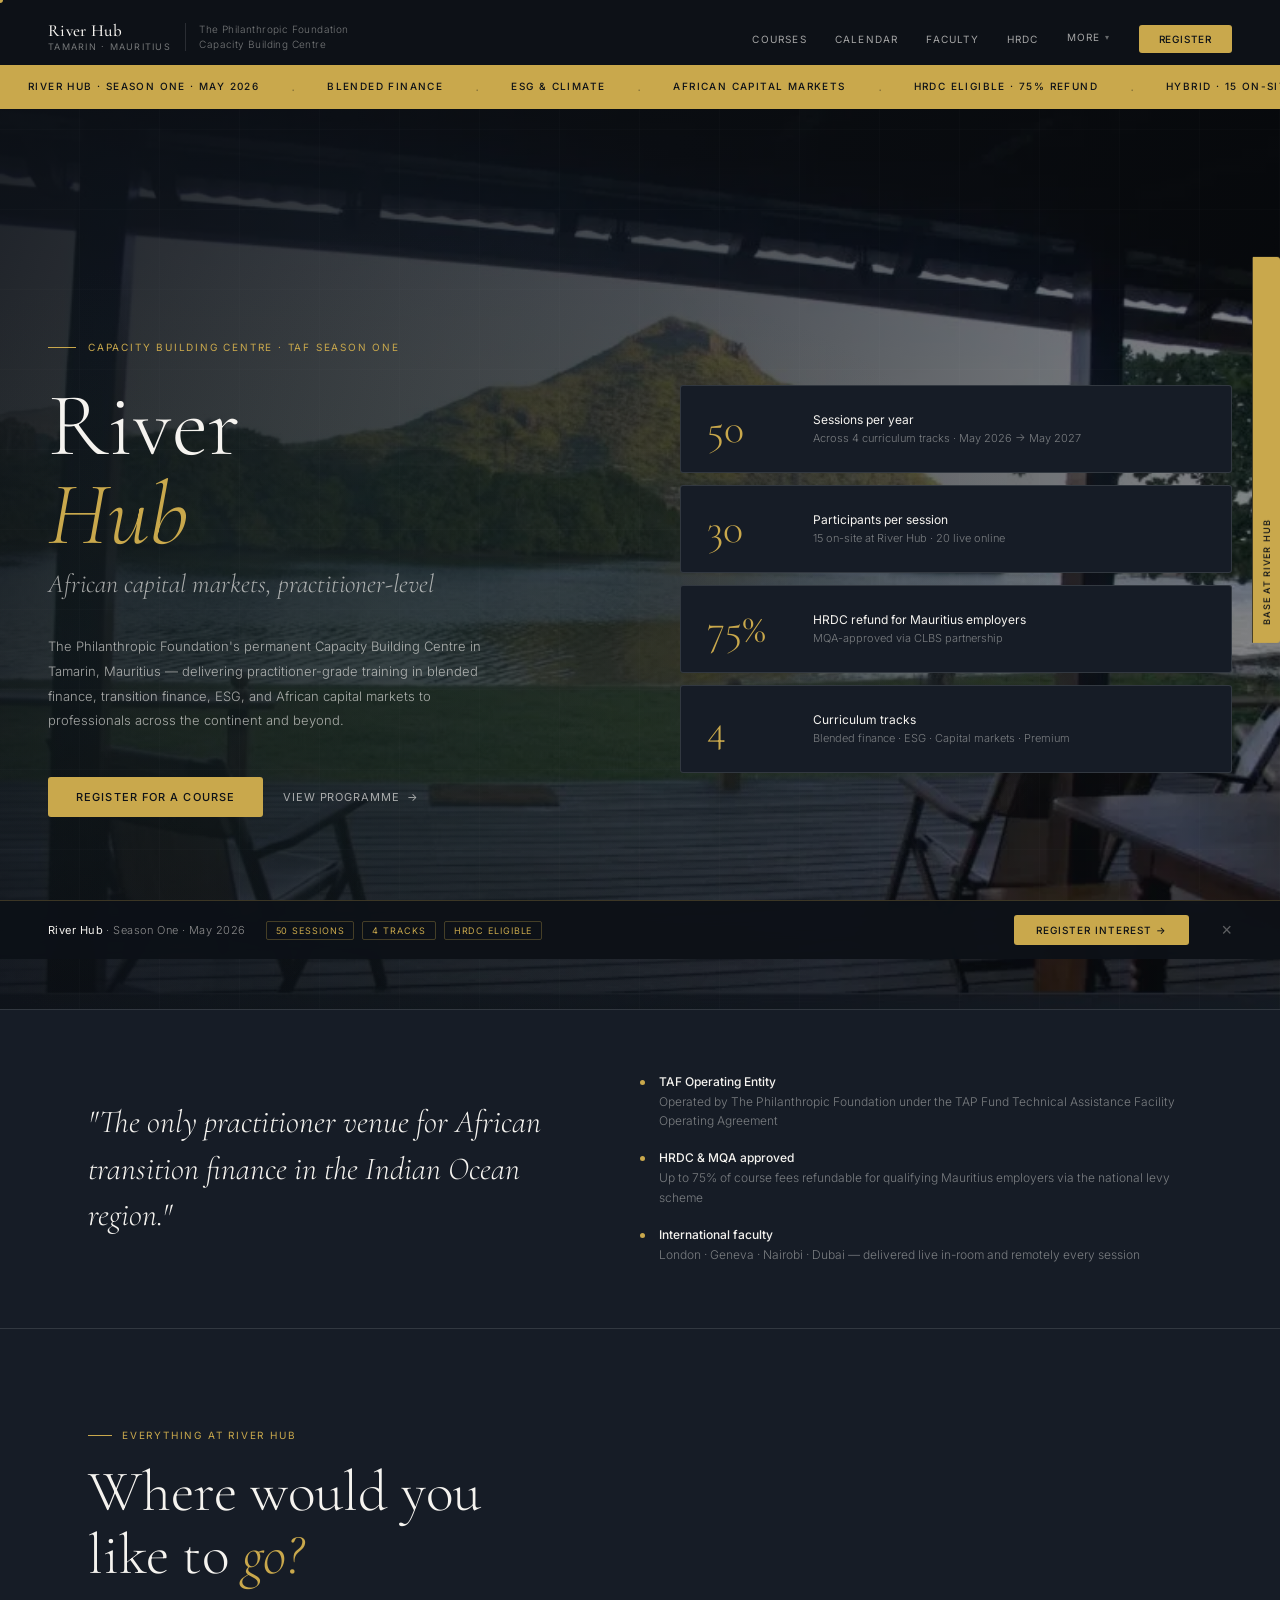
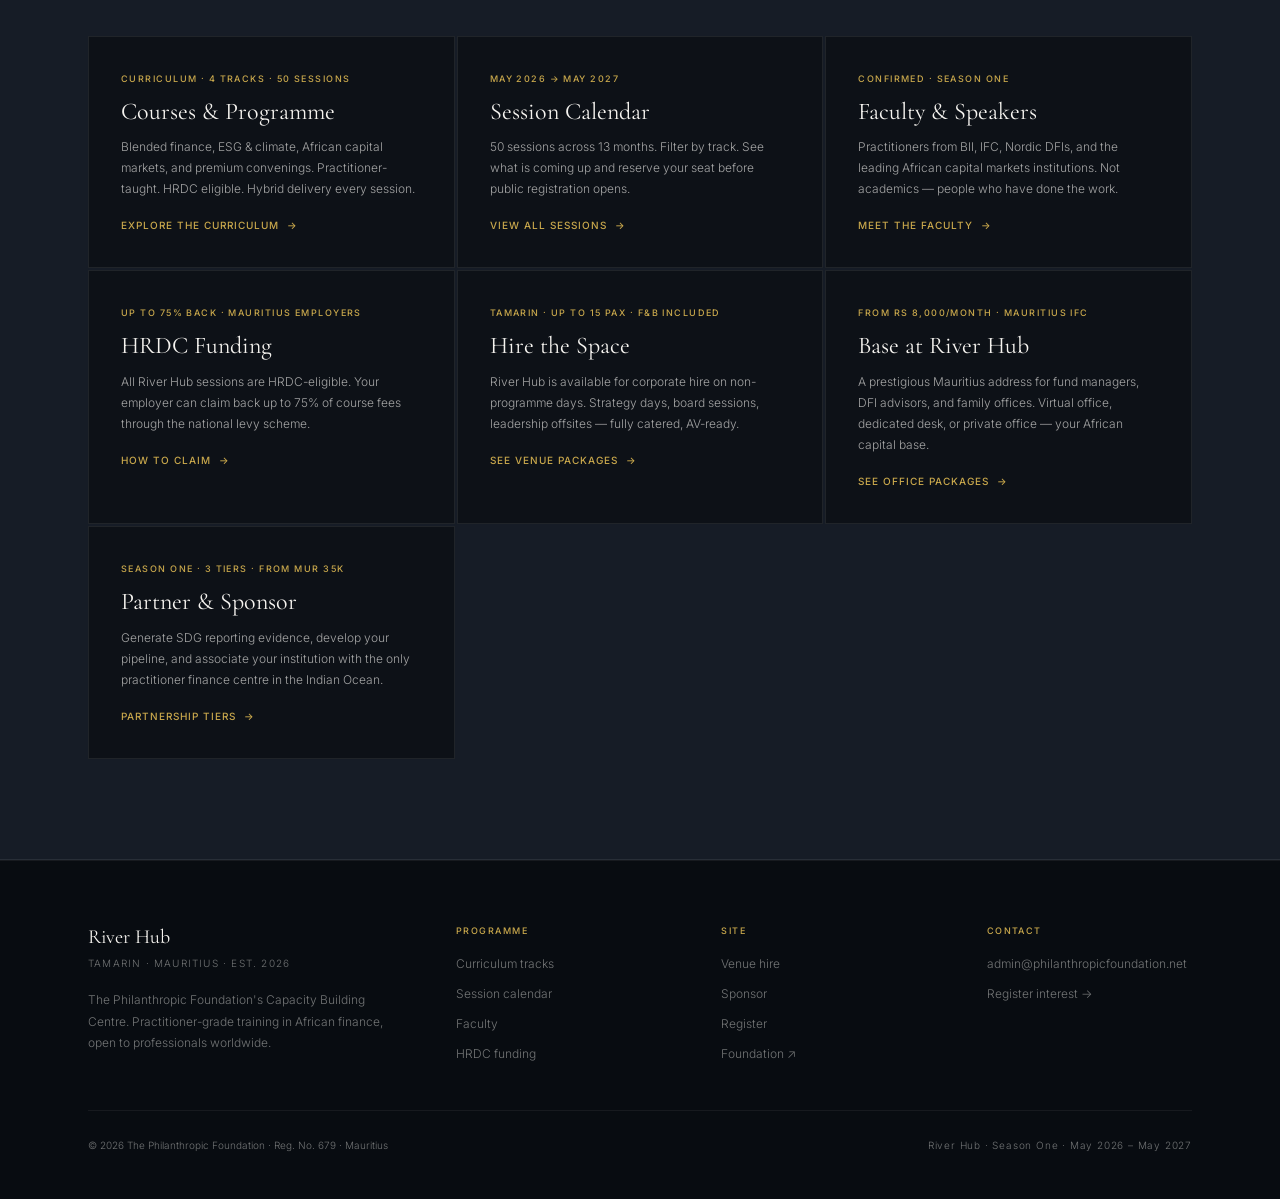
<file: index.html>
<!DOCTYPE html>
<html lang="en" dir="ltr">
<head>
<meta charset="UTF-8">
<meta name="viewport" content="width=device-width, initial-scale=1.0">
<title>River Hub · Capacity Building Centre · Tamarin, Mauritius</title>
<meta name="description" content="River Hub is the Philanthropic Foundation's permanent Capacity Building Centre in Tamarin, Mauritius — delivering practitioner-grade training in blended finance, ESG, and African capital markets.">
<link rel="canonical" href="https://riverhub.africa/">
<link rel="icon" type="image/svg+xml" href="data:image/svg+xml,<svg xmlns='http://www.w3.org/2000/svg' viewBox='0 0 32 32'><rect width='32' height='32' fill='%230d1117'/><text x='50%25' y='55%25' font-family='serif' font-size='18' fill='%23c9a84c' text-anchor='middle' dominant-baseline='middle'>R</text></svg>">
<meta name="theme-color" content="#0d1117">
<link rel="preconnect" href="https://fonts.googleapis.com">
<link rel="preconnect" href="https://fonts.gstatic.com" crossorigin>
<link href="https://fonts.googleapis.com/css2?family=Cormorant+Garamond:ital,wght@0,300;0,400;0,500;0,600;1,300;1,400;1,500&family=Inter:wght@300;400;500&display=swap" rel="stylesheet">
<link rel="stylesheet" href="/assets/main.css">
<style>
.hero{min-height:100vh;display:flex;flex-direction:column;justify-content:center;padding:140px 48px 100px;position:relative;overflow:hidden}
.hero-photo{position:absolute;inset:0;background:url('/venue.jpg') center center/cover no-repeat;z-index:0}
.hero-overlay{position:absolute;inset:0;z-index:1;background:linear-gradient(105deg,rgba(13,17,23,.92) 0%,rgba(13,17,23,.75) 45%,rgba(13,17,23,.45) 100%)}
.hero-bg{position:absolute;inset:0;background:radial-gradient(ellipse at 30% 60%,rgba(42,74,58,.2) 0%,transparent 55%);z-index:2}
.hero-grid-bg{position:absolute;inset:0;background-image:repeating-linear-gradient(0deg,transparent,transparent 79px,rgba(255,255,255,.012) 79px,rgba(255,255,255,.012) 80px),repeating-linear-gradient(90deg,transparent,transparent 79px,rgba(255,255,255,.012) 79px,rgba(255,255,255,.012) 80px);z-index:2}
.hero-inner{position:relative;z-index:3;max-width:1200px;margin:0 auto;width:100%;display:grid;grid-template-columns:1fr 1fr;gap:80px;align-items:center}
.hero-eyebrow{display:flex;align-items:center;gap:12px;font-size:10px;font-weight:400;color:var(--gold);letter-spacing:.18em;text-transform:uppercase;margin-bottom:28px}
.hero-eyebrow::before{content:'';display:block;width:28px;height:.5px;background:var(--gold)}
h1.hero-title{font-family:'Cormorant Garamond',serif;font-size:clamp(56px,7vw,96px);font-weight:300;line-height:1.0;color:var(--white);margin-bottom:6px}
h1.hero-title em{font-style:italic;color:var(--gold)}
.hero-subtitle{font-family:'Cormorant Garamond',serif;font-size:clamp(18px,2.2vw,26px);font-style:italic;font-weight:300;color:var(--muted-lg);margin-bottom:32px;line-height:1.4}
.hero-desc{font-size:13px;font-weight:300;color:var(--muted-lg);line-height:1.9;max-width:460px;margin-bottom:44px}
.hero-actions{display:flex;gap:20px;align-items:center}
.stat-card{background:var(--bg-card);border:.5px solid var(--border-lg);border-radius:var(--radius);padding:22px 26px;display:grid;grid-template-columns:auto 1fr;gap:20px;align-items:center;transition:border-color .2s;text-decoration:none}
.stat-card:hover{border-color:var(--gold)}
.stat-num{font-family:'Cormorant Garamond',serif;font-size:42px;font-weight:300;color:var(--gold);line-height:1;min-width:86px}
.stat-label{font-size:12px;font-weight:400;color:var(--white);margin-bottom:4px}
.stat-sub{font-size:11px;font-weight:300;color:var(--muted)}
.intro-band{background:var(--bg-card);border-top:.5px solid var(--border-lg);border-bottom:.5px solid var(--border-lg);padding:64px 0}
.intro-grid{display:grid;grid-template-columns:1fr .5px 1fr;align-items:center}
.intro-quote{font-family:'Cormorant Garamond',serif;font-size:clamp(22px,2.5vw,32px);font-weight:300;font-style:italic;color:var(--white);line-height:1.45;padding-right:64px}
.intro-div{background:var(--border-lg);height:80px;margin:0 64px}
.intro-meta{display:flex;flex-direction:column;gap:20px}
.intro-item{display:flex;gap:14px}
.intro-dot{width:5px;height:5px;border-radius:50%;background:var(--gold);flex-shrink:0;margin-top:6px}
.intro-item-title{font-size:12px;font-weight:500;color:var(--white);margin-bottom:3px}
.intro-item-text{font-size:12px;font-weight:300;color:var(--muted);line-height:1.6}
.nav-cards{padding:100px 0;background:var(--bg-card);border-bottom:.5px solid var(--border)}
.nav-cards-grid{display:grid;grid-template-columns:repeat(3,1fr);gap:2px;margin-top:48px}
.nav-card{background:var(--bg);border:.5px solid var(--border);padding:36px 32px;text-decoration:none;display:block;position:relative;overflow:hidden;transition:border-color .25s,transform .25s}
.nav-card:hover{border-color:var(--border-lg);transform:translateY(-2px)}
.nav-card::after{content:'';position:absolute;top:0;left:0;width:2px;height:0;background:var(--gold);transition:height .4s ease}
.nav-card:hover::after{height:100%}
.nav-card-tag{font-size:9px;font-weight:500;color:var(--gold);letter-spacing:.16em;text-transform:uppercase;margin-bottom:14px}
.nav-card-title{font-family:'Cormorant Garamond',serif;font-size:24px;font-weight:400;color:var(--white);margin-bottom:10px;line-height:1.2}
.nav-card-desc{font-size:12px;font-weight:300;color:var(--muted-lg);line-height:1.75;margin-bottom:20px}
.nav-card-cta{font-size:10px;font-weight:500;color:var(--gold);letter-spacing:.1em;text-transform:uppercase;display:flex;align-items:center;gap:8px;transition:gap .2s}
.nav-card:hover .nav-card-cta{gap:14px}
.nav-card-cta::after{content:'→'}
@keyframes fadeUp{from{opacity:0;transform:translateY(24px)}to{opacity:1;transform:none}}
.hero-inner .hero-left>*{animation:fadeUp .8s ease both}
.hero-inner .hero-left>*:nth-child(1){animation-delay:.1s}
.hero-inner .hero-left>*:nth-child(2){animation-delay:.22s}
.hero-inner .hero-left>*:nth-child(3){animation-delay:.34s}
.hero-inner .hero-left>*:nth-child(4){animation-delay:.46s}
.hero-inner .hero-left>*:nth-child(5){animation-delay:.58s}
.hero-inner .hero-right{animation:fadeUp .9s .4s ease both}
@media(max-width:900px){
  .hero{padding:120px 20px 80px}
  .hero-inner{grid-template-columns:1fr;gap:48px}
  .intro-grid{grid-template-columns:1fr;gap:32px}
  .intro-div{display:none}
  .intro-quote{padding-right:0}
  .nav-cards-grid{grid-template-columns:1fr}
}
</style>
</head>
<body>
<div id="cursor-dot"></div>
<div id="cursor-ring"></div>

<!-- STICKY BAR -->
<div id="sticky-bar">
  <div class="sticky-label"><strong>River Hub</strong> · Season One · May 2026</div>
  <div class="sticky-pills">
    <span class="sticky-pill">50 sessions</span>
    <span class="sticky-pill">4 tracks</span>
    <span class="sticky-pill">HRDC eligible</span>
  </div>
  <a href="/register/" class="sticky-cta">Register interest →</a>
  <button class="sticky-close" aria-label="Dismiss">×</button>
</div>

<!-- NAV -->
<nav id="nav">
  <a href="/" class="nav-logo">
    <div class="nav-logo-l">
      <span class="nav-logo-main">River Hub</span>
      <span class="nav-logo-sub">Tamarin · Mauritius</span>
    </div>
    <div class="nav-logo-div"></div>
    <span class="nav-logo-r">The Philanthropic Foundation<br>Capacity Building Centre</span>
  </a>
  <ul class="nav-links">
    <li><a href="/courses/">Courses</a></li>
    <li><a href="/calendar/">Calendar</a></li>
    <li><a href="/faculty/">Faculty</a></li>
    <li><a href="/hrdc/">HRDC</a></li>
    <li class="nav-more" id="nav-more">
      <button class="nav-more-btn" onclick="toggleNavMore()">More <span>▾</span></button>
      <div class="nav-dropdown">
        <a href="/venue/">Hire the space</a>
        <a href="/sponsor/">Sponsor</a>
        <a href="https://philanthropicfoundation.net" target="_blank">Foundation ↗</a>
      </div>
    </li>
    <li><a href="/register/" class="nav-cta">Register</a></li>
  </ul>
</nav>

<!-- TICKER -->
<div style="padding-top:65px"></div>
<div class="ticker">
  <div class="ticker-inner">
    <span class="ticker-text">River Hub · Season One · May 2026</span><span class="ticker-dot">·</span>
    <span class="ticker-text">Blended Finance</span><span class="ticker-dot">·</span>
    <span class="ticker-text">ESG & Climate</span><span class="ticker-dot">·</span>
    <span class="ticker-text">African Capital Markets</span><span class="ticker-dot">·</span>
    <span class="ticker-text">HRDC Eligible · 75% Refund</span><span class="ticker-dot">·</span>
    <span class="ticker-text">Hybrid · 15 On-Site · 20 Online</span><span class="ticker-dot">·</span>
    <span class="ticker-text">The Philanthropic Foundation · Reg. No. 679</span><span class="ticker-dot">·</span>
    <span class="ticker-text">River Hub · Season One · May 2026</span><span class="ticker-dot">·</span>
    <span class="ticker-text">Blended Finance</span><span class="ticker-dot">·</span>
    <span class="ticker-text">ESG & Climate</span><span class="ticker-dot">·</span>
    <span class="ticker-text">African Capital Markets</span><span class="ticker-dot">·</span>
    <span class="ticker-text">HRDC Eligible · 75% Refund</span><span class="ticker-dot">·</span>
    <span class="ticker-text">Hybrid · 15 On-Site · 20 Online</span><span class="ticker-dot">·</span>
    <span class="ticker-text">The Philanthropic Foundation · Reg. No. 679</span><span class="ticker-dot">·</span>
  </div>
</div>

<!-- HERO -->
<section class="hero">
  <div class="hero-photo"></div>
  <div class="hero-overlay"></div>
  <div class="hero-bg"></div>
  <div class="hero-grid-bg"></div>
  <div class="hero-inner">
    <div class="hero-left">
      <div class="hero-eyebrow">Capacity Building Centre · TAF Season One</div>
      <h1 class="hero-title">River<br><em>Hub</em></h1>
      <p class="hero-subtitle">African capital markets, practitioner-level</p>
      <p class="hero-desc">The Philanthropic Foundation's permanent Capacity Building Centre in Tamarin, Mauritius — delivering practitioner-grade training in blended finance, transition finance, ESG, and African capital markets to professionals across the continent and beyond.</p>
      <div class="hero-actions">
        <a href="/register/" class="btn-primary">Register for a course</a>
        <a href="/courses/" class="btn-ghost">View programme</a>
      </div>
    </div>
    <div class="hero-right" style="display:flex;flex-direction:column;gap:12px">
      <a href="/courses/" class="stat-card"><div class="stat-num">50</div><div><div class="stat-label">Sessions per year</div><div class="stat-sub">Across 4 curriculum tracks · May 2026 → May 2027</div></div></a>
      <a href="/courses/" class="stat-card"><div class="stat-num">30</div><div><div class="stat-label">Participants per session</div><div class="stat-sub">15 on-site at River Hub · 20 live online</div></div></a>
      <a href="/hrdc/" class="stat-card"><div class="stat-num">75%</div><div><div class="stat-label">HRDC refund for Mauritius employers</div><div class="stat-sub">MQA-approved via CLBS partnership</div></div></a>
      <a href="/courses/" class="stat-card"><div class="stat-num">4</div><div><div class="stat-label">Curriculum tracks</div><div class="stat-sub">Blended finance · ESG · Capital markets · Premium</div></div></a>
    </div>
  </div>
</section>

<!-- INTRO BAND -->
<div class="intro-band">
  <div class="container">
    <div class="intro-grid">
      <p class="intro-quote">"The only practitioner venue for African transition finance in the Indian Ocean region."</p>
      <div class="intro-div"></div>
      <div class="intro-meta">
        <div class="intro-item"><div class="intro-dot"></div><div><div class="intro-item-title">TAF Operating Entity</div><div class="intro-item-text">Operated by The Philanthropic Foundation under the TAP Fund Technical Assistance Facility Operating Agreement</div></div></div>
        <div class="intro-item"><div class="intro-dot"></div><div><div class="intro-item-title">HRDC & MQA approved</div><div class="intro-item-text">Up to 75% of course fees refundable for qualifying Mauritius employers via the national levy scheme</div></div></div>
        <div class="intro-item"><div class="intro-dot"></div><div><div class="intro-item-title">International faculty</div><div class="intro-item-text">London · Geneva · Nairobi · Dubai — delivered live in-room and remotely every session</div></div></div>
      </div>
    </div>
  </div>
</div>

<!-- NAV CARDS -->
<section class="nav-cards">
  <div class="container">
    <div class="reveal">
      <div class="section-tag">Everything at River Hub</div>
      <h2 class="section-title">Where would you<br>like to <em>go?</em></h2>
    </div>
    <div class="nav-cards-grid reveal" style="transition-delay:.08s">
      <a href="/courses/" class="nav-card">
        <div class="nav-card-tag">Curriculum · 4 tracks · 50 sessions</div>
        <div class="nav-card-title">Courses & Programme</div>
        <div class="nav-card-desc">Blended finance, ESG & climate, African capital markets, and premium convenings. Practitioner-taught. HRDC eligible. Hybrid delivery every session.</div>
        <div class="nav-card-cta">Explore the curriculum</div>
      </a>
      <a href="/calendar/" class="nav-card">
        <div class="nav-card-tag">May 2026 → May 2027</div>
        <div class="nav-card-title">Session Calendar</div>
        <div class="nav-card-desc">50 sessions across 13 months. Filter by track. See what is coming up and reserve your seat before public registration opens.</div>
        <div class="nav-card-cta">View all sessions</div>
      </a>
      <a href="/faculty/" class="nav-card">
        <div class="nav-card-tag">Confirmed · Season One</div>
        <div class="nav-card-title">Faculty & Speakers</div>
        <div class="nav-card-desc">Practitioners from BII, IFC, Nordic DFIs, and the leading African capital markets institutions. Not academics — people who have done the work.</div>
        <div class="nav-card-cta">Meet the faculty</div>
      </a>
      <a href="/hrdc/" class="nav-card">
        <div class="nav-card-tag">Up to 75% back · Mauritius employers</div>
        <div class="nav-card-title">HRDC Funding</div>
        <div class="nav-card-desc">All River Hub sessions are HRDC-eligible. Your employer can claim back up to 75% of course fees through the national levy scheme.</div>
        <div class="nav-card-cta">How to claim</div>
      </a>
      <a href="/venue/" class="nav-card">
        <div class="nav-card-tag">Tamarin · Up to 15 pax · F&B included</div>
        <div class="nav-card-title">Hire the Space</div>
        <div class="nav-card-desc">River Hub is available for corporate hire on non-programme days. Strategy days, board sessions, leadership offsites — fully catered, AV-ready.</div>
        <div class="nav-card-cta">See venue packages</div>
      </a>
      <a href="/base/" class="nav-card">
        <div class="nav-card-tag">From Rs 8,000/month · Mauritius IFC</div>
        <div class="nav-card-title">Base at River Hub</div>
        <div class="nav-card-desc">A prestigious Mauritius address for fund managers, DFI advisors, and family offices. Virtual office, dedicated desk, or private office — your African capital base.</div>
        <div class="nav-card-cta">See office packages</div>
      </a>
      <a href="/sponsor/" class="nav-card">
        <div class="nav-card-tag">Season One · 3 tiers · From MUR 35k</div>
        <div class="nav-card-title">Partner & Sponsor</div>
        <div class="nav-card-desc">Generate SDG reporting evidence, develop your pipeline, and associate your institution with the only practitioner finance centre in the Indian Ocean.</div>
        <div class="nav-card-cta">Partnership tiers</div>
      </a>
    </div>
  </div>
</section>

<!-- FOOTER -->
<footer>
  <div class="container">
    <div class="footer-grid">
      <div>
        <div class="footer-name">River Hub</div>
        <div class="footer-sub">Tamarin · Mauritius · Est. 2026</div>
        <p class="footer-desc">The Philanthropic Foundation's Capacity Building Centre. Practitioner-grade training in African finance, open to professionals worldwide.</p>
      </div>
      <div>
        <div class="footer-col-title">Programme</div>
        <ul class="footer-links">
          <li><a href="/courses/">Curriculum tracks</a></li>
          <li><a href="/calendar/">Session calendar</a></li>
          <li><a href="/faculty/">Faculty</a></li>
          <li><a href="/hrdc/">HRDC funding</a></li>
        </ul>
      </div>
      <div>
        <div class="footer-col-title">Site</div>
        <ul class="footer-links">
          <li><a href="/venue/">Venue hire</a></li>
          <li><a href="/sponsor/">Sponsor</a></li>
          <li><a href="/register/">Register</a></li>
          <li><a href="https://philanthropicfoundation.net" target="_blank">Foundation ↗</a></li>
        </ul>
      </div>
      <div>
        <div class="footer-col-title">Contact</div>
        <ul class="footer-links">
          <li><a href="mailto:admin@philanthropicfoundation.net">admin@philanthropicfoundation.net</a></li>
          <li><a href="/register/">Register interest →</a></li>
        </ul>
      </div>
    </div>
    <div class="footer-bottom">
      <div class="footer-copy">© 2026 The Philanthropic Foundation · Reg. No. 679 · Mauritius</div>
      <div class="footer-season">River Hub · Season One · May 2026 – May 2027</div>
    </div>
  </div>
</footer>

<script src="/assets/main.js"></script>
</body>
</html>
</file>
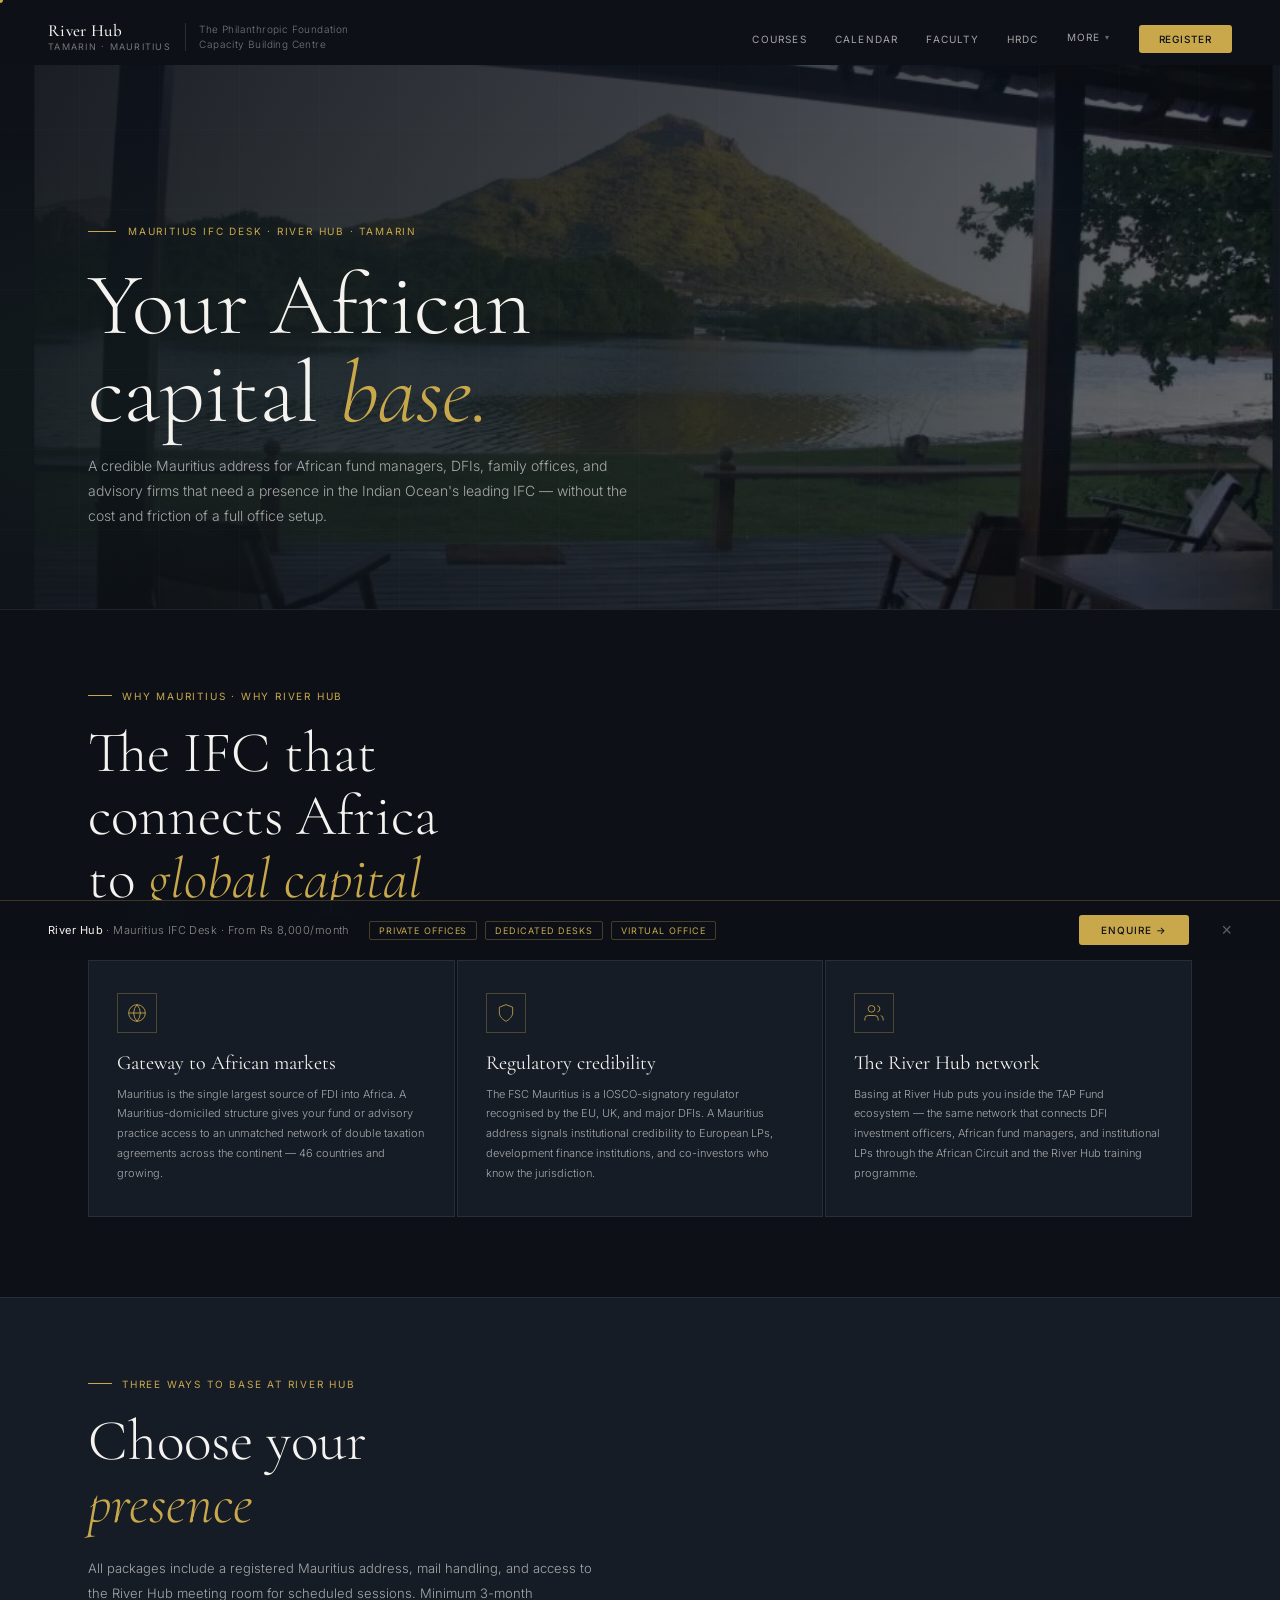
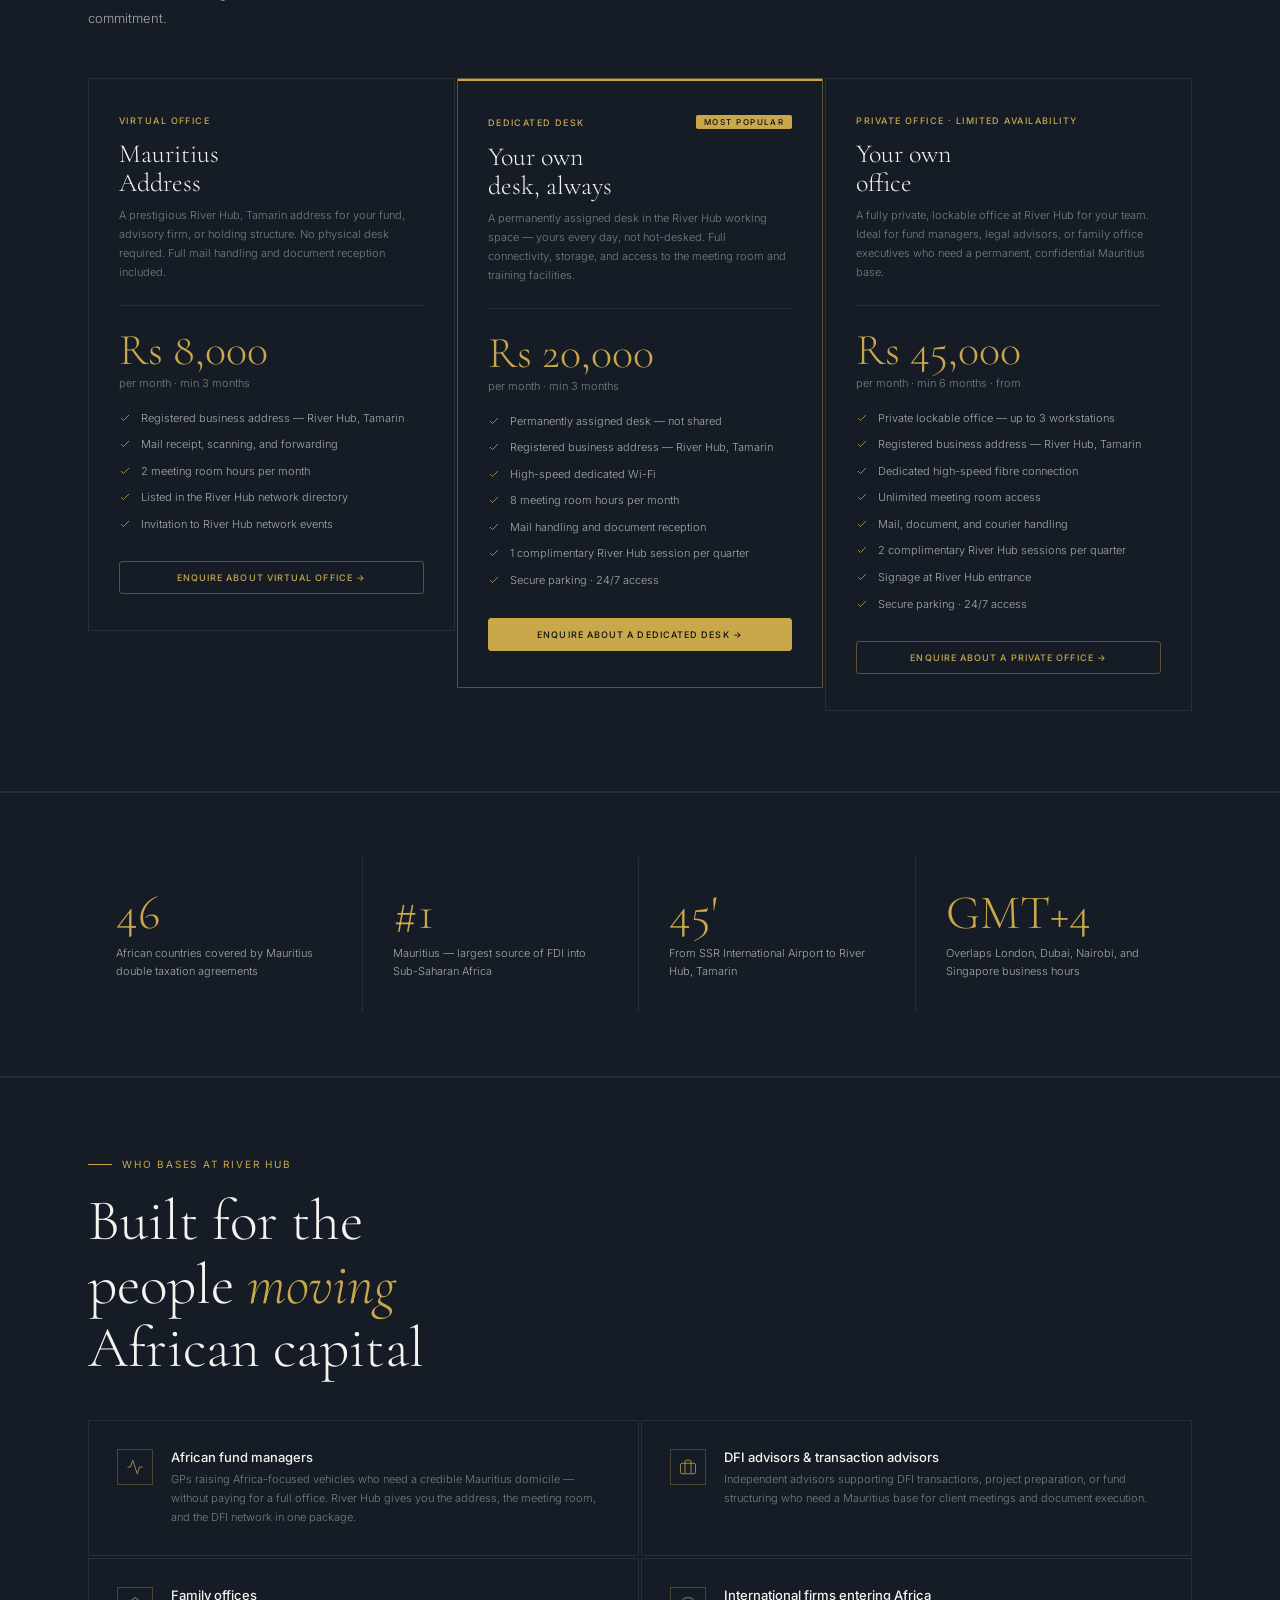
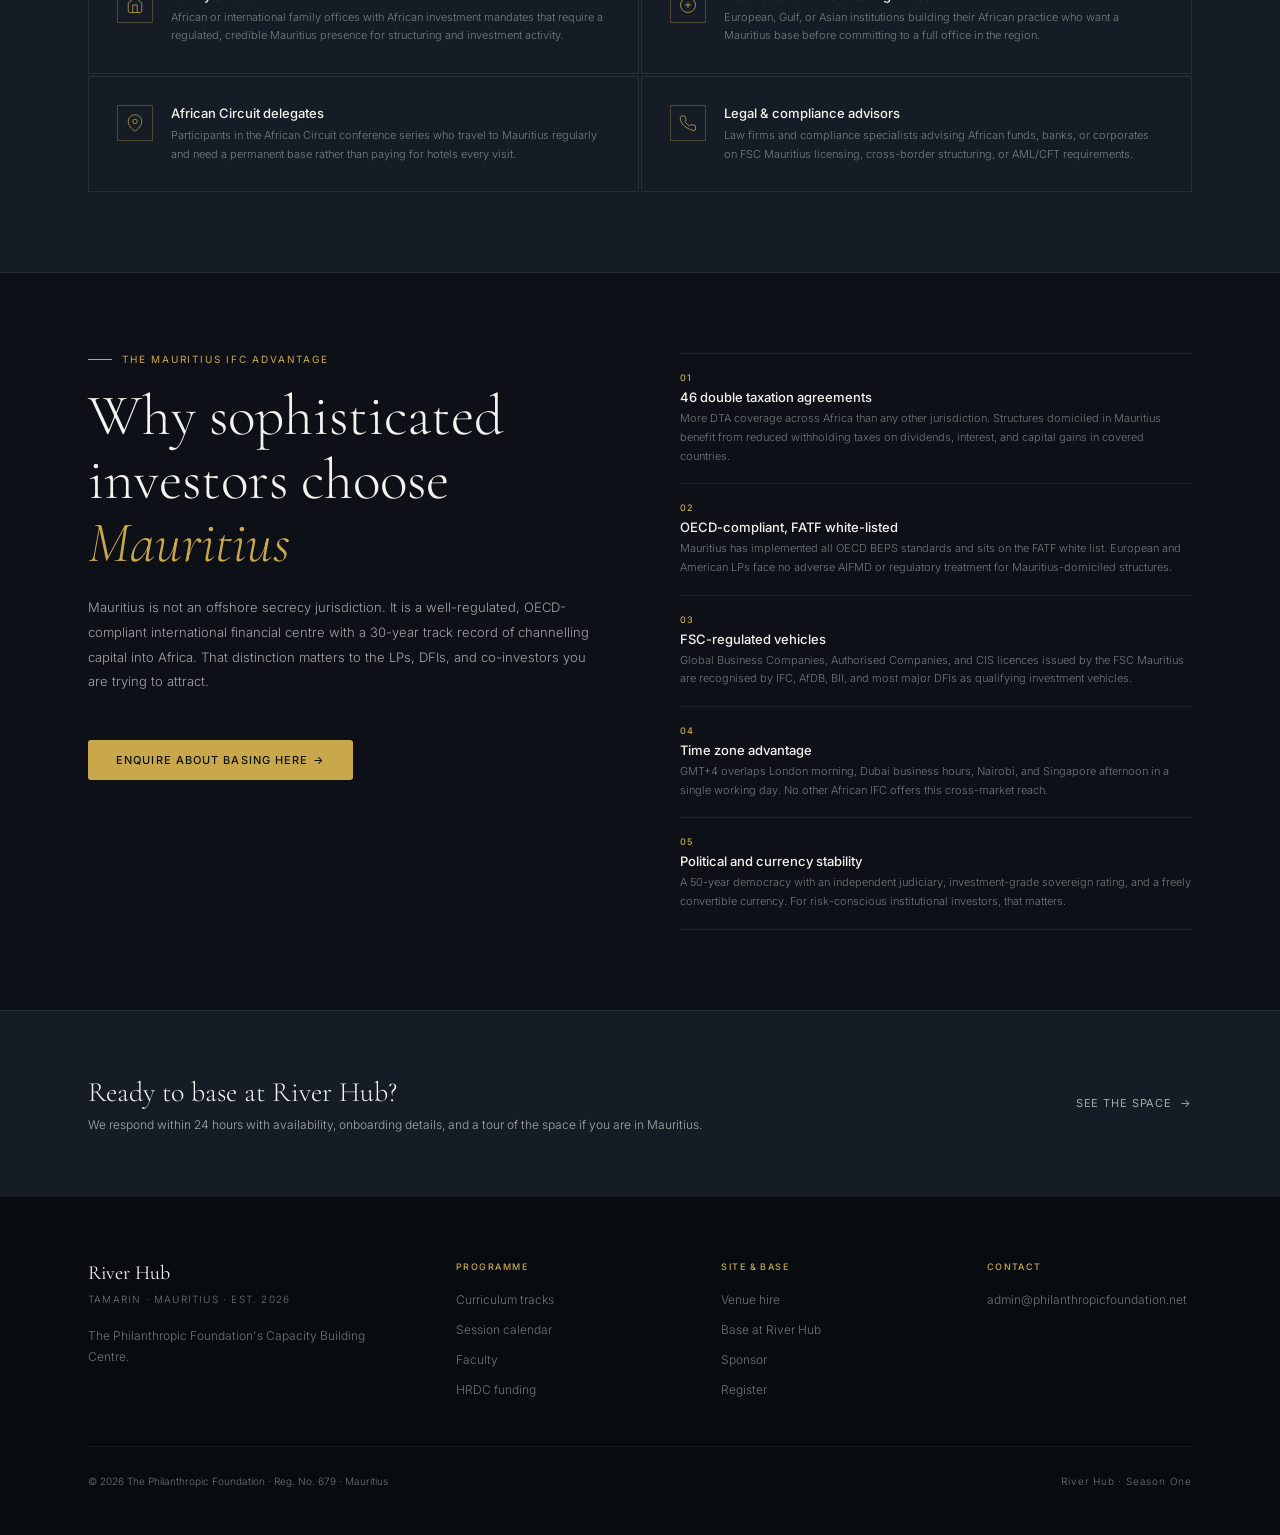
<file: base/index.html>
<!DOCTYPE html>
<html lang="en">
<head>
<meta charset="UTF-8"><meta name="viewport" content="width=device-width, initial-scale=1.0">
<title>Base at River Hub · Mauritius IFC Desk · Tamarin</title>
<meta name="description" content="A prestigious Mauritius address for African fund managers, DFIs, and advisory firms. Private offices, dedicated desks, and virtual office packages at River Hub, Tamarin.">
<link rel="canonical" href="https://riverhub.africa/base/">
<link rel="icon" type="image/svg+xml" href="data:image/svg+xml,<svg xmlns='http://www.w3.org/2000/svg' viewBox='0 0 32 32'><rect width='32' height='32' fill='%230d1117'/><text x='50%25' y='55%25' font-family='serif' font-size='18' fill='%23c9a84c' text-anchor='middle' dominant-baseline='middle'>R</text></svg>">
<meta name="theme-color" content="#0d1117">
<link rel="preconnect" href="https://fonts.googleapis.com">
<link rel="preconnect" href="https://fonts.gstatic.com" crossorigin>
<link href="https://fonts.googleapis.com/css2?family=Cormorant+Garamond:ital,wght@0,300;0,400;0,500;0,600;1,300;1,400;1,500&family=Inter:wght@300;400;500&display=swap" rel="stylesheet">
<link rel="stylesheet" href="/assets/main.css">
<style>
a,h1,h2,h3,h4{text-decoration:none}
.section-title{text-decoration:none}
h1,h2,h3,h4,h5,h6{text-decoration:none!important}
*{-webkit-text-decoration:none}
.page-header-photo{position:absolute;inset:0;background:url('/venue.jpg') center center/cover no-repeat;z-index:0}
.page-header-photo-overlay{position:absolute;inset:0;background:linear-gradient(105deg,rgba(13,17,23,.95) 0%,rgba(13,17,23,.80) 50%,rgba(13,17,23,.60) 100%);z-index:1}
.why-grid{display:grid;grid-template-columns:repeat(3,1fr);gap:2px;margin-top:48px}
.why-card{background:var(--bg-card);border:.5px solid var(--border);padding:32px 28px;position:relative;overflow:hidden;transition:border-color .25s}
.why-card:hover{border-color:var(--border-lg)}
.why-card::after{content:'';position:absolute;top:0;left:0;width:2px;height:0;background:var(--gold);transition:height .4s ease}
.why-card:hover::after{height:100%}
.why-icon{width:40px;height:40px;border:.5px solid rgba(201,168,76,.3);display:flex;align-items:center;justify-content:center;margin-bottom:18px;color:var(--gold)}
.why-title{font-family:'Cormorant Garamond',serif;font-size:20px;font-weight:400;color:var(--white);margin-bottom:10px;line-height:1.2}
.why-text{font-size:11px;font-weight:300;color:var(--muted-lg);line-height:1.8}

/* PACKAGES */
.pkg-grid{display:grid;grid-template-columns:repeat(3,1fr);gap:2px;margin-top:48px;align-items:start}
.pkg-card{background:var(--bg-card);border:.5px solid var(--border);padding:36px 30px;position:relative;transition:border-color .25s}
.pkg-card:hover{border-color:var(--border-lg)}
.pkg-card.featured{border-color:rgba(201,168,76,.4)}
.pkg-card.featured::before{content:'';position:absolute;top:0;left:0;right:0;height:2px;background:var(--gold)}
.pkg-eyebrow{font-size:9px;font-weight:500;color:var(--gold);letter-spacing:.16em;text-transform:uppercase;margin-bottom:14px;display:flex;align-items:center;justify-content:space-between}
.pkg-badge{background:var(--gold);color:var(--bg);padding:2px 8px;border-radius:2px;font-size:8px;font-weight:500}
.pkg-title{font-family:'Cormorant Garamond',serif;font-size:26px;font-weight:300;color:var(--white);line-height:1.1;margin-bottom:8px}
.pkg-desc{font-size:11px;font-weight:300;color:var(--muted);line-height:1.75;margin-bottom:22px;padding-bottom:22px;border-bottom:.5px solid var(--border)}
.pkg-price{font-family:'Cormorant Garamond',serif;font-size:44px;font-weight:300;color:var(--gold);line-height:1;margin-bottom:4px}
.pkg-price-unit{font-size:11px;font-weight:300;color:var(--muted);margin-bottom:20px}
.pkg-includes{display:flex;flex-direction:column;gap:9px;margin-bottom:28px}
.pkg-inc{display:flex;align-items:flex-start;gap:10px;font-size:11px;font-weight:300;color:var(--muted-lg);line-height:1.6}
.pkg-inc svg{flex-shrink:0;margin-top:2px;color:var(--gold)}
.pkg-enquire{display:inline-block;font-size:9px;font-weight:500;letter-spacing:.12em;text-transform:uppercase;color:var(--gold);border:.5px solid rgba(201,168,76,.4);padding:10px 20px;text-decoration:none;transition:all .2s;border-radius:var(--radius);width:100%;text-align:center}
.pkg-enquire:hover{background:rgba(201,168,76,.08);border-color:var(--gold)}
.pkg-card.featured .pkg-enquire{background:var(--gold);color:var(--bg);border-color:var(--gold)}
.pkg-card.featured .pkg-enquire:hover{background:var(--gold-lt)}

/* WHO */
.who-grid{display:grid;grid-template-columns:1fr 1fr;gap:2px;margin-top:40px}
.who-card{background:var(--bg-card);border:.5px solid var(--border);padding:28px 28px;display:flex;gap:18px;align-items:flex-start;transition:border-color .2s;text-decoration:none}
.who-card *{text-decoration:none}
.who-card:hover{border-color:var(--border-lg)}
.who-icon{width:36px;height:36px;border:.5px solid rgba(201,168,76,.3);display:flex;align-items:center;justify-content:center;flex-shrink:0;color:var(--gold)}
.who-title{font-size:13px;font-weight:500;color:var(--white);margin-bottom:5px}
.who-text{font-size:11px;font-weight:300;color:var(--muted);line-height:1.7}

/* STATS */
.stats-band{background:var(--bg-card);border-top:.5px solid var(--border);border-bottom:.5px solid var(--border);padding:64px 0}
.stats-grid{display:grid;grid-template-columns:repeat(4,1fr);gap:2px}
.stat-box{padding:32px 28px;border-right:.5px solid var(--border)}
.stat-box:last-child{border-right:none}
.stat-val{font-family:'Cormorant Garamond',serif;font-size:48px;font-weight:300;color:var(--gold);line-height:1;margin-bottom:8px}
.stat-label{font-size:11px;font-weight:300;color:var(--muted-lg);line-height:1.6}

/* IFC BAND */
.ifc-band{padding:80px 0}
.ifc-grid{display:grid;grid-template-columns:1fr 1fr;gap:80px;align-items:start}
.ifc-point{padding:18px 0;border-top:.5px solid var(--border)}
.ifc-point:last-child{border-bottom:.5px solid var(--border)}
.ifc-point-num{font-size:9px;font-weight:500;color:var(--gold);letter-spacing:.14em;text-transform:uppercase;margin-bottom:6px}
.ifc-point-title{font-size:13px;font-weight:500;color:var(--white);margin-bottom:4px}
.ifc-point-text{font-size:11px;font-weight:300;color:var(--muted);line-height:1.7}

@media(max-width:900px){.why-grid,.pkg-grid,.ifc-grid{grid-template-columns:1fr;gap:2px}.who-grid{grid-template-columns:1fr}.stats-grid{grid-template-columns:1fr 1fr}.stat-box{border-right:none;border-bottom:.5px solid var(--border)}}
</style>
</head>
<body>
<div id="cursor-dot"></div><div id="cursor-ring"></div>
<div id="sticky-bar">
  <div class="sticky-label"><strong>River Hub</strong> · Mauritius IFC Desk · From Rs 8,000/month</div>
  <div class="sticky-pills"><span class="sticky-pill">Private offices</span><span class="sticky-pill">Dedicated desks</span><span class="sticky-pill">Virtual office</span></div>
  <a href="mailto:admin@philanthropicfoundation.net?subject=River Hub — Base Enquiry" class="sticky-cta">Enquire →</a>
  <button class="sticky-close" aria-label="Dismiss">×</button>
</div>
<nav id="nav">
  <a href="/" class="nav-logo"><div class="nav-logo-l"><span class="nav-logo-main">River Hub</span><span class="nav-logo-sub">Tamarin · Mauritius</span></div><div class="nav-logo-div"></div><span class="nav-logo-r">The Philanthropic Foundation<br>Capacity Building Centre</span></a>
  <ul class="nav-links">
    <li><a href="/courses/">Courses</a></li>
    <li><a href="/calendar/">Calendar</a></li>
    <li><a href="/faculty/">Faculty</a></li>
    <li><a href="/hrdc/">HRDC</a></li>
    <li class="nav-more" id="nav-more"><button class="nav-more-btn" onclick="toggleNavMore()">More <span>▾</span></button><div class="nav-dropdown"><a href="/venue/">Hire the space</a><a href="/base/">Base here</a><a href="/sponsor/">Sponsor</a><a href="https://philanthropicfoundation.net" target="_blank">Foundation ↗</a></div></li>
    <li><a href="/register/" class="nav-cta">Register</a></li>
  </ul>
</nav>
<div style="padding-top:65px"></div>

<!-- PAGE HEADER -->
<div class="page-header">
  <div class="page-header-photo"></div>
  <div class="page-header-photo-overlay"></div>
  <div class="page-header-grid"></div>
  <div class="page-header-inner">
    <div class="page-eyebrow">Mauritius IFC Desk · River Hub · Tamarin</div>
    <h1 class="page-title">Your African<br>capital <em>base.</em></h1>
    <p class="page-subtitle">A credible Mauritius address for African fund managers, DFIs, family offices, and advisory firms that need a presence in the Indian Ocean's leading IFC — without the cost and friction of a full office setup.</p>
  </div>
</div>

<!-- WHY MAURITIUS -->
<section style="padding:80px 0">
  <div class="container">
    <div class="reveal">
      <div class="section-tag">Why Mauritius · Why River Hub</div>
      <h2 class="section-title">The IFC that<br>connects Africa<br>to <em>global capital</em></h2>
    </div>
    <div class="why-grid reveal" style="transition-delay:.08s">
      <div class="why-card">
        <div class="why-icon"><svg viewBox="0 0 24 24" fill="none" stroke="currentColor" stroke-width="1" width="20" height="20"><circle cx="12" cy="12" r="10"/><line x1="2" y1="12" x2="22" y2="12"/><path d="M12 2a15.3 15.3 0 0 1 4 10 15.3 15.3 0 0 1-4 10 15.3 15.3 0 0 1-4-10 15.3 15.3 0 0 1 4-10z"/></svg></div>
        <div class="why-title">Gateway to African markets</div>
        <div class="why-text">Mauritius is the single largest source of FDI into Africa. A Mauritius-domiciled structure gives your fund or advisory practice access to an unmatched network of double taxation agreements across the continent — 46 countries and growing.</div>
      </div>
      <div class="why-card">
        <div class="why-icon"><svg viewBox="0 0 24 24" fill="none" stroke="currentColor" stroke-width="1" width="20" height="20"><path d="M12 22s8-4 8-10V5l-8-3-8 3v7c0 6 8 10 8 10z"/></svg></div>
        <div class="why-title">Regulatory credibility</div>
        <div class="why-text">The FSC Mauritius is a IOSCO-signatory regulator recognised by the EU, UK, and major DFIs. A Mauritius address signals institutional credibility to European LPs, development finance institutions, and co-investors who know the jurisdiction.</div>
      </div>
      <div class="why-card">
        <div class="why-icon"><svg viewBox="0 0 24 24" fill="none" stroke="currentColor" stroke-width="1" width="20" height="20"><path d="M17 21v-2a4 4 0 0 0-4-4H5a4 4 0 0 0-4 4v2"/><circle cx="9" cy="7" r="4"/><path d="M23 21v-2a4 4 0 0 0-3-3.87"/><path d="M16 3.13a4 4 0 0 1 0 7.75"/></svg></div>
        <div class="why-title">The River Hub network</div>
        <div class="why-text">Basing at River Hub puts you inside the TAP Fund ecosystem — the same network that connects DFI investment officers, African fund managers, and institutional LPs through the African Circuit and the River Hub training programme.</div>
      </div>
    </div>
  </div>
</section>

<!-- PACKAGES -->
<section style="background:var(--bg-card);border-top:.5px solid var(--border);border-bottom:.5px solid var(--border);padding:80px 0">
  <div class="container">
    <div class="reveal">
      <div class="section-tag">Three ways to base at River Hub</div>
      <h2 class="section-title">Choose your<br><em>presence</em></h2>
      <p class="section-body" style="max-width:520px">All packages include a registered Mauritius address, mail handling, and access to the River Hub meeting room for scheduled sessions. Minimum 3-month commitment.</p>
    </div>
    <div class="pkg-grid reveal" style="transition-delay:.08s">

      <!-- Virtual Office -->
      <div class="pkg-card">
        <div class="pkg-eyebrow">Virtual Office</div>
        <div class="pkg-title">Mauritius<br>Address</div>
        <div class="pkg-desc">A prestigious River Hub, Tamarin address for your fund, advisory firm, or holding structure. No physical desk required. Full mail handling and document reception included.</div>
        <div class="pkg-price">Rs 8,000</div>
        <div class="pkg-price-unit">per month · min 3 months</div>
        <div class="pkg-includes">
          <div class="pkg-inc"><svg viewBox="0 0 24 24" fill="none" stroke="currentColor" stroke-width="1.5" width="12" height="12"><polyline points="20 6 9 17 4 12"/></svg>Registered business address — River Hub, Tamarin</div>
          <div class="pkg-inc"><svg viewBox="0 0 24 24" fill="none" stroke="currentColor" stroke-width="1.5" width="12" height="12"><polyline points="20 6 9 17 4 12"/></svg>Mail receipt, scanning, and forwarding</div>
          <div class="pkg-inc"><svg viewBox="0 0 24 24" fill="none" stroke="currentColor" stroke-width="1.5" width="12" height="12"><polyline points="20 6 9 17 4 12"/></svg>2 meeting room hours per month</div>
          <div class="pkg-inc"><svg viewBox="0 0 24 24" fill="none" stroke="currentColor" stroke-width="1.5" width="12" height="12"><polyline points="20 6 9 17 4 12"/></svg>Listed in the River Hub network directory</div>
          <div class="pkg-inc"><svg viewBox="0 0 24 24" fill="none" stroke="currentColor" stroke-width="1.5" width="12" height="12"><polyline points="20 6 9 17 4 12"/></svg>Invitation to River Hub network events</div>
        </div>
        <a onclick="openModal('Base at River Hub Enquiry')" href="#" class="pkg-enquire">Enquire about virtual office →</a>
      </div>

      <!-- Dedicated Desk -->
      <div class="pkg-card featured">
        <div class="pkg-eyebrow">Dedicated Desk <span class="pkg-badge">Most popular</span></div>
        <div class="pkg-title">Your own<br>desk, always</div>
        <div class="pkg-desc">A permanently assigned desk in the River Hub working space — yours every day, not hot-desked. Full connectivity, storage, and access to the meeting room and training facilities.</div>
        <div class="pkg-price">Rs 20,000</div>
        <div class="pkg-price-unit">per month · min 3 months</div>
        <div class="pkg-includes">
          <div class="pkg-inc"><svg viewBox="0 0 24 24" fill="none" stroke="currentColor" stroke-width="1.5" width="12" height="12"><polyline points="20 6 9 17 4 12"/></svg>Permanently assigned desk — not shared</div>
          <div class="pkg-inc"><svg viewBox="0 0 24 24" fill="none" stroke="currentColor" stroke-width="1.5" width="12" height="12"><polyline points="20 6 9 17 4 12"/></svg>Registered business address — River Hub, Tamarin</div>
          <div class="pkg-inc"><svg viewBox="0 0 24 24" fill="none" stroke="currentColor" stroke-width="1.5" width="12" height="12"><polyline points="20 6 9 17 4 12"/></svg>High-speed dedicated Wi-Fi</div>
          <div class="pkg-inc"><svg viewBox="0 0 24 24" fill="none" stroke="currentColor" stroke-width="1.5" width="12" height="12"><polyline points="20 6 9 17 4 12"/></svg>8 meeting room hours per month</div>
          <div class="pkg-inc"><svg viewBox="0 0 24 24" fill="none" stroke="currentColor" stroke-width="1.5" width="12" height="12"><polyline points="20 6 9 17 4 12"/></svg>Mail handling and document reception</div>
          <div class="pkg-inc"><svg viewBox="0 0 24 24" fill="none" stroke="currentColor" stroke-width="1.5" width="12" height="12"><polyline points="20 6 9 17 4 12"/></svg>1 complimentary River Hub session per quarter</div>
          <div class="pkg-inc"><svg viewBox="0 0 24 24" fill="none" stroke="currentColor" stroke-width="1.5" width="12" height="12"><polyline points="20 6 9 17 4 12"/></svg>Secure parking · 24/7 access</div>
        </div>
        <a onclick="openModal('Base at River Hub Enquiry')" href="#" class="pkg-enquire">Enquire about a dedicated desk →</a>
      </div>

      <!-- Private Office -->
      <div class="pkg-card">
        <div class="pkg-eyebrow">Private Office · Limited availability</div>
        <div class="pkg-title">Your own<br>office</div>
        <div class="pkg-desc">A fully private, lockable office at River Hub for your team. Ideal for fund managers, legal advisors, or family office executives who need a permanent, confidential Mauritius base.</div>
        <div class="pkg-price">Rs 45,000</div>
        <div class="pkg-price-unit">per month · min 6 months · from</div>
        <div class="pkg-includes">
          <div class="pkg-inc"><svg viewBox="0 0 24 24" fill="none" stroke="currentColor" stroke-width="1.5" width="12" height="12"><polyline points="20 6 9 17 4 12"/></svg>Private lockable office — up to 3 workstations</div>
          <div class="pkg-inc"><svg viewBox="0 0 24 24" fill="none" stroke="currentColor" stroke-width="1.5" width="12" height="12"><polyline points="20 6 9 17 4 12"/></svg>Registered business address — River Hub, Tamarin</div>
          <div class="pkg-inc"><svg viewBox="0 0 24 24" fill="none" stroke="currentColor" stroke-width="1.5" width="12" height="12"><polyline points="20 6 9 17 4 12"/></svg>Dedicated high-speed fibre connection</div>
          <div class="pkg-inc"><svg viewBox="0 0 24 24" fill="none" stroke="currentColor" stroke-width="1.5" width="12" height="12"><polyline points="20 6 9 17 4 12"/></svg>Unlimited meeting room access</div>
          <div class="pkg-inc"><svg viewBox="0 0 24 24" fill="none" stroke="currentColor" stroke-width="1.5" width="12" height="12"><polyline points="20 6 9 17 4 12"/></svg>Mail, document, and courier handling</div>
          <div class="pkg-inc"><svg viewBox="0 0 24 24" fill="none" stroke="currentColor" stroke-width="1.5" width="12" height="12"><polyline points="20 6 9 17 4 12"/></svg>2 complimentary River Hub sessions per quarter</div>
          <div class="pkg-inc"><svg viewBox="0 0 24 24" fill="none" stroke="currentColor" stroke-width="1.5" width="12" height="12"><polyline points="20 6 9 17 4 12"/></svg>Signage at River Hub entrance</div>
          <div class="pkg-inc"><svg viewBox="0 0 24 24" fill="none" stroke="currentColor" stroke-width="1.5" width="12" height="12"><polyline points="20 6 9 17 4 12"/></svg>Secure parking · 24/7 access</div>
        </div>
        <a onclick="openModal('Base at River Hub Enquiry')" href="#" class="pkg-enquire">Enquire about a private office →</a>
      </div>

    </div>
  </div>
</section>

<!-- STATS -->
<div class="stats-band">
  <div class="container">
    <div class="stats-grid reveal">
      <div class="stat-box"><div class="stat-val">46</div><div class="stat-label">African countries covered by Mauritius double taxation agreements</div></div>
      <div class="stat-box"><div class="stat-val">#1</div><div class="stat-label">Mauritius — largest source of FDI into Sub-Saharan Africa</div></div>
      <div class="stat-box"><div class="stat-val">45'</div><div class="stat-label">From SSR International Airport to River Hub, Tamarin</div></div>
      <div class="stat-box"><div class="stat-val">GMT+4</div><div class="stat-label">Overlaps London, Dubai, Nairobi, and Singapore business hours</div></div>
    </div>
  </div>
</div>

<!-- WHO IS THIS FOR -->
<section style="padding:80px 0;background:var(--bg-card);border-top:.5px solid var(--border);border-bottom:.5px solid var(--border)">
  <div class="container">
    <div class="reveal">
      <div class="section-tag">Who bases at River Hub</div>
      <h2 class="section-title">Built for the<br>people <em>moving</em><br>African capital</h2>
    </div>
    <div class="who-grid reveal" style="transition-delay:.08s">
      <div class="who-card">
        <div class="who-icon"><svg viewBox="0 0 24 24" fill="none" stroke="currentColor" stroke-width="1" width="18" height="18"><polyline points="22 12 18 12 15 21 9 3 6 12 2 12"/></svg></div>
        <div><div class="who-title">African fund managers</div><div class="who-text">GPs raising Africa-focused vehicles who need a credible Mauritius domicile — without paying for a full office. River Hub gives you the address, the meeting room, and the DFI network in one package.</div></div>
      </div>
      <div class="who-card">
        <div class="who-icon"><svg viewBox="0 0 24 24" fill="none" stroke="currentColor" stroke-width="1" width="18" height="18"><rect x="2" y="7" width="20" height="14" rx="2"/><path d="M16 21V5a2 2 0 0 0-2-2h-4a2 2 0 0 0-2 2v16"/></svg></div>
        <div><div class="who-title">DFI advisors & transaction advisors</div><div class="who-text">Independent advisors supporting DFI transactions, project preparation, or fund structuring who need a Mauritius base for client meetings and document execution.</div></div>
      </div>
      <div class="who-card">
        <div class="who-icon"><svg viewBox="0 0 24 24" fill="none" stroke="currentColor" stroke-width="1" width="18" height="18"><path d="M3 9l9-7 9 7v11a2 2 0 0 1-2 2H5a2 2 0 0 1-2-2z"/><polyline points="9 22 9 12 15 12 15 22"/></svg></div>
        <div><div class="who-title">Family offices</div><div class="who-text">African or international family offices with African investment mandates that require a regulated, credible Mauritius presence for structuring and investment activity.</div></div>
      </div>
      <div class="who-card">
        <div class="who-icon"><svg viewBox="0 0 24 24" fill="none" stroke="currentColor" stroke-width="1" width="18" height="18"><circle cx="12" cy="12" r="10"/><line x1="12" y1="8" x2="12" y2="16"/><line x1="8" y1="12" x2="16" y2="12"/></svg></div>
        <div><div class="who-title">International firms entering Africa</div><div class="who-text">European, Gulf, or Asian institutions building their African practice who want a Mauritius base before committing to a full office in the region.</div></div>
      </div>
      <div class="who-card">
        <div class="who-icon"><svg viewBox="0 0 24 24" fill="none" stroke="currentColor" stroke-width="1" width="18" height="18"><path d="M21 10c0 7-9 13-9 13s-9-6-9-13a9 9 0 0 1 18 0z"/><circle cx="12" cy="10" r="3"/></svg></div>
        <div><div class="who-title">African Circuit delegates</div><div class="who-text">Participants in the African Circuit conference series who travel to Mauritius regularly and need a permanent base rather than paying for hotels every visit.</div></div>
      </div>
      <div class="who-card">
        <div class="who-icon"><svg viewBox="0 0 24 24" fill="none" stroke="currentColor" stroke-width="1" width="18" height="18"><path d="M22 16.92v3a2 2 0 0 1-2.18 2 19.79 19.79 0 0 1-8.63-3.07A19.5 19.5 0 0 1 4.69 13.5 19.79 19.79 0 0 1 1.58 4.88 2 2 0 0 1 3.54 2.69h3a2 2 0 0 1 2 1.72c.127.96.361 1.903.7 2.81a2 2 0 0 1-.45 2.11L7.91 10a16 16 0 0 0 6 6l1.27-1.27a2 2 0 0 1 2.11-.45c.907.339 1.85.573 2.81.7A2 2 0 0 1 22 16.92z"/></svg></div>
        <div><div class="who-title">Legal & compliance advisors</div><div class="who-text">Law firms and compliance specialists advising African funds, banks, or corporates on FSC Mauritius licensing, cross-border structuring, or AML/CFT requirements.</div></div>
      </div>
    </div>
  </div>
</section>

<!-- IFC ADVANTAGE -->
<section class="ifc-band">
  <div class="container">
    <div class="ifc-grid">
      <div class="reveal">
        <div class="section-tag">The Mauritius IFC advantage</div>
        <h2 class="section-title">Why sophisticated<br>investors choose<br><em>Mauritius</em></h2>
        <p class="section-body">Mauritius is not an offshore secrecy jurisdiction. It is a well-regulated, OECD-compliant international financial centre with a 30-year track record of channelling capital into Africa. That distinction matters to the LPs, DFIs, and co-investors you are trying to attract.</p>
        <a onclick="openModal('Base at River Hub Enquiry')" href="#" class="btn-primary" style="margin-top:32px;display:inline-block">Enquire about basing here →</a>
      </div>
      <div class="reveal" style="transition-delay:.1s">
        <div class="ifc-point"><div class="ifc-point-num">01</div><div class="ifc-point-title">46 double taxation agreements</div><div class="ifc-point-text">More DTA coverage across Africa than any other jurisdiction. Structures domiciled in Mauritius benefit from reduced withholding taxes on dividends, interest, and capital gains in covered countries.</div></div>
        <div class="ifc-point"><div class="ifc-point-num">02</div><div class="ifc-point-title">OECD-compliant, FATF white-listed</div><div class="ifc-point-text">Mauritius has implemented all OECD BEPS standards and sits on the FATF white list. European and American LPs face no adverse AIFMD or regulatory treatment for Mauritius-domiciled structures.</div></div>
        <div class="ifc-point"><div class="ifc-point-num">03</div><div class="ifc-point-title">FSC-regulated vehicles</div><div class="ifc-point-text">Global Business Companies, Authorised Companies, and CIS licences issued by the FSC Mauritius are recognised by IFC, AfDB, BII, and most major DFIs as qualifying investment vehicles.</div></div>
        <div class="ifc-point"><div class="ifc-point-num">04</div><div class="ifc-point-title">Time zone advantage</div><div class="ifc-point-text">GMT+4 overlaps London morning, Dubai business hours, Nairobi, and Singapore afternoon in a single working day. No other African IFC offers this cross-market reach.</div></div>
        <div class="ifc-point"><div class="ifc-point-num">05</div><div class="ifc-point-title">Political and currency stability</div><div class="ifc-point-text">A 50-year democracy with an independent judiciary, investment-grade sovereign rating, and a freely convertible currency. For risk-conscious institutional investors, that matters.</div></div>
      </div>
    </div>
  </div>
</section>

<!-- CTA -->
<section style="background:var(--bg-card);border-top:.5px solid var(--border);padding:64px 0">
  <div class="container">
    <div style="display:flex;align-items:center;justify-content:space-between;gap:40px;flex-wrap:wrap">
      <div>
        <div style="font-family:'Cormorant Garamond',serif;font-size:28px;font-weight:300;color:var(--white);margin-bottom:8px">Ready to base at River Hub?</div>
        <div style="font-size:12px;font-weight:300;color:var(--muted-lg)">We respond within 24 hours with availability, onboarding details, and a tour of the space if you are in Mauritius.</div>
      </div>
      <div style="display:flex;gap:16px;flex-wrap:wrap">
        <a onclick="openModal('Base at River Hub Enquiry')" href="#"Enquire now →</a>
        <a href="/venue/" class="btn-ghost">See the space</a>
      </div>
    </div>
  </div>
</section>

<footer>
  <div class="container">
    <div class="footer-grid">
      <div><div class="footer-name">River Hub</div><div class="footer-sub">Tamarin · Mauritius · Est. 2026</div><p class="footer-desc">The Philanthropic Foundation's Capacity Building Centre.</p></div>
      <div><div class="footer-col-title">Programme</div><ul class="footer-links"><li><a href="/courses/">Curriculum tracks</a></li><li><a href="/calendar/">Session calendar</a></li><li><a href="/faculty/">Faculty</a></li><li><a href="/hrdc/">HRDC funding</a></li></ul></div>
      <div><div class="footer-col-title">Site & Base</div><ul class="footer-links"><li><a href="/venue/">Venue hire</a></li><li><a href="/base/">Base at River Hub</a></li><li><a href="/sponsor/">Sponsor</a></li><li><a href="/register/">Register</a></li></ul></div>
      <div><div class="footer-col-title">Contact</div><ul class="footer-links"><li><a href="mailto:admin@philanthropicfoundation.net">admin@philanthropicfoundation.net</a></li></ul></div>
    </div>
    <div class="footer-bottom"><div class="footer-copy">© 2026 The Philanthropic Foundation · Reg. No. 679 · Mauritius</div><div class="footer-season">River Hub · Season One</div></div>
  </div>
</footer>
<script src="/assets/main.js"></script>
<script>
function openModal(type) {
  document.getElementById('enq-type').value = type;
  document.getElementById('enq-modal').style.display = 'flex';
  document.body.style.overflow = 'hidden';
}
function closeModal() {
  document.getElementById('enq-modal').style.display = 'none';
  document.body.style.overflow = '';
}
async function submitEnquiry(e) {
  e.preventDefault();
  const btn = document.getElementById('enq-btn');
  btn.textContent = 'Sending...';
  btn.disabled = true;
  const data = new FormData(document.getElementById('enq-form'));
  try {
    const res = await fetch('https://formspree.io/f/xeedqkea', { method: 'POST', body: data, headers: { Accept: 'application/json' } });
    if (res.ok) {
      document.getElementById('enq-form').style.display = 'none';
      document.getElementById('enq-success').style.display = 'block';
    } else { btn.textContent = 'Try again'; btn.disabled = false; }
  } catch { btn.textContent = 'Try again'; btn.disabled = false; }
}
</script>

<!-- ENQUIRY MODAL -->
<div id="enq-modal" style="display:none;position:fixed;inset:0;z-index:999;background:rgba(13,17,23,.92);backdrop-filter:blur(8px);align-items:center;justify-content:center;padding:20px">
  <div style="background:#161c26;border:.5px solid rgba(201,168,76,.3);border-radius:3px;padding:40px;max-width:480px;width:100%;position:relative">
    <button onclick="closeModal()" style="position:absolute;top:16px;right:16px;background:none;border:none;color:rgba(245,243,239,.4);font-size:22px;cursor:none;line-height:1">×</button>
    <div id="enq-success" style="display:none;text-align:center;padding:20px 0">
      <div style="font-family:'Cormorant Garamond',serif;font-size:28px;color:#c9a84c;margin-bottom:10px">Thank you.</div>
      <div style="font-size:12px;color:rgba(245,243,239,.6);line-height:1.8">We will be in touch within 24 hours with availability and details.</div>
    </div>
    <form id="enq-form" onsubmit="submitEnquiry(event)">
      <div style="font-family:'Cormorant Garamond',serif;font-size:22px;color:#f5f3ef;margin-bottom:24px;font-style:italic">Enquire about basing here</div>
      <input type="hidden" name="_subject" id="enq-type" value="Base at River Hub Enquiry">
      <div style="margin-bottom:12px"><label style="font-size:9px;color:rgba(245,243,239,.45);letter-spacing:.14em;text-transform:uppercase;display:block;margin-bottom:6px">Your name</label><input type="text" name="name" required style="width:100%;background:#0d1117;border:.5px solid rgba(255,255,255,.12);padding:10px 14px;font-family:'Inter',sans-serif;font-size:12px;color:#f5f3ef;outline:none;border-radius:3px"></div>
      <div style="margin-bottom:12px"><label style="font-size:9px;color:rgba(245,243,239,.45);letter-spacing:.14em;text-transform:uppercase;display:block;margin-bottom:6px">Work email</label><input type="email" name="email" required style="width:100%;background:#0d1117;border:.5px solid rgba(255,255,255,.12);padding:10px 14px;font-family:'Inter',sans-serif;font-size:12px;color:#f5f3ef;outline:none;border-radius:3px"></div>
      <div style="margin-bottom:12px"><label style="font-size:9px;color:rgba(245,243,239,.45);letter-spacing:.14em;text-transform:uppercase;display:block;margin-bottom:6px">Organisation</label><input type="text" name="organisation" style="width:100%;background:#0d1117;border:.5px solid rgba(255,255,255,.12);padding:10px 14px;font-family:'Inter',sans-serif;font-size:12px;color:#f5f3ef;outline:none;border-radius:3px"></div>
      <div style="margin-bottom:12px"><label style="font-size:9px;color:rgba(245,243,239,.45);letter-spacing:.14em;text-transform:uppercase;display:block;margin-bottom:6px">Package of interest</label>
      <select name="package" style="width:100%;background:#0d1117;border:.5px solid rgba(255,255,255,.12);padding:10px 14px;font-family:'Inter',sans-serif;font-size:12px;color:#f5f3ef;outline:none;border-radius:3px;-webkit-appearance:none">
        <option value="">Select a package</option>
        <option>Virtual Office — Rs 8,000/month</option>
        <option>Dedicated Desk — Rs 20,000/month</option>
        <option>Private Office — Rs 45,000/month</option>
        <option>Not sure — advise me</option>
      </select></div>
      <div style="margin-bottom:20px"><label style="font-size:9px;color:rgba(245,243,239,.45);letter-spacing:.14em;text-transform:uppercase;display:block;margin-bottom:6px">Message <span style="opacity:.4">(optional)</span></label><textarea name="message" rows="3" style="width:100%;background:#0d1117;border:.5px solid rgba(255,255,255,.12);padding:10px 14px;font-family:'Inter',sans-serif;font-size:12px;color:#f5f3ef;outline:none;border-radius:3px;resize:vertical"></textarea></div>
      <button type="submit" id="enq-btn" style="width:100%;background:#c9a84c;color:#0d1117;border:none;padding:12px;font-family:'Inter',sans-serif;font-size:11px;font-weight:500;letter-spacing:.1em;text-transform:uppercase;cursor:none;border-radius:3px">Send enquiry</button>
    </form>
  </div>
</div>
</body>
</html>
</file>
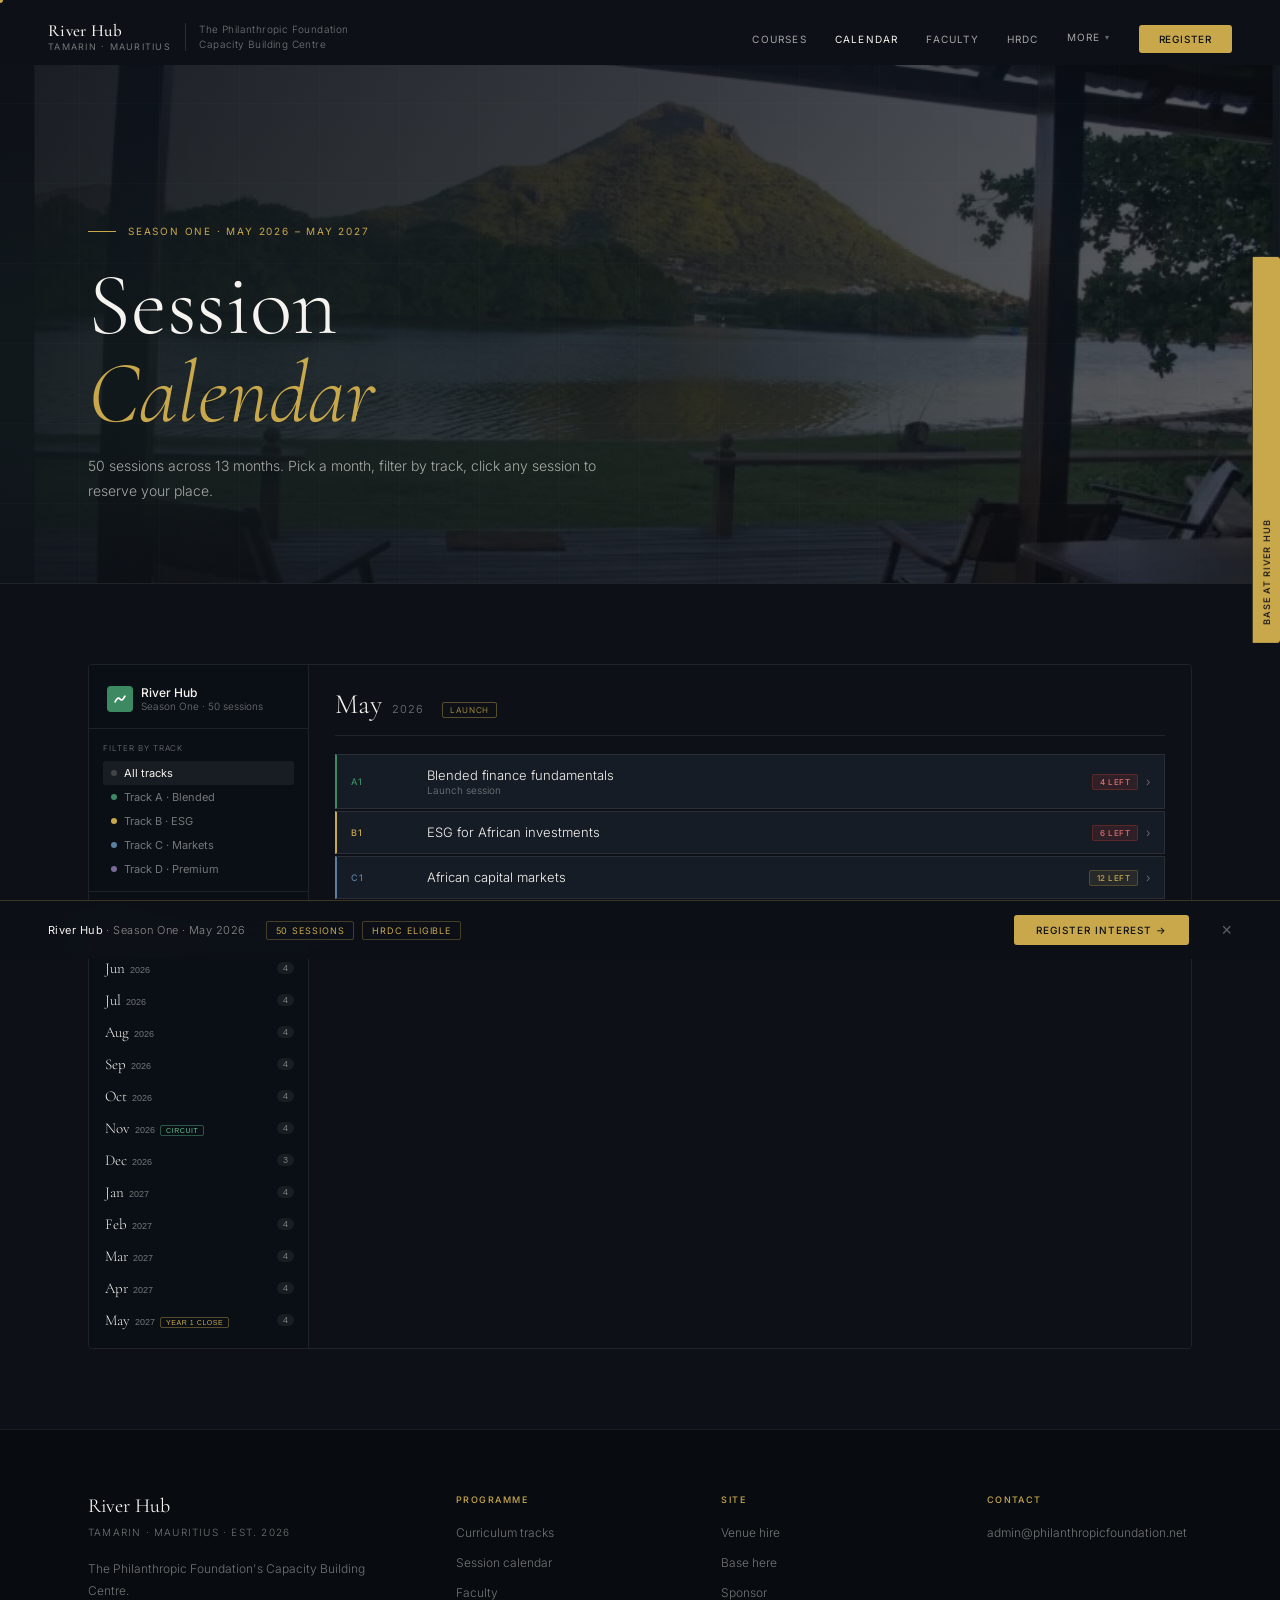
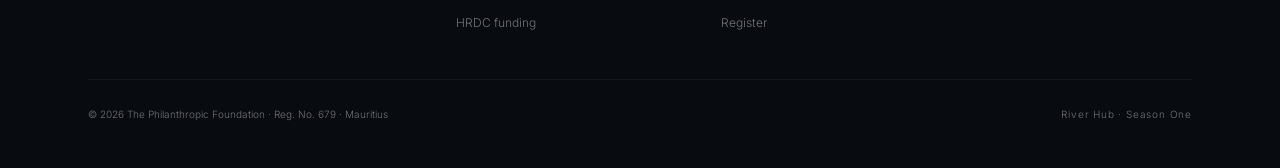
<file: calendar/index.html>
<!DOCTYPE html>
<html lang="en">
<head>
<meta charset="UTF-8"><meta name="viewport" content="width=device-width, initial-scale=1.0">
<title>Session Calendar · River Hub</title>
<meta name="description" content="50 sessions across Season One — May 2026 to May 2027. Filter by track and reserve your place.">
<link rel="canonical" href="https://riverhub.africa/calendar/">
<link rel="icon" type="image/svg+xml" href="data:image/svg+xml,<svg xmlns='http://www.w3.org/2000/svg' viewBox='0 0 32 32'><rect width='32' height='32' fill='%230d1117'/><text x='50%25' y='55%25' font-family='serif' font-size='18' fill='%23c9a84c' text-anchor='middle' dominant-baseline='middle'>R</text></svg>">
<meta name="theme-color" content="#0d1117">
<link rel="preconnect" href="https://fonts.googleapis.com">
<link rel="preconnect" href="https://fonts.gstatic.com" crossorigin>
<link href="https://fonts.googleapis.com/css2?family=Cormorant+Garamond:ital,wght@0,300;0,400;0,500;0,600;1,300;1,400;1,500&family=Inter:wght@300;400;500&display=swap" rel="stylesheet">
<link rel="stylesheet" href="/assets/main.css">
<style>
/* ── Calendar shell ── */
.cal-wrap{padding:80px 0;}
.cal-shell{display:grid;grid-template-columns:220px 1fr;border:.5px solid var(--border);border-radius:4px;overflow:hidden;min-height:560px;}

/* ── Sidebar ── */
.cal-sidebar{background:#0a0f15;border-right:.5px solid var(--border);}
.cs-head{padding:20px 18px 16px;border-bottom:.5px solid var(--border);}
.cs-logo{display:flex;align-items:center;gap:8px;margin-bottom:0;}
.cs-logo-mark{width:26px;height:26px;border-radius:4px;background:#3d8a62;display:flex;align-items:center;justify-content:center;}
.cs-logo-mark svg{width:14px;height:14px;}
.cs-brand{font-size:12px;font-weight:500;color:var(--white);}
.cs-sub{font-size:10px;color:var(--muted);}
.cs-tracks{padding:14px 14px 10px;border-bottom:.5px solid var(--border);}
.cs-label{font-size:8px;letter-spacing:.12em;text-transform:uppercase;color:var(--muted);margin-bottom:8px;}
.cs-track-btn{display:flex;align-items:center;gap:7px;width:100%;padding:5px 8px;background:none;border:none;color:var(--muted);font-family:'Inter',sans-serif;font-size:11px;cursor:pointer;border-radius:3px;transition:all .15s;text-align:left;}
.cs-track-btn:hover{color:var(--white);background:rgba(255,255,255,.04);}
.cs-track-btn.active{color:var(--white);background:rgba(255,255,255,.06);}
.cs-dot{width:6px;height:6px;border-radius:50%;flex-shrink:0;}
.dot-a{background:#3d8a62;}.dot-b{background:var(--gold);}.dot-c{background:#5a7fa0;}.dot-d{background:#7a6a9a;}
.cs-months{padding:12px 0;}
.cs-months-label{font-size:8px;letter-spacing:.12em;text-transform:uppercase;color:var(--muted);padding:0 14px;margin-bottom:6px;}
.cs-month-btn{display:flex;align-items:center;justify-content:space-between;width:100%;padding:7px 14px;background:none;border:none;cursor:pointer;transition:background .15s;border-left:2px solid transparent;}
.cs-month-btn:hover{background:rgba(255,255,255,.03);}
.cs-month-btn.active{background:rgba(201,168,76,.07);border-left-color:var(--gold);}
.cs-mb-left{display:flex;align-items:baseline;gap:5px;}
.cs-mb-name{font-family:'Cormorant Garamond',serif;font-size:15px;font-weight:300;color:var(--white);}
.cs-month-btn.active .cs-mb-name{color:var(--gold);}
.cs-mb-yr{font-size:9px;color:var(--muted);}
.cs-mb-badge{font-size:7px;letter-spacing:.08em;text-transform:uppercase;color:var(--gold);border:.5px solid rgba(201,168,76,.4);padding:1px 5px;border-radius:2px;}
.cs-mb-badge-g{color:#5ec490;border-color:rgba(94,196,144,.4);}
.cs-mb-count{font-size:9px;color:var(--muted);background:rgba(255,255,255,.06);padding:1px 6px;border-radius:10px;}
.cs-month-btn.active .cs-mb-count{color:var(--gold);background:rgba(201,168,76,.12);}

/* ── Main area ── */
.cal-main{display:grid;grid-template-columns:1fr 0px;transition:grid-template-columns .28s ease;background:var(--bg);}
.cal-main.has-panel{grid-template-columns:1fr 300px;}
.cal-sessions{min-width:0;padding:22px 26px;}
.cal-month-hd{display:flex;align-items:baseline;gap:10px;margin-bottom:18px;padding-bottom:14px;border-bottom:.5px solid var(--border);}
.cal-mh-name{font-family:'Cormorant Garamond',serif;font-size:28px;font-weight:300;color:var(--white);}
.cal-mh-yr{font-size:11px;color:var(--muted);letter-spacing:.1em;text-transform:uppercase;}
.cal-mh-badge{font-size:8px;letter-spacing:.1em;text-transform:uppercase;color:var(--gold);border:.5px solid rgba(201,168,76,.4);padding:2px 7px;border-radius:2px;}
.cal-mh-badge-g{color:#5ec490;border-color:rgba(94,196,144,.4);}

/* Session rows */
.cal-row{display:grid;grid-template-columns:60px 1fr auto;align-items:center;gap:16px;padding:12px 14px;background:var(--bg-card);border:.5px solid var(--border);border-left:2px solid transparent;margin-bottom:2px;cursor:pointer;transition:all .15s;}
.cal-row:hover{background:var(--bg-mid);border-color:var(--border-lg);}
.cal-row.active-row{background:var(--bg-mid);border-color:var(--border-lg);}
.cal-row.ta{border-left-color:#3d8a62;}.cal-row.tb{border-left-color:var(--gold);}.cal-row.tc{border-left-color:#5a7fa0;}.cal-row.td{border-left-color:#7a6a9a;}
.cal-row.active-row.ta{background:rgba(61,138,98,.08);}.cal-row.active-row.tb{background:rgba(201,168,76,.07);}.cal-row.active-row.tc{background:rgba(90,127,160,.08);}.cal-row.active-row.td{background:rgba(122,106,154,.08);}
.cal-code{font-size:9px;font-weight:500;letter-spacing:.1em;text-transform:uppercase;}
.ta .cal-code{color:#3d8a62;}.tb .cal-code{color:var(--gold);}.tc .cal-code{color:#5a7fa0;}.td .cal-code{color:#9a8aba;}
.cal-name{font-size:13px;font-weight:300;color:var(--white);line-height:1.3;}
.cal-cohort{font-size:10px;color:var(--muted);}
.cal-row-right{display:flex;align-items:center;gap:8px;}
.cal-seats{font-size:8px;font-weight:500;letter-spacing:.06em;text-transform:uppercase;padding:2px 7px;border-radius:2px;}
.seats-low{background:rgba(192,57,43,.15);color:#e07070;border:.5px solid rgba(192,57,43,.3);}
.seats-med{background:rgba(201,168,76,.1);color:var(--gold);border:.5px solid rgba(201,168,76,.25);}
.cal-chev{color:var(--muted);font-size:12px;transition:transform .15s,color .15s;}
.cal-row:hover .cal-chev,.cal-row.active-row .cal-chev{color:var(--gold);transform:translateX(2px);}
.cal-empty{padding:40px 0;text-align:center;font-size:13px;color:var(--muted);font-style:italic;}

/* ── Booking panel ── */
.booking-panel{border-left:.5px solid var(--border);background:#0a0f15;overflow:hidden;opacity:0;pointer-events:none;transition:opacity .2s ease .08s;position:relative;}
.cal-main.has-panel .booking-panel{opacity:1;pointer-events:all;}
.bp-inner{padding:24px 20px;}
.bp-close{position:absolute;top:14px;right:16px;background:none;border:none;color:var(--muted);cursor:pointer;font-size:17px;line-height:1;padding:4px;transition:color .15s;}
.bp-close:hover{color:var(--white);}
.bp-track-pill{font-size:8px;font-weight:500;letter-spacing:.12em;text-transform:uppercase;padding:2px 8px;border-radius:2px;display:inline-block;margin-bottom:12px;}
.bpt-a{background:rgba(61,138,98,.2);color:#5ec490;border:.5px solid rgba(61,138,98,.3);}
.bpt-b{background:rgba(201,168,76,.15);color:var(--gold);border:.5px solid rgba(201,168,76,.25);}
.bpt-c{background:rgba(90,127,160,.2);color:#8ab4d4;border:.5px solid rgba(90,127,160,.3);}
.bpt-d{background:rgba(122,106,154,.2);color:#b8a8d8;border:.5px solid rgba(122,106,154,.3);}
.bp-title{font-family:'Cormorant Garamond',serif;font-size:22px;font-weight:300;color:var(--white);line-height:1.2;margin-bottom:4px;}
.bp-sub{font-size:10px;color:var(--muted);margin-bottom:16px;}
.bp-divider{height:.5px;background:var(--border);margin:14px 0;}
.bp-meta-row{display:flex;align-items:flex-start;gap:8px;font-size:11px;color:var(--muted);margin-bottom:8px;line-height:1.4;}
.bp-meta-icon{font-size:9px;letter-spacing:.06em;text-transform:uppercase;color:var(--gold);min-width:44px;padding-top:1px;font-weight:500;}
.bp-meta-val{color:var(--white);}
.bp-desc{font-size:11px;color:var(--muted);line-height:1.7;border-left:1.5px solid var(--border-lg);padding-left:12px;margin:14px 0;font-style:italic;}
.bp-price-lbl{font-size:8px;letter-spacing:.1em;text-transform:uppercase;color:var(--muted);margin-bottom:4px;}
.bp-price{font-family:'Cormorant Garamond',serif;font-size:30px;font-weight:300;color:var(--white);line-height:1;margin-bottom:3px;}
.bp-price-note{font-size:10px;color:var(--muted);margin-bottom:8px;}
.bp-hrdc{display:inline-flex;align-items:center;gap:5px;font-size:9px;color:#5ec490;background:rgba(61,138,98,.1);border:.5px solid rgba(61,138,98,.2);padding:3px 9px;border-radius:2px;margin-bottom:18px;letter-spacing:.03em;}
.bp-book-btn{display:block;width:100%;padding:12px;background:var(--gold);border:none;color:#0d1117;font-family:'Inter',sans-serif;font-size:9px;font-weight:500;letter-spacing:.1em;text-transform:uppercase;cursor:pointer;text-align:center;text-decoration:none;border-radius:3px;transition:background .15s;margin-bottom:6px;}
.bp-book-btn:hover{background:#d4b24a;}
.bp-outline-btn{display:block;width:100%;padding:10px;background:transparent;border:.5px solid var(--border-lg);color:var(--muted);font-family:'Inter',sans-serif;font-size:9px;letter-spacing:.1em;text-transform:uppercase;cursor:pointer;text-align:center;text-decoration:none;border-radius:3px;transition:all .15s;}
.bp-outline-btn:hover{border-color:var(--gold);color:var(--gold);}
.bp-inv-note{font-size:10px;color:var(--muted);text-align:center;margin-top:12px;line-height:1.6;font-style:italic;}

@media(max-width:960px){
  .cal-main.has-panel{grid-template-columns:1fr;}
  .booking-panel{display:none;}
  .cal-main.has-panel .booking-panel{display:block;position:fixed;inset:0;z-index:300;overflow-y:auto;width:100%;opacity:1;}
}
@media(max-width:700px){
  .cal-shell{grid-template-columns:1fr;}
  .cal-sidebar{display:none;}
}
</style>
</head>
<body>
<div id="cursor-dot"></div><div id="cursor-ring"></div>
<div id="sticky-bar">
  <div class="sticky-label"><strong>River Hub</strong> · Season One · May 2026</div>
  <div class="sticky-pills"><span class="sticky-pill">50 sessions</span><span class="sticky-pill">HRDC eligible</span></div>
  <a href="/register/" class="sticky-cta">Register interest →</a>
  <button class="sticky-close" aria-label="Dismiss">×</button>
</div>
<nav id="nav">
  <a href="/" class="nav-logo"><div class="nav-logo-l"><span class="nav-logo-main">River Hub</span><span class="nav-logo-sub">Tamarin · Mauritius</span></div><div class="nav-logo-div"></div><span class="nav-logo-r">The Philanthropic Foundation<br>Capacity Building Centre</span></a>
  <ul class="nav-links">
    <li><a href="/courses/">Courses</a></li>
    <li><a href="/calendar/">Calendar</a></li>
    <li><a href="/faculty/">Faculty</a></li>
    <li><a href="/hrdc/">HRDC</a></li>
    <li class="nav-more" id="nav-more"><button class="nav-more-btn" onclick="toggleNavMore()">More <span>▾</span></button><div class="nav-dropdown"><a href="/venue/">Hire the space</a><a href="/base/">Base here</a><a href="/sponsor/">Sponsor</a><a href="https://philanthropicfoundation.net" target="_blank">Foundation ↗</a></div></li>
    <li><a href="/register/" class="nav-cta">Register</a></li>
  </ul>
</nav>
<div style="padding-top:65px"></div>

<div class="page-header">
  <div class="page-header-photo"></div>
  <div class="page-header-photo-overlay"></div>
  <div class="page-header-grid"></div>
  <div class="page-header-inner">
    <div class="page-eyebrow">Season One · May 2026 – May 2027</div>
    <h1 class="page-title">Session<br><em>Calendar</em></h1>
    <p class="page-subtitle">50 sessions across 13 months. Pick a month, filter by track, click any session to reserve your place.</p>
  </div>
</div>

<div class="cal-wrap">
  <div class="container">
    <div class="cal-shell reveal">

      <!-- SIDEBAR -->
      <div class="cal-sidebar">
        <div class="cs-head">
          <div class="cs-logo">
            <div class="cs-logo-mark">
              <svg viewBox="0 0 20 20" fill="none"><path d="M3 14 Q7 6 10 10 Q13 14 17 6" stroke="white" stroke-width="2.5" stroke-linecap="round" fill="none"/></svg>
            </div>
            <div>
              <div class="cs-brand">River Hub</div>
              <div class="cs-sub">Season One · 50 sessions</div>
            </div>
          </div>
        </div>
        <div class="cs-tracks">
          <div class="cs-label">Filter by track</div>
          <button class="cs-track-btn active" data-track="all" onclick="setTrack('all',this)"><span class="cs-dot" style="background:rgba(232,228,217,.2);"></span>All tracks</button>
          <button class="cs-track-btn" data-track="ta" onclick="setTrack('ta',this)"><span class="cs-dot dot-a"></span>Track A · Blended</button>
          <button class="cs-track-btn" data-track="tb" onclick="setTrack('tb',this)"><span class="cs-dot dot-b"></span>Track B · ESG</button>
          <button class="cs-track-btn" data-track="tc" onclick="setTrack('tc',this)"><span class="cs-dot dot-c"></span>Track C · Markets</button>
          <button class="cs-track-btn" data-track="td" onclick="setTrack('td',this)"><span class="cs-dot dot-d"></span>Track D · Premium</button>
        </div>
        <div class="cs-months">
          <div class="cs-months-label">Month</div>
          <div id="month-nav"></div>
        </div>
      </div>

      <!-- MAIN -->
      <div class="cal-main" id="cal-main">
        <div class="cal-sessions" id="cal-sessions"></div>
        <div class="booking-panel" id="booking-panel">
          <div class="bp-inner" id="bp-inner"></div>
        </div>
      </div>

    </div>
  </div>
</div>

<footer>
  <div class="container">
    <div class="footer-grid">
      <div><div class="footer-name">River Hub</div><div class="footer-sub">Tamarin · Mauritius · Est. 2026</div><p class="footer-desc">The Philanthropic Foundation's Capacity Building Centre.</p></div>
      <div><div class="footer-col-title">Programme</div><ul class="footer-links"><li><a href="/courses/">Curriculum tracks</a></li><li><a href="/calendar/">Session calendar</a></li><li><a href="/faculty/">Faculty</a></li><li><a href="/hrdc/">HRDC funding</a></li></ul></div>
      <div><div class="footer-col-title">Site</div><ul class="footer-links"><li><a href="/venue/">Venue hire</a></li><li><a href="/base/">Base here</a></li><li><a href="/sponsor/">Sponsor</a></li><li><a href="/register/">Register</a></li></ul></div>
      <div><div class="footer-col-title">Contact</div><ul class="footer-links"><li><a href="mailto:admin@philanthropicfoundation.net">admin@philanthropicfoundation.net</a></li></ul></div>
    </div>
    <div class="footer-bottom"><div class="footer-copy">© 2026 The Philanthropic Foundation · Reg. No. 679 · Mauritius</div><div class="footer-season">River Hub · Season One</div></div>
  </div>
</footer>

<script src="/assets/main.js"></script>
<script>
var DATA=[
  {m:"May 2026",badge:"Launch",badgeG:false,sessions:[
    {track:"ta",code:"A1",name:"Blended finance fundamentals",cohort:"Launch session",seats:4,desc:"How DFIs think, how capital stacks work, and how to position your project for institutional capital from IFC, AfDB, BII and Proparco."},
    {track:"tb",code:"B1",name:"ESG for African investments",cohort:"",seats:6,desc:"How institutional LPs screen African funds on ESG. IFC Performance Standards, EU Green Taxonomy, and building an ESG framework investors accept."},
    {track:"tc",code:"C1",name:"African capital markets",cohort:"",seats:12,desc:"How African capital markets work in practice — from the SEM and NSE to private equity, sovereign debt, and trade finance."}
  ]},
  {m:"Jun 2026",badge:"",sessions:[
    {track:"ta",code:"A2",name:"How to raise capital from DFIs",cohort:"",seats:8,desc:"How IFC, AfDB, BII, and Proparco actually make decisions. Position your fund for DFI capital — from E&S readiness to term sheet negotiation."},
    {track:"tb",code:"B2",name:"EU Green Taxonomy",cohort:"",seats:0,desc:"How the EU Green Taxonomy applies to African assets. What European LPs require and how to build a credible green classification framework."},
    {track:"tc",code:"C2",name:"Corporate governance",cohort:"",seats:0,desc:"Governance frameworks institutional investors require — board composition, audit, reporting, and the standards that separate investable African companies."},
    {track:"td",code:"D2",name:"DFI deal clinic",cohort:"Cohort 1",seats:5,desc:"Bring your own project. Present to a panel of DFI investment officers. Receive structured live feedback on bankability, E&S readiness, and capital structure."}
  ]},
  {m:"Jul 2026",badge:"",sessions:[
    {track:"ta",code:"A3",name:"Project preparation & bankability",cohort:"",seats:0,desc:"What makes a project bankable for DFI co-investment. E&S baseline, financial modelling, and the documentation package a DFI deal team will expect."},
    {track:"tb",code:"B3",name:"Transition finance",cohort:"",seats:0,desc:"How the energy transition translates into investable opportunities in Africa. Transition finance instruments, blended structures, and net zero for fund managers."},
    {track:"tc",code:"C3",name:"Impact measurement",cohort:"",seats:0,desc:"SDG reporting frameworks, impact KPIs, and the IRIS+ standard. Build an impact measurement system your DFI and LP base will accept."},
    {track:"td",code:"D1",name:"LP\u2013GP dialogue",cohort:"Round 1",seats:0,desc:"Invitation-only roundtable. LPs and GPs in the same room \u2014 frank dialogue on what LPs actually require from African fund managers in 2026."}
  ]},
  {m:"Aug 2026",badge:"",sessions:[
    {track:"ta",code:"A1",name:"Blended finance fundamentals",cohort:"Cohort 2",seats:0,desc:"How DFIs think, how capital stacks work, and how to position your project for institutional capital from IFC, AfDB, BII and Proparco."},
    {track:"tb",code:"B1",name:"ESG for African investments",cohort:"Cohort 2",seats:0,desc:"How institutional LPs screen African funds on ESG. IFC Performance Standards, EU Green Taxonomy, and building an ESG framework investors accept."},
    {track:"tc",code:"C1",name:"African capital markets",cohort:"Cohort 2",seats:0,desc:"How African capital markets work in practice \u2014 from the SEM and NSE to private equity, sovereign debt, and trade finance."},
    {track:"ta",code:"A4",name:"Mauritius as an IFC gateway",cohort:"",seats:0,desc:"The Mauritius IFC as a structuring hub for African investment. GBL structures, tax treaties, fund domiciliation, and the regulatory environment for cross-border capital."}
  ]},
  {m:"Sep 2026",badge:"",sessions:[
    {track:"ta",code:"A2",name:"How to raise capital from DFIs",cohort:"Cohort 2",seats:0,desc:"How IFC, AfDB, BII, and Proparco actually make decisions. Position your fund for DFI capital \u2014 from E&S readiness to term sheet negotiation."},
    {track:"tb",code:"B4",name:"Climate risk & TCFD",cohort:"",seats:0,desc:"Climate risk disclosure for financial institutions. TCFD implementation, physical and transition risk frameworks, and what African asset managers need to report."},
    {track:"tc",code:"C4",name:"Private equity & VC",cohort:"",seats:0,desc:"How African PE and VC markets work in practice. Fund structures, deal sourcing, value creation, and the exit landscape across Sub-Saharan Africa."},
    {track:"td",code:"D2",name:"DFI deal clinic",cohort:"Cohort 2",seats:0,desc:"Bring your own project. Present to a panel of DFI investment officers. Structured live feedback on bankability, E&S readiness, and capital structure."}
  ]},
  {m:"Oct 2026",badge:"",sessions:[
    {track:"ta",code:"A3",name:"Project preparation",cohort:"Cohort 2",seats:0,desc:"What makes a project bankable for DFI co-investment. E&S baseline, financial modelling, and the documentation package a DFI deal team will expect."},
    {track:"tb",code:"B2",name:"EU Green Taxonomy",cohort:"Cohort 2",seats:0,desc:"How the EU Green Taxonomy applies to African assets. What European LPs require and how to build a credible green classification framework."},
    {track:"tc",code:"C5",name:"Sovereign & sub-sovereign debt",cohort:"",seats:0,desc:"African sovereign and sub-sovereign bond markets. How governments and municipalities access capital markets, and what institutional investors need to see."},
    {track:"td",code:"D3",name:"African Circuit pre-session",cohort:"",seats:0,desc:"Preparatory session for ministerial and institutional delegates attending the African Circuit. Briefing, agenda setting, and bilateral preparation."}
  ]},
  {m:"Nov 2026",badge:"Circuit week",badgeG:true,sessions:[
    {track:"td",code:"D1",name:"LP\u2013GP dialogue \u00b7 Circuit edition",cohort:"African Circuit",seats:0,desc:"The flagship LP-GP session of Season One \u2014 coinciding with the African Circuit. Ministerial delegates, DFI heads, and leading African fund managers in one room."},
    {track:"ta",code:"A4",name:"Mauritius IFC gateway",cohort:"Cohort 2",seats:0,desc:"The Mauritius IFC as a structuring hub for African investment. GBL structures, tax treaties, fund domiciliation, and the regulatory environment."},
    {track:"tb",code:"B3",name:"Transition finance",cohort:"Cohort 2",seats:0,desc:"Transition finance instruments, blended structures, and what net zero commitments mean for fund managers investing in African infrastructure."},
    {track:"tc",code:"C2",name:"Corporate governance",cohort:"Cohort 2",seats:0,desc:"Governance frameworks institutional investors require \u2014 board composition, audit, reporting, and the standards that separate investable African companies."}
  ]},
  {m:"Dec 2026",badge:"",sessions:[
    {track:"ta",code:"A1",name:"Blended finance fundamentals",cohort:"Cohort 3",seats:0,desc:"How DFIs think, how capital stacks work, and how to position your project for institutional capital from IFC, AfDB, BII and Proparco."},
    {track:"tb",code:"B4",name:"Climate risk & TCFD",cohort:"Cohort 2",seats:0,desc:"Climate risk disclosure for financial institutions. TCFD implementation, physical and transition risk frameworks."},
    {track:"td",code:"D4",name:"Year-end investor briefing",cohort:"",seats:0,desc:"Annual briefing for LPs, DFIs, and institutional investors on the state of African capital markets. Forward outlook for Season Two."}
  ]},
  {m:"Jan 2027",badge:"",sessions:[
    {track:"ta",code:"A2",name:"How to raise capital from DFIs",cohort:"Cohort 3",seats:0,desc:"How IFC, AfDB, BII, and Proparco actually make decisions. Position your fund for DFI capital \u2014 from E&S readiness to term sheet negotiation."},
    {track:"tb",code:"B1",name:"ESG for African investments",cohort:"Cohort 3",seats:0,desc:"How institutional LPs screen African funds on ESG. IFC Performance Standards, EU Green Taxonomy, and building an ESG framework investors accept."},
    {track:"tc",code:"C3",name:"Impact measurement",cohort:"Cohort 2",seats:0,desc:"SDG reporting frameworks, impact KPIs, and the IRIS+ standard. Build an impact measurement system your DFI and LP base will accept."},
    {track:"td",code:"D2",name:"DFI deal clinic",cohort:"Cohort 3",seats:0,desc:"Bring your own project. Present to a panel of DFI investment officers. Structured live feedback on bankability, E&S readiness, and capital structure."}
  ]},
  {m:"Feb 2027",badge:"",sessions:[
    {track:"ta",code:"A5",name:"Structuring African investment funds",cohort:"",seats:0,desc:"Fund architecture for African capital \u2014 GBL structures, carried interest, LP agreements, and how to build a fund that institutional investors will commit to."},
    {track:"tb",code:"B2",name:"EU Green Taxonomy",cohort:"Cohort 3",seats:0,desc:"How the EU Green Taxonomy applies to African assets. What European LPs require and how to build a credible green classification framework."},
    {track:"tc",code:"C4",name:"Private equity & VC",cohort:"Cohort 2",seats:0,desc:"How African PE and VC markets work in practice. Fund structures, deal sourcing, value creation, and the exit landscape across Sub-Saharan Africa."},
    {track:"tc",code:"C6",name:"Trade finance & African supply chains",cohort:"",seats:0,desc:"Trade finance instruments, commodity finance, and supply chain structures used across African markets. What banks, DFIs, and ECAs actually require."}
  ]},
  {m:"Mar 2027",badge:"",sessions:[
    {track:"ta",code:"A3",name:"Project preparation",cohort:"Cohort 3",seats:0,desc:"What makes a project bankable for DFI co-investment. E&S baseline, financial modelling, and the documentation package a DFI deal team will expect."},
    {track:"tb",code:"B5",name:"Nature, biodiversity & TNFD",cohort:"",seats:0,desc:"Emerging frameworks for nature and biodiversity risk. TNFD disclosure, biodiversity credits, and how African fund managers can position for the next wave of green capital."},
    {track:"tc",code:"C5",name:"Sovereign debt",cohort:"Cohort 2",seats:0,desc:"African sovereign and sub-sovereign bond markets. How governments and municipalities access capital markets, and what institutional investors need to see."},
    {track:"td",code:"D1",name:"LP\u2013GP dialogue",cohort:"Round 3",seats:0,desc:"Invitation-only roundtable. LPs and GPs in the same room \u2014 frank dialogue on what LPs actually require from African fund managers."}
  ]},
  {m:"Apr 2027",badge:"",sessions:[
    {track:"ta",code:"A5",name:"Structuring African funds",cohort:"Cohort 2",seats:0,desc:"Fund architecture for African capital \u2014 GBL structures, carried interest, LP agreements, and how to build a fund that institutional investors will commit to."},
    {track:"tb",code:"B3",name:"Transition finance",cohort:"Cohort 3",seats:0,desc:"Transition finance instruments, blended structures, and what net zero commitments mean for fund managers investing in African infrastructure."},
    {track:"tc",code:"C6",name:"Trade finance",cohort:"Cohort 2",seats:0,desc:"Trade finance instruments, commodity finance, and supply chain structures used across African markets."},
    {track:"td",code:"D2",name:"DFI deal clinic",cohort:"Cohort 4",seats:0,desc:"Bring your own project. Present to a panel of DFI investment officers. Structured live feedback on bankability, E&S readiness, and capital structure."}
  ]},
  {m:"May 2027",badge:"Year 1 close",badgeG:false,sessions:[
    {track:"ta",code:"A1",name:"Blended finance fundamentals",cohort:"Year 2 opens",seats:0,desc:"How DFIs think, how capital stacks work, and how to position your project for institutional capital from IFC, AfDB, BII and Proparco."},
    {track:"tb",code:"B5",name:"Nature & biodiversity",cohort:"Cohort 2",seats:0,desc:"Emerging frameworks for nature and biodiversity risk. TNFD disclosure, biodiversity credits, and positioning for the next wave of green capital."},
    {track:"tc",code:"C4",name:"Private equity & VC",cohort:"Cohort 3",seats:0,desc:"How African PE and VC markets work in practice. Fund structures, deal sourcing, value creation, and the exit landscape."},
    {track:"td",code:"D1",name:"LP\u2013GP dialogue \u00b7 Year 1 close",cohort:"",seats:0,desc:"Closing session of Season One. Key insights from the DFI and LP community, and a forward look at Season Two."}
  ]}
];

var trackLabels={ta:"Track A \u00b7 Blended Finance",tb:"Track B \u00b7 ESG & Climate",tc:"Track C \u00b7 Capital Markets",td:"Track D \u00b7 Premium"};
var trackPillCls={ta:"bpt-a",tb:"bpt-b",tc:"bpt-c",td:"bpt-d"};
var activeMonth=0,activeTrack="all",activeSession=null;

function visibleSessions(d){
  return d.sessions.filter(function(s){return activeTrack==="all"||s.track===activeTrack;});
}

function buildMonthNav(){
  var nav=document.getElementById("month-nav");
  nav.innerHTML="";
  DATA.forEach(function(d,i){
    var cnt=visibleSessions(d).length;
    if(cnt===0) return;
    var parts=d.m.split(" ");
    var btn=document.createElement("button");
    btn.className="cs-month-btn"+(i===activeMonth?" active":"");
    btn.setAttribute("data-idx",i);
    var bHtml="";
    if(d.badge) bHtml='<span class="cs-mb-badge'+(d.badgeG?" cs-mb-badge-g":"")+'">'+(d.badge==="Circuit week"?"Circuit":d.badge)+'</span>';
    btn.innerHTML='<span class="cs-mb-left"><span class="cs-mb-name">'+parts[0]+'</span><span class="cs-mb-yr">'+parts[1]+'</span>'+bHtml+'</span><span class="cs-mb-count">'+cnt+'</span>';
    btn.onclick=function(){setMonth(i);};
    nav.appendChild(btn);
  });
}

function buildSessions(){
  var col=document.getElementById("cal-sessions");
  var d=DATA[activeMonth];
  var filtered=visibleSessions(d);
  var parts=d.m.split(" ");
  var bHtml="";
  if(d.badge) bHtml='<span class="cal-mh-badge'+(d.badgeG?" cal-mh-badge-g":"")+'" style="margin-left:8px;">'+d.badge+'</span>';
  var html='<div class="cal-month-hd"><span class="cal-mh-name">'+parts[0]+'</span><span class="cal-mh-yr">'+parts[1]+'</span>'+bHtml+'</div>';
  if(!filtered.length){html+='<div class="cal-empty">No sessions for this track in '+d.m+'.</div>';}
  filtered.forEach(function(s,i){
    var isSel=(activeSession&&activeSession.code===s.code&&activeSession.cohort===s.cohort&&activeSession.m===d.m);
    var seatsHtml="";
    if(s.seats>0&&s.seats<=6) seatsHtml='<span class="cal-seats seats-low">'+s.seats+' left</span>';
    else if(s.seats>6) seatsHtml='<span class="cal-seats seats-med">'+s.seats+' left</span>';
    html+='<div class="cal-row '+s.track+(isSel?" active-row":"")+'" onclick="selectSession('+activeMonth+','+i+')">'
      +'<div class="cal-code">'+s.code+'</div>'
      +'<div><div class="cal-name">'+s.name+'</div>'+(s.cohort?'<div class="cal-cohort">'+s.cohort+'</div>':'')+'</div>'
      +'<div class="cal-row-right">'+seatsHtml+'<span class="cal-chev">\u203a</span></div>'
      +'</div>';
  });
  col.innerHTML=html;
}

function selectSession(mIdx,sIdx){
  var d=DATA[mIdx];
  var filtered=visibleSessions(d);
  var s=filtered[sIdx];
  if(!s) return;
  activeSession={code:s.code,cohort:s.cohort,m:d.m};
  document.getElementById("cal-main").classList.add("has-panel");
  var isD=s.track==="td";
  var seatsLine=s.seats>0?s.seats+" on-site seats remaining":"On-site registration open";
  var priceHtml=isD
    ?'<div class="bp-price-lbl">Investment</div><div class="bp-price" style="font-size:20px;margin-top:2px;">By invitation</div><div class="bp-price-note">Fee confirmed on acceptance</div>'
    :'<div class="bp-price-lbl">Investment</div><div class="bp-price">Rs 20,000</div><div class="bp-price-note">per participant \u00b7 on-site</div><div class="bp-hrdc">\u2756 HRDC eligible \u2014 net ~Rs 5,000 after 75% refund</div>';
  var bookHtml=isD
    ?'<a href="/register/" class="bp-book-btn">Express interest \u2192</a><div class="bp-inv-note">Track D is invitation-only. The team will be in touch within 48 hours.</div>'
    :'<a href="/register/?session='+encodeURIComponent(s.code+"-"+d.m.replace(" ","-").toLowerCase())+'" class="bp-book-btn">Reserve your place \u2192</a>';
  document.getElementById("bp-inner").innerHTML=
    '<button class="bp-close" onclick="closePanel()">\u00d7</button>'
    +'<div class="bp-track-pill '+trackPillCls[s.track]+'">'+trackLabels[s.track]+'</div>'
    +'<div class="bp-title">'+s.name+'</div>'
    +'<div class="bp-sub">'+d.m+(s.cohort?' \u00b7 '+s.cohort:'')+'</div>'
    +'<div class="bp-divider"></div>'
    +'<div class="bp-meta-row"><span class="bp-meta-icon">When</span><span class="bp-meta-val">'+d.m+(s.cohort?' \u00b7 '+s.cohort:'')+'</span></div>'
    +'<div class="bp-meta-row"><span class="bp-meta-icon">Where</span><span class="bp-meta-val">Tamarin, Mauritius + live online</span></div>'
    +'<div class="bp-meta-row"><span class="bp-meta-icon">Format</span><span class="bp-meta-val">Full day \u00b7 hybrid \u00b7 practitioner-led</span></div>'
    +(isD?'':'<div class="bp-meta-row"><span class="bp-meta-icon">Seats</span><span class="bp-meta-val">'+seatsLine+'</span></div>')
    +'<div class="bp-desc">'+s.desc+'</div>'
    +'<div class="bp-divider"></div>'
    +priceHtml
    +bookHtml
    +'<a href="/courses/" class="bp-outline-btn" style="margin-top:6px;">View full course details</a>';
  buildSessions();
}

function closePanel(){
  activeSession=null;
  document.getElementById("cal-main").classList.remove("has-panel");
  buildSessions();
}

function setMonth(i){
  activeMonth=i;
  activeSession=null;
  document.getElementById("cal-main").classList.remove("has-panel");
  buildMonthNav();
  buildSessions();
}

function setTrack(t,btn){
  activeTrack=t;
  activeSession=null;
  document.querySelectorAll(".cs-track-btn").forEach(function(b){b.classList.remove("active");});
  btn.classList.add("active");
  document.getElementById("cal-main").classList.remove("has-panel");
  var first=DATA.findIndex(function(d){return visibleSessions(d).length>0;});
  if(first>=0) activeMonth=first;
  buildMonthNav();
  buildSessions();
}

buildMonthNav();
buildSessions();
</script>
</body>
</html>
</file>
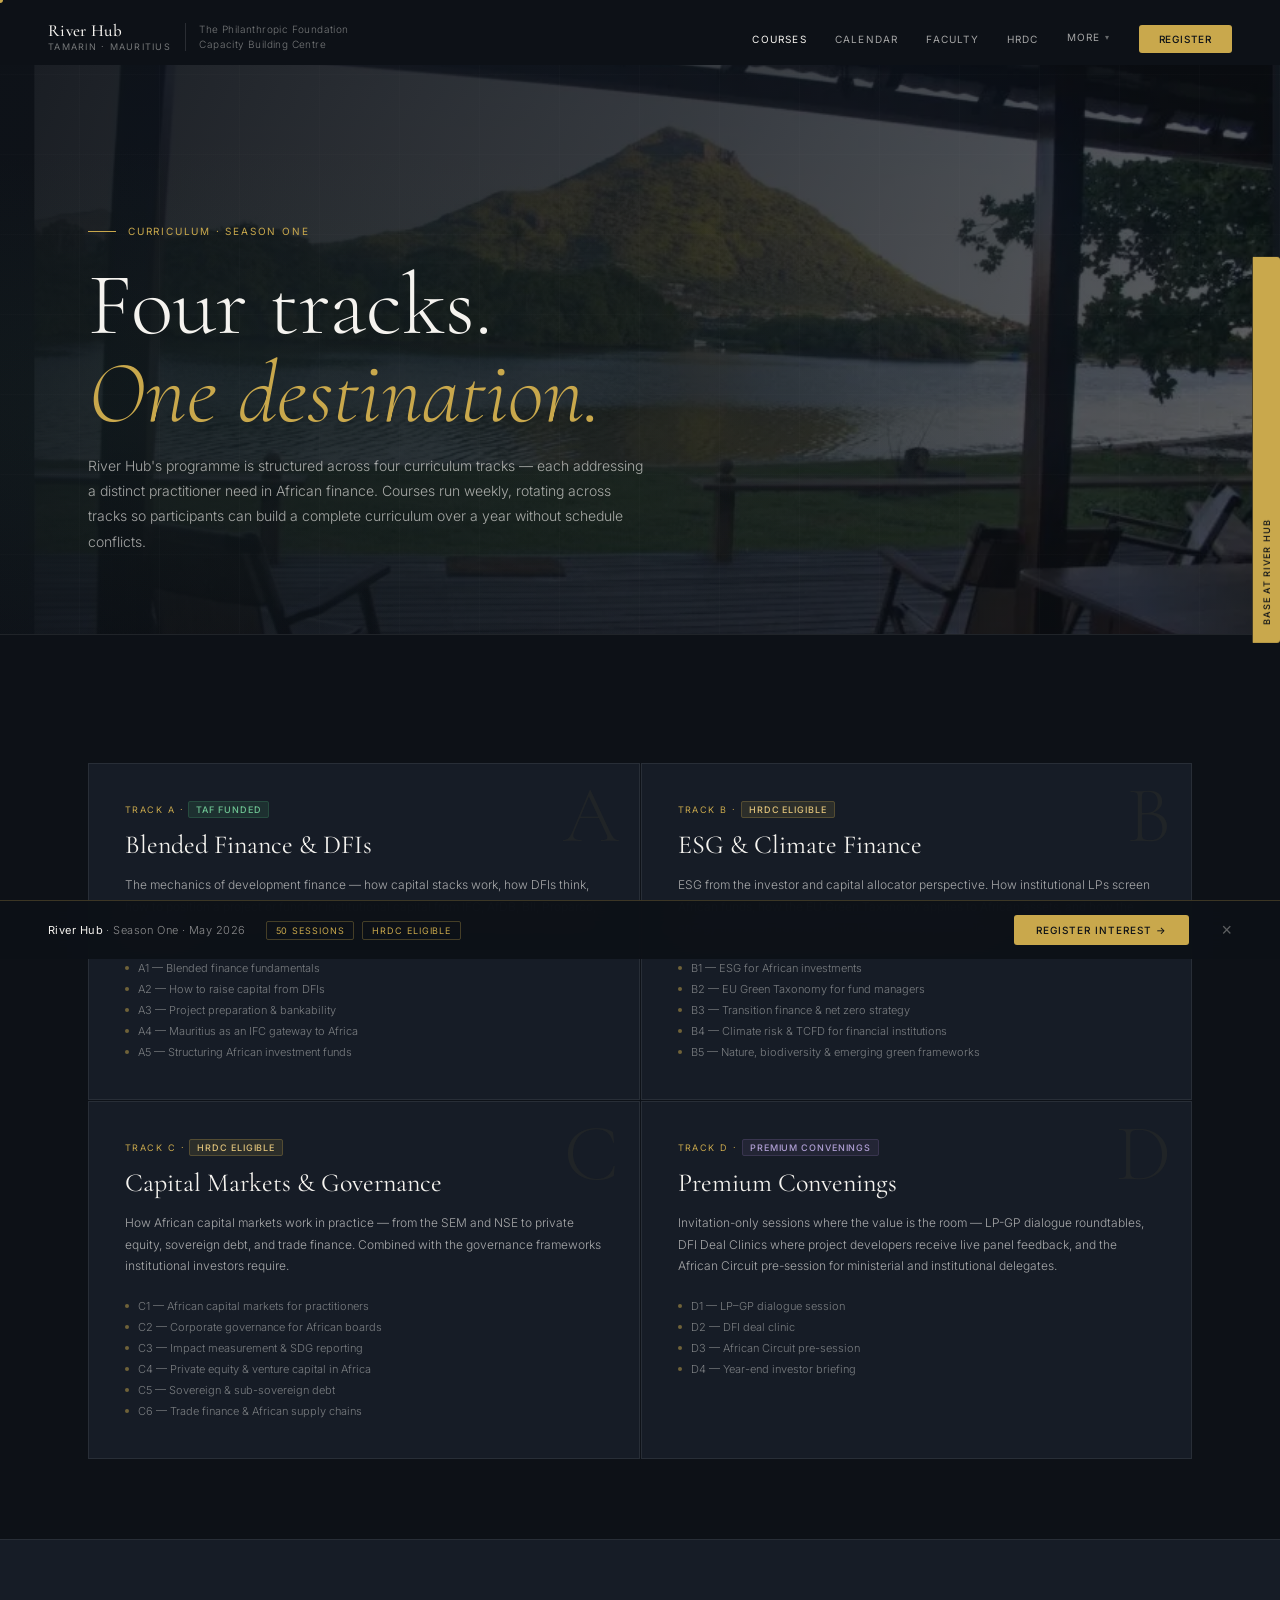
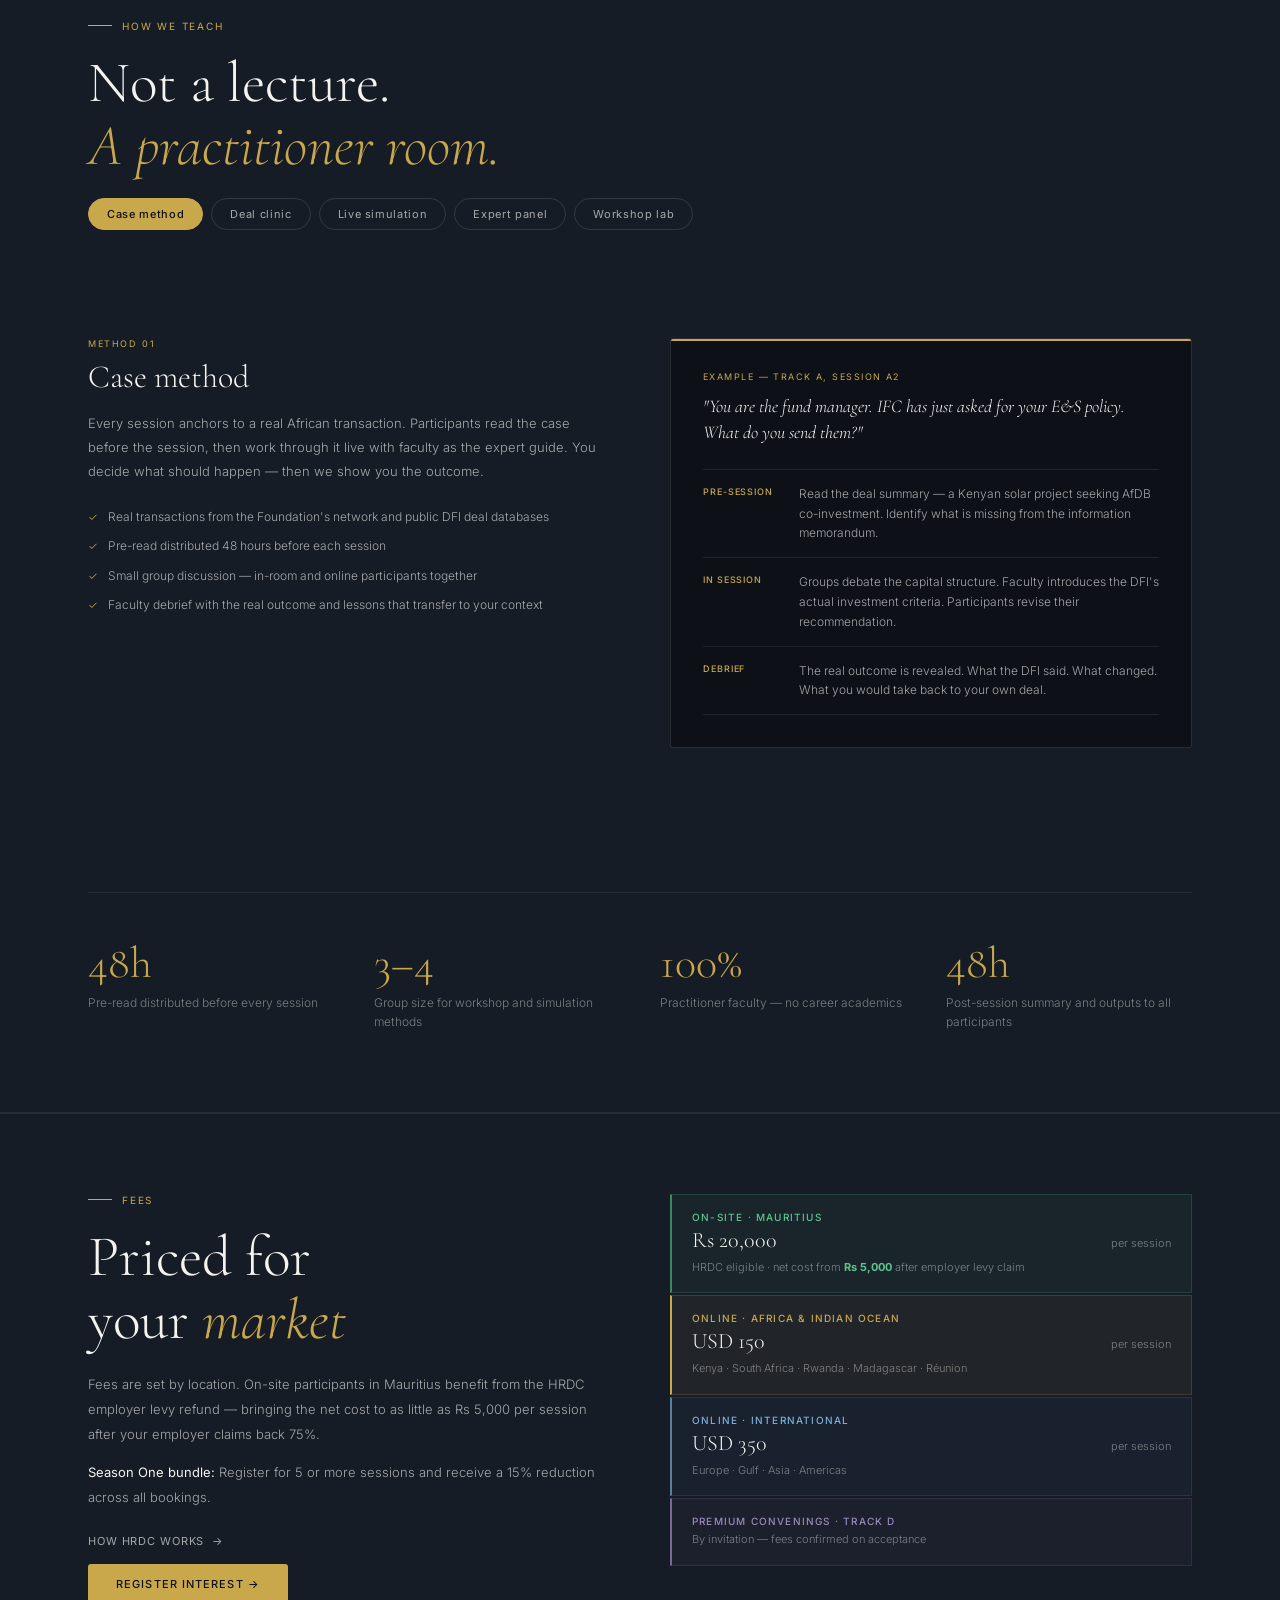
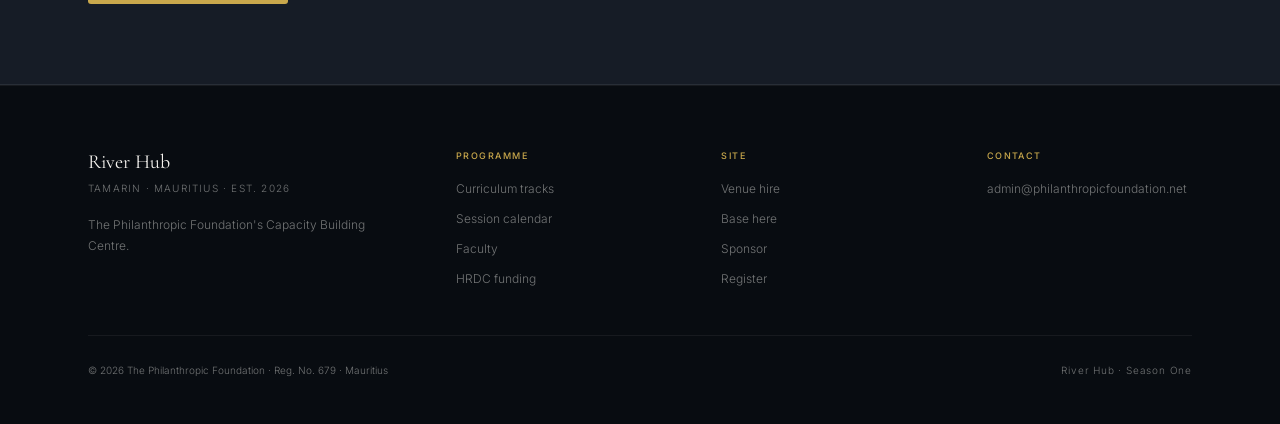
<file: courses/index.html>
<!DOCTYPE html>
<html lang="en">
<head>
<meta charset="UTF-8"><meta name="viewport" content="width=device-width, initial-scale=1.0">
<title>Courses &amp; Curriculum · River Hub</title>
<meta name="description" content="Four curriculum tracks — blended finance, ESG &amp; climate, African capital markets, and premium convenings. 50 sessions across Season One. HRDC eligible.">
<link rel="canonical" href="https://riverhub.africa/courses/">
<link rel="icon" type="image/svg+xml" href="data:image/svg+xml,<svg xmlns='http://www.w3.org/2000/svg' viewBox='0 0 32 32'><rect width='32' height='32' fill='%230d1117'/><text x='50%25' y='55%25' font-family='serif' font-size='18' fill='%23c9a84c' text-anchor='middle' dominant-baseline='middle'>R</text></svg>">
<meta name="theme-color" content="#0d1117">
<link rel="preconnect" href="https://fonts.googleapis.com">
<link rel="preconnect" href="https://fonts.gstatic.com" crossorigin>
<link href="https://fonts.googleapis.com/css2?family=Cormorant+Garamond:ital,wght@0,300;0,400;0,500;0,600;1,300;1,400;1,500&family=Inter:wght@300;400;500&display=swap" rel="stylesheet">
<link rel="stylesheet" href="/assets/main.css">
<style>
.tracks-grid{display:grid;grid-template-columns:repeat(2,1fr);gap:1px;margin-top:48px}
.track-card{background:var(--bg-card);border:.5px solid var(--border);padding:40px 36px;position:relative;overflow:hidden;transition:background .25s}
.track-card:hover{background:var(--bg-mid)}
.track-card::after{content:'';position:absolute;top:0;left:0;width:2px;height:0;background:var(--gold);transition:height .4s ease}
.track-card:hover::after{height:100%}
.track-letter{font-family:'Cormorant Garamond',serif;font-size:80px;font-weight:300;color:rgba(201,168,76,.06);position:absolute;top:12px;right:20px;line-height:1}
.track-card:hover .track-letter{color:rgba(201,168,76,.1)}
.track-tag{font-size:9px;font-weight:400;color:var(--gold);letter-spacing:.16em;text-transform:uppercase;margin-bottom:14px}
.track-title{font-family:'Cormorant Garamond',serif;font-size:26px;font-weight:400;color:var(--white);margin-bottom:14px;line-height:1.2}
.track-desc{font-size:12px;font-weight:300;color:var(--muted-lg);line-height:1.8;margin-bottom:22px}
.track-courses{display:flex;flex-direction:column;gap:7px}
.track-course{font-size:11px;color:var(--muted);font-weight:300;display:flex;align-items:center;gap:9px}
.track-course::before{content:'';display:block;width:4px;height:4px;border-radius:50%;background:var(--gold);opacity:.5;flex-shrink:0}
.pedagogy-grid{display:grid;grid-template-columns:1fr 1fr;gap:60px;align-items:start;padding:80px 0}
.ped-tabs{display:flex;flex-wrap:wrap;gap:8px;margin-bottom:28px}
.ped-tab{background:transparent;border:.5px solid var(--border-lg);border-radius:20px;padding:8px 18px;font-family:'Inter',sans-serif;font-size:11px;font-weight:400;color:var(--muted-lg);cursor:pointer;letter-spacing:.06em;transition:all .2s}
.ped-tab:hover{border-color:var(--gold);color:var(--white)}
.ped-tab.active{background:var(--gold);border-color:var(--gold);color:var(--bg);font-weight:500}
.ped-panel{display:none}.ped-panel.active{display:block}
.ped-panel-tag{font-size:9px;font-weight:400;color:var(--gold);letter-spacing:.18em;text-transform:uppercase;margin-bottom:10px}
.ped-panel-title{font-family:'Cormorant Garamond',serif;font-size:32px;font-weight:300;color:var(--white);margin-bottom:16px;line-height:1.1}
.ped-panel-desc{font-size:13px;font-weight:300;color:var(--muted-lg);line-height:1.85;margin-bottom:24px}
.ped-features{display:flex;flex-direction:column;gap:10px}
.ped-feature{font-size:12px;font-weight:300;color:var(--muted-lg);line-height:1.6;display:flex;align-items:flex-start;gap:10px}
.ped-check{color:var(--gold);font-size:11px;flex-shrink:0;margin-top:2px}
.ped-visual-card{background:var(--bg);border:.5px solid var(--border-lg);border-radius:var(--radius);padding:32px;position:relative;overflow:hidden}
.ped-visual-card::before{content:'';position:absolute;top:0;left:0;right:0;height:2px;background:var(--gold)}
.ped-visual-label{font-size:9px;font-weight:400;color:var(--gold);letter-spacing:.16em;text-transform:uppercase;margin-bottom:12px}
.ped-visual-title{font-family:'Cormorant Garamond',serif;font-size:18px;font-weight:300;font-style:italic;color:var(--white);line-height:1.4;margin-bottom:24px}
.ped-step{display:grid;grid-template-columns:80px 1fr;gap:16px;padding:14px 0;border-top:.5px solid var(--border)}
.ped-step:last-child{border-bottom:.5px solid var(--border)}
.ped-step-n{font-size:9px;font-weight:500;color:var(--gold);letter-spacing:.1em;text-transform:uppercase;padding-top:2px}
.ped-step-t{font-size:12px;font-weight:300;color:var(--muted-lg);line-height:1.65}
.ped-footer-grid{display:grid;grid-template-columns:repeat(4,1fr);gap:40px;border-top:.5px solid var(--border);padding-top:48px;margin-top:64px}
.ped-footer-num{font-family:'Cormorant Garamond',serif;font-size:44px;font-weight:300;color:var(--gold);line-height:1;margin-bottom:8px}
.ped-footer-label{font-size:12px;font-weight:300;color:var(--muted);line-height:1.6}
.pricing-band{background:var(--bg-card);border-top:.5px solid var(--border);border-bottom:.5px solid var(--border);padding:80px 0}
.pricing-grid{display:grid;grid-template-columns:1fr 1fr;gap:60px;align-items:start}
.price-label{font-size:10px;font-weight:500;color:var(--gold);letter-spacing:.12em;text-transform:uppercase}
.price-amount{font-family:'Cormorant Garamond',serif;font-size:22px;font-weight:300;color:var(--white)}
.price-note{font-size:11px;font-weight:300;color:var(--muted);line-height:1.6}
@media(max-width:900px){.tracks-grid,.pedagogy-grid,.pricing-grid,.ped-footer-grid{grid-template-columns:1fr;gap:32px}.ped-footer-grid{grid-template-columns:1fr 1fr}}
</style>
</head>
<body>
<div id="cursor-dot"></div><div id="cursor-ring"></div>
<div id="sticky-bar">
  <div class="sticky-label"><strong>River Hub</strong> · Season One · May 2026</div>
  <div class="sticky-pills"><span class="sticky-pill">50 sessions</span><span class="sticky-pill">HRDC eligible</span></div>
  <a href="/register/" class="sticky-cta">Register interest →</a>
  <button class="sticky-close" aria-label="Dismiss">×</button>
</div>
<nav id="nav">
  <a href="/" class="nav-logo"><div class="nav-logo-l"><span class="nav-logo-main">River Hub</span><span class="nav-logo-sub">Tamarin · Mauritius</span></div><div class="nav-logo-div"></div><span class="nav-logo-r">The Philanthropic Foundation<br>Capacity Building Centre</span></a>
  <ul class="nav-links">
    <li><a href="/courses/">Courses</a></li>
    <li><a href="/calendar/">Calendar</a></li>
    <li><a href="/faculty/">Faculty</a></li>
    <li><a href="/hrdc/">HRDC</a></li>
    <li class="nav-more" id="nav-more"><button class="nav-more-btn" onclick="toggleNavMore()">More <span>▾</span></button><div class="nav-dropdown"><a href="/venue/">Hire the space</a><a href="/base/">Base here</a><a href="/sponsor/">Sponsor</a><a href="https://philanthropicfoundation.net" target="_blank">Foundation ↗</a></div></li>
    <li><a href="/register/" class="nav-cta">Register</a></li>
  </ul>
</nav>
<div style="padding-top:65px"></div>

<div class="page-header">
  <div class="page-header-photo"></div>
  <div class="page-header-photo-overlay"></div>
  <div class="page-header-grid"></div>
  <div class="page-header-inner">
    <div class="page-eyebrow">Curriculum · Season One</div>
    <h1 class="page-title">Four tracks.<br><em>One destination.</em></h1>
    <p class="page-subtitle">River Hub's programme is structured across four curriculum tracks — each addressing a distinct practitioner need in African finance. Courses run weekly, rotating across tracks so participants can build a complete curriculum over a year without schedule conflicts.</p>
  </div>
</div>

<section style="padding:80px 0">
  <div class="container">
    <div class="tracks-grid reveal">
      <div class="track-card"><div class="track-letter">A</div><div class="track-tag">Track A · <span class="badge b-taf">TAF Funded</span></div><div class="track-title">Blended Finance &amp; DFIs</div><div class="track-desc">The mechanics of development finance — how capital stacks work, how DFIs think, how to position a project or fund for institutional capital from IFC, AfDB, BII, Proparco, and beyond.</div><div class="track-courses"><div class="track-course">A1 — Blended finance fundamentals</div><div class="track-course">A2 — How to raise capital from DFIs</div><div class="track-course">A3 — Project preparation &amp; bankability</div><div class="track-course">A4 — Mauritius as an IFC gateway to Africa</div><div class="track-course">A5 — Structuring African investment funds</div></div></div>
      <div class="track-card"><div class="track-letter">B</div><div class="track-tag">Track B · <span class="badge b-hrdc">HRDC Eligible</span></div><div class="track-title">ESG &amp; Climate Finance</div><div class="track-desc">ESG from the investor and capital allocator perspective. How institutional LPs screen African funds, how the EU Green Taxonomy applies to African assets, and how the energy transition translates into investable opportunities.</div><div class="track-courses"><div class="track-course">B1 — ESG for African investments</div><div class="track-course">B2 — EU Green Taxonomy for fund managers</div><div class="track-course">B3 — Transition finance &amp; net zero strategy</div><div class="track-course">B4 — Climate risk &amp; TCFD for financial institutions</div><div class="track-course">B5 — Nature, biodiversity &amp; emerging green frameworks</div></div></div>
      <div class="track-card"><div class="track-letter">C</div><div class="track-tag">Track C · <span class="badge b-hrdc">HRDC Eligible</span></div><div class="track-title">Capital Markets &amp; Governance</div><div class="track-desc">How African capital markets work in practice — from the SEM and NSE to private equity, sovereign debt, and trade finance. Combined with the governance frameworks institutional investors require.</div><div class="track-courses"><div class="track-course">C1 — African capital markets for practitioners</div><div class="track-course">C2 — Corporate governance for African boards</div><div class="track-course">C3 — Impact measurement &amp; SDG reporting</div><div class="track-course">C4 — Private equity &amp; venture capital in Africa</div><div class="track-course">C5 — Sovereign &amp; sub-sovereign debt</div><div class="track-course">C6 — Trade finance &amp; African supply chains</div></div></div>
      <div class="track-card"><div class="track-letter">D</div><div class="track-tag">Track D · <span class="badge b-premium">Premium Convenings</span></div><div class="track-title">Premium Convenings</div><div class="track-desc">Invitation-only sessions where the value is the room — LP-GP dialogue roundtables, DFI Deal Clinics where project developers receive live panel feedback, and the African Circuit pre-session for ministerial and institutional delegates.</div><div class="track-courses"><div class="track-course">D1 — LP–GP dialogue session</div><div class="track-course">D2 — DFI deal clinic</div><div class="track-course">D3 — African Circuit pre-session</div><div class="track-course">D4 — Year-end investor briefing</div></div></div>
    </div>
  </div>
</section>

<!-- HOW WE TEACH -->
<section style="background:var(--bg-card);border-top:.5px solid var(--border);border-bottom:.5px solid var(--border);padding:80px 0">
  <div class="container">
    <div class="reveal">
      <div class="section-tag">How we teach</div>
      <h2 class="section-title">Not a lecture.<br><em>A practitioner room.</em></h2>
    </div>
    <div class="ped-tabs reveal" style="transition-delay:.08s">
      <button class="ped-tab active" onclick="showPed('case',this)">Case method</button>
      <button class="ped-tab" onclick="showPed('clinic',this)">Deal clinic</button>
      <button class="ped-tab" onclick="showPed('simulation',this)">Live simulation</button>
      <button class="ped-tab" onclick="showPed('panel',this)">Expert panel</button>
      <button class="ped-tab" onclick="showPed('workshop',this)">Workshop lab</button>
    </div>
    <div class="reveal" style="transition-delay:.12s">
      <div class="pedagogy-grid">
        <div>
          <div id="ped-case" class="ped-panel active">
            <div class="ped-panel-tag">Method 01</div>
            <div class="ped-panel-title">Case method</div>
            <div class="ped-panel-desc">Every session anchors to a real African transaction. Participants read the case before the session, then work through it live with faculty as the expert guide. You decide what should happen — then we show you the outcome.</div>
            <div class="ped-features">
              <div class="ped-feature"><span class="ped-check">✓</span> Real transactions from the Foundation's network and public DFI deal databases</div>
              <div class="ped-feature"><span class="ped-check">✓</span> Pre-read distributed 48 hours before each session</div>
              <div class="ped-feature"><span class="ped-check">✓</span> Small group discussion — in-room and online participants together</div>
              <div class="ped-feature"><span class="ped-check">✓</span> Faculty debrief with the real outcome and lessons that transfer to your context</div>
            </div>
          </div>
          <div id="ped-clinic" class="ped-panel">
            <div class="ped-panel-tag">Method 02</div>
            <div class="ped-panel-title">Deal clinic</div>
            <div class="ped-panel-desc">Participants bring their own project and present it to a panel of faculty, DFI representatives, and peers. The panel gives structured live feedback on bankability, E&amp;S readiness, and capital structure. Not a pitch. A preparation session.</div>
            <div class="ped-features">
              <div class="ped-feature"><span class="ped-check">✓</span> 10-minute structured presentation per project</div>
              <div class="ped-feature"><span class="ped-check">✓</span> Panel includes DFI investment officers and legal advisors</div>
              <div class="ped-feature"><span class="ped-check">✓</span> Written feedback summary issued within 48 hours</div>
              <div class="ped-feature"><span class="ped-check">✓</span> Confidential — NDA signed by all participants</div>
            </div>
          </div>
          <div id="ped-simulation" class="ped-panel">
            <div class="ped-panel-tag">Method 03</div>
            <div class="ped-panel-title">Live simulation</div>
            <div class="ped-panel-desc">Participants are assigned roles — fund manager, DFI investment officer, LP, legal counsel, project developer — and run a simulated deal process in real time. By the end you have lived through the deal rather than been told about it.</div>
            <div class="ped-features">
              <div class="ped-feature"><span class="ped-check">✓</span> Role assignments sent with pre-read 48 hours before</div>
              <div class="ped-feature"><span class="ped-check">✓</span> In-room and online participants take different roles</div>
              <div class="ped-feature"><span class="ped-check">✓</span> Structured debrief after each decision round</div>
              <div class="ped-feature"><span class="ped-check">✓</span> Simulation summary issued post-session</div>
            </div>
          </div>
          <div id="ped-panel" class="ped-panel">
            <div class="ped-panel-tag">Method 04</div>
            <div class="ped-panel-title">Expert panel</div>
            <div class="ped-panel-desc">Two or three practitioners with different vantage points debate a live question in front of participants, who then interrogate them. No prepared answers. The disagreement is the learning.</div>
            <div class="ped-features">
              <div class="ped-feature"><span class="ped-check">✓</span> Panellists are active practitioners, not academics</div>
              <div class="ped-feature"><span class="ped-check">✓</span> Question set submitted by participants 24 hours prior</div>
              <div class="ped-feature"><span class="ped-check">✓</span> Online participants can submit live questions via chat</div>
              <div class="ped-feature"><span class="ped-check">✓</span> Session recorded and shared with all registered participants</div>
            </div>
          </div>
          <div id="ped-workshop" class="ped-panel">
            <div class="ped-panel-tag">Method 05</div>
            <div class="ped-panel-title">Workshop lab</div>
            <div class="ped-panel-desc">Participants work in small groups on a structured task with a defined deliverable — an impact framework, an ESG screening template, a DFI approach memo. By the end each group has produced something they can take back and adapt.</div>
            <div class="ped-features">
              <div class="ped-feature"><span class="ped-check">✓</span> Groups of 3–4 — mixed in-room and online participants</div>
              <div class="ped-feature"><span class="ped-check">✓</span> Template and brief distributed at session start</div>
              <div class="ped-feature"><span class="ped-check">✓</span> Groups present their output — peer feedback structured by faculty</div>
              <div class="ped-feature"><span class="ped-check">✓</span> All group outputs compiled and circulated post-session</div>
            </div>
          </div>
        </div>
        <div>
          <div id="ped-vis-case" class="ped-panel active">
            <div class="ped-visual-card">
              <div class="ped-visual-label">Example — Track A, Session A2</div>
              <div class="ped-visual-title">"You are the fund manager. IFC has just asked for your E&amp;S policy. What do you send them?"</div>
              <div class="ped-step"><div class="ped-step-n">Pre-session</div><div class="ped-step-t">Read the deal summary — a Kenyan solar project seeking AfDB co-investment. Identify what is missing from the information memorandum.</div></div>
              <div class="ped-step"><div class="ped-step-n">In session</div><div class="ped-step-t">Groups debate the capital structure. Faculty introduces the DFI's actual investment criteria. Participants revise their recommendation.</div></div>
              <div class="ped-step"><div class="ped-step-n">Debrief</div><div class="ped-step-t">The real outcome is revealed. What the DFI said. What changed. What you would take back to your own deal.</div></div>
            </div>
          </div>
          <div id="ped-vis-clinic" class="ped-panel">
            <div class="ped-visual-card">
              <div class="ped-visual-label">How a deal clinic runs</div>
              <div class="ped-visual-title">Your project. A real panel. Structured feedback you can act on.</div>
              <div class="ped-step"><div class="ped-step-n">Before</div><div class="ped-step-t">Submit a one-page project summary 5 days prior. Panel reviews and prepares targeted questions.</div></div>
              <div class="ped-step"><div class="ped-step-n">Presentation</div><div class="ped-step-t">10-minute structured pitch covering opportunity, structure, E&amp;S profile, and funding ask.</div></div>
              <div class="ped-step"><div class="ped-step-n">Panel Q&amp;A</div><div class="ped-step-t">15 minutes of structured questions from DFI officer, legal advisor, and transaction advisor.</div></div>
              <div class="ped-step"><div class="ped-step-n">After</div><div class="ped-step-t">Written panel feedback within 48 hours. Three specific actions to take before approaching a DFI.</div></div>
            </div>
          </div>
          <div id="ped-vis-simulation" class="ped-panel">
            <div class="ped-visual-card">
              <div class="ped-visual-label">Example — Track C, Session C1</div>
              <div class="ped-visual-title">African Capital Markets simulation — four roles, one deal, one afternoon.</div>
              <div class="ped-step"><div class="ped-step-n">Round 1</div><div class="ped-step-t">LP announces allocation criteria. Fund managers compete to structure the most attractive vehicle. Legal counsel flags compliance issues.</div></div>
              <div class="ped-step"><div class="ped-step-n">Round 2</div><div class="ped-step-t">Market event introduced — currency shock. Teams must restructure. DFI officer announces new conditions.</div></div>
              <div class="ped-step"><div class="ped-step-n">Resolution</div><div class="ped-step-t">Each team presents their final structure. Faculty scores and debriefs against what real managers did.</div></div>
            </div>
          </div>
          <div id="ped-vis-panel" class="ped-panel">
            <div class="ped-visual-card">
              <div class="ped-visual-label">Example — Track B, Session B1</div>
              <div class="ped-visual-title">"Does ESG actually change how DFIs make investment decisions in Africa — or is it theatre?"</div>
              <div class="ped-step"><div class="ped-step-n">Panellist A</div><div class="ped-step-t">DFI E&amp;S officer — argues IFC PS have fundamentally changed project structures in East Africa.</div></div>
              <div class="ped-step"><div class="ped-step-n">Panellist B</div><div class="ped-step-t">Fund manager — argues ESG screening adds cost without changing outcomes for smaller deals below USD 5M.</div></div>
              <div class="ped-step"><div class="ped-step-n">Open floor</div><div class="ped-step-t">Participants interrogate both positions. Faculty synthesises the practical implications for the room's own contexts.</div></div>
            </div>
          </div>
          <div id="ped-vis-workshop" class="ped-panel">
            <div class="ped-visual-card">
              <div class="ped-visual-label">Example — Track B, Session B3</div>
              <div class="ped-visual-title">Build a transition finance screening framework for your portfolio in 90 minutes.</div>
              <div class="ped-step"><div class="ped-step-n">Brief</div><div class="ped-step-t">Each group receives a fictional African portfolio of three assets. Task: screen them against the EU Green Taxonomy and flag the gaps.</div></div>
              <div class="ped-step"><div class="ped-step-n">Lab</div><div class="ped-step-t">60 minutes of structured work. Faculty advises each group in rotation. Online participants collaborate via shared doc.</div></div>
              <div class="ped-step"><div class="ped-step-n">Present</div><div class="ped-step-t">Each group presents their screening output. Faculty marks against what a real European LP would actually require.</div></div>
            </div>
          </div>
        </div>
      </div>
      <div class="ped-footer-grid">
        <div><div class="ped-footer-num">48h</div><div class="ped-footer-label">Pre-read distributed before every session</div></div>
        <div><div class="ped-footer-num">3–4</div><div class="ped-footer-label">Group size for workshop and simulation methods</div></div>
        <div><div class="ped-footer-num">100%</div><div class="ped-footer-label">Practitioner faculty — no career academics</div></div>
        <div><div class="ped-footer-num">48h</div><div class="ped-footer-label">Post-session summary and outputs to all participants</div></div>
      </div>
    </div>
  </div>
</section>

<!-- PRICING — updated to Rs 20,000 / Rs 5,000 net -->
<section class="pricing-band">
  <div class="container">
    <div class="pricing-grid">
      <div class="reveal">
        <div class="section-tag">Fees</div>
        <h2 class="section-title">Priced for<br>your <em>market</em></h2>
        <p class="section-body">Fees are set by location. On-site participants in Mauritius benefit from the HRDC employer levy refund — bringing the net cost to as little as Rs 5,000 per session after your employer claims back 75%.</p>
        <p class="section-body"><strong style="color:var(--white);font-weight:400">Season One bundle:</strong> Register for 5 or more sessions and receive a 15% reduction across all bookings.</p>
        <a href="/hrdc/" class="btn-ghost" style="margin-top:24px">How HRDC works</a>
        <a href="/register/" class="btn-primary" style="margin-top:16px;display:inline-block">Register interest →</a>
      </div>
      <div class="reveal" style="transition-delay:.1s">
        <div style="display:flex;flex-direction:column;gap:2px">
          <div style="background:rgba(61,138,98,.08);border:.5px solid rgba(61,138,98,.3);border-left:2px solid #3d8a62;padding:16px 20px">
            <div class="price-label" style="color:#5ec490;margin-bottom:4px">On-site · Mauritius</div>
            <div style="display:flex;align-items:baseline;justify-content:space-between;gap:8px;flex-wrap:wrap">
              <div class="price-amount">Rs 20,000</div><div style="font-size:11px;color:var(--muted)">per session</div>
            </div>
            <div class="price-note" style="margin-top:6px">HRDC eligible · net cost from <strong style="color:#5ec490">Rs 5,000</strong> after employer levy claim</div>
          </div>
          <div style="background:rgba(201,168,76,.06);border:.5px solid rgba(201,168,76,.2);border-left:2px solid var(--gold);padding:16px 20px">
            <div class="price-label" style="margin-bottom:4px">Online · Africa &amp; Indian Ocean</div>
            <div style="display:flex;align-items:baseline;justify-content:space-between;gap:8px;flex-wrap:wrap">
              <div class="price-amount">USD 150</div><div style="font-size:11px;color:var(--muted)">per session</div>
            </div>
            <div class="price-note" style="margin-top:6px">Kenya · South Africa · Rwanda · Madagascar · Réunion</div>
          </div>
          <div style="background:rgba(90,127,160,.06);border:.5px solid rgba(90,127,160,.2);border-left:2px solid #5a7fa0;padding:16px 20px">
            <div class="price-label" style="color:#7aafda;margin-bottom:4px">Online · International</div>
            <div style="display:flex;align-items:baseline;justify-content:space-between;gap:8px;flex-wrap:wrap">
              <div class="price-amount">USD 350</div><div style="font-size:11px;color:var(--muted)">per session</div>
            </div>
            <div class="price-note" style="margin-top:6px">Europe · Gulf · Asia · Americas</div>
          </div>
          <div style="background:rgba(122,106,154,.06);border:.5px solid rgba(122,106,154,.2);border-left:2px solid #7a6a9a;padding:16px 20px">
            <div class="price-label" style="color:#9a8aba;margin-bottom:4px">Premium Convenings · Track D</div>
            <div class="price-note" style="margin-top:4px">By invitation — fees confirmed on acceptance</div>
          </div>
        </div>
      </div>
    </div>
  </div>
</section>

<footer>
  <div class="container">
    <div class="footer-grid">
      <div><div class="footer-name">River Hub</div><div class="footer-sub">Tamarin · Mauritius · Est. 2026</div><p class="footer-desc">The Philanthropic Foundation's Capacity Building Centre.</p></div>
      <div><div class="footer-col-title">Programme</div><ul class="footer-links"><li><a href="/courses/">Curriculum tracks</a></li><li><a href="/calendar/">Session calendar</a></li><li><a href="/faculty/">Faculty</a></li><li><a href="/hrdc/">HRDC funding</a></li></ul></div>
      <div><div class="footer-col-title">Site</div><ul class="footer-links"><li><a href="/venue/">Venue hire</a></li><li><a href="/base/">Base here</a></li><li><a href="/sponsor/">Sponsor</a></li><li><a href="/register/">Register</a></li></ul></div>
      <div><div class="footer-col-title">Contact</div><ul class="footer-links"><li><a href="mailto:admin@philanthropicfoundation.net">admin@philanthropicfoundation.net</a></li></ul></div>
    </div>
    <div class="footer-bottom"><div class="footer-copy">© 2026 The Philanthropic Foundation · Reg. No. 679 · Mauritius</div><div class="footer-season">River Hub · Season One</div></div>
  </div>
</footer>
<script src="/assets/main.js"></script>
<script>
function showPed(id, btn) {
  document.querySelectorAll('.ped-panel').forEach(p => p.classList.remove('active'));
  document.querySelectorAll('.ped-tab').forEach(t => t.classList.remove('active'));
  document.getElementById('ped-' + id).classList.add('active');
  document.getElementById('ped-vis-' + id).classList.add('active');
  btn.classList.add('active');
}
</script>
</body>
</html>
</file>
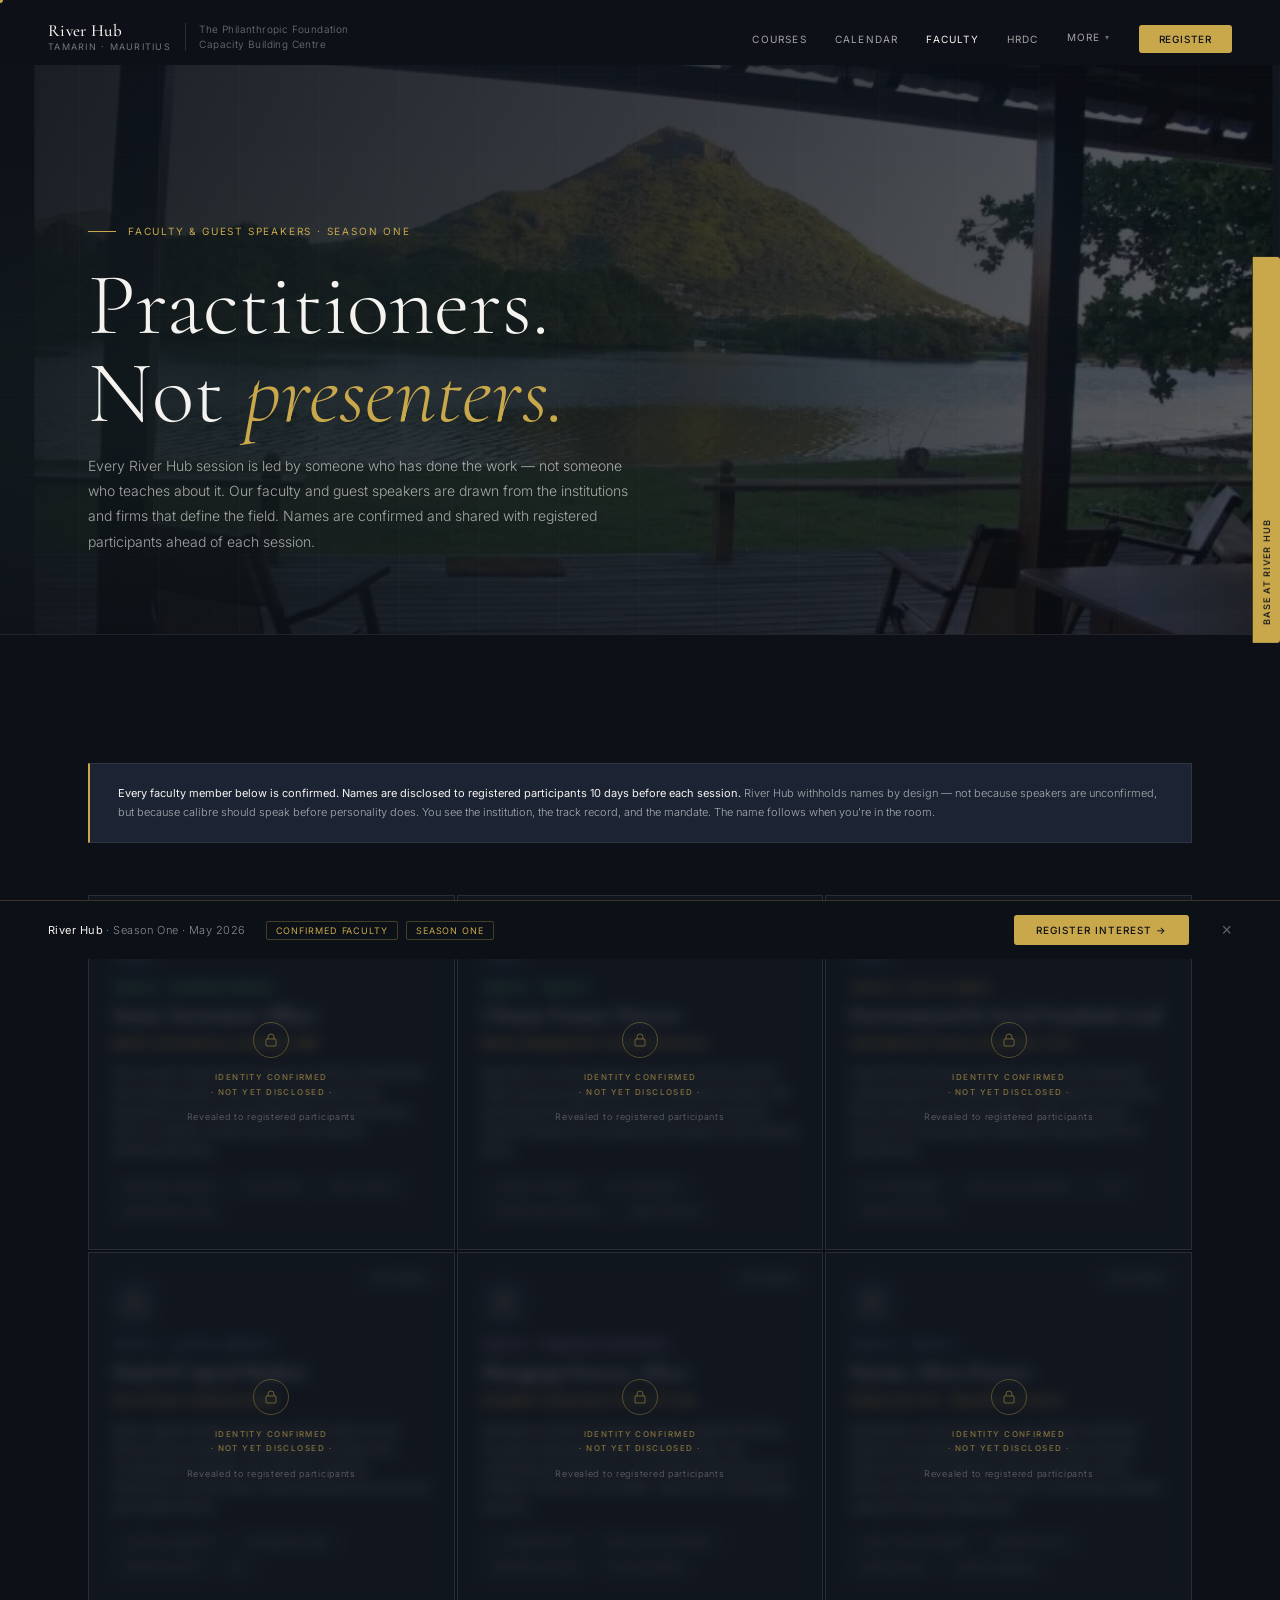
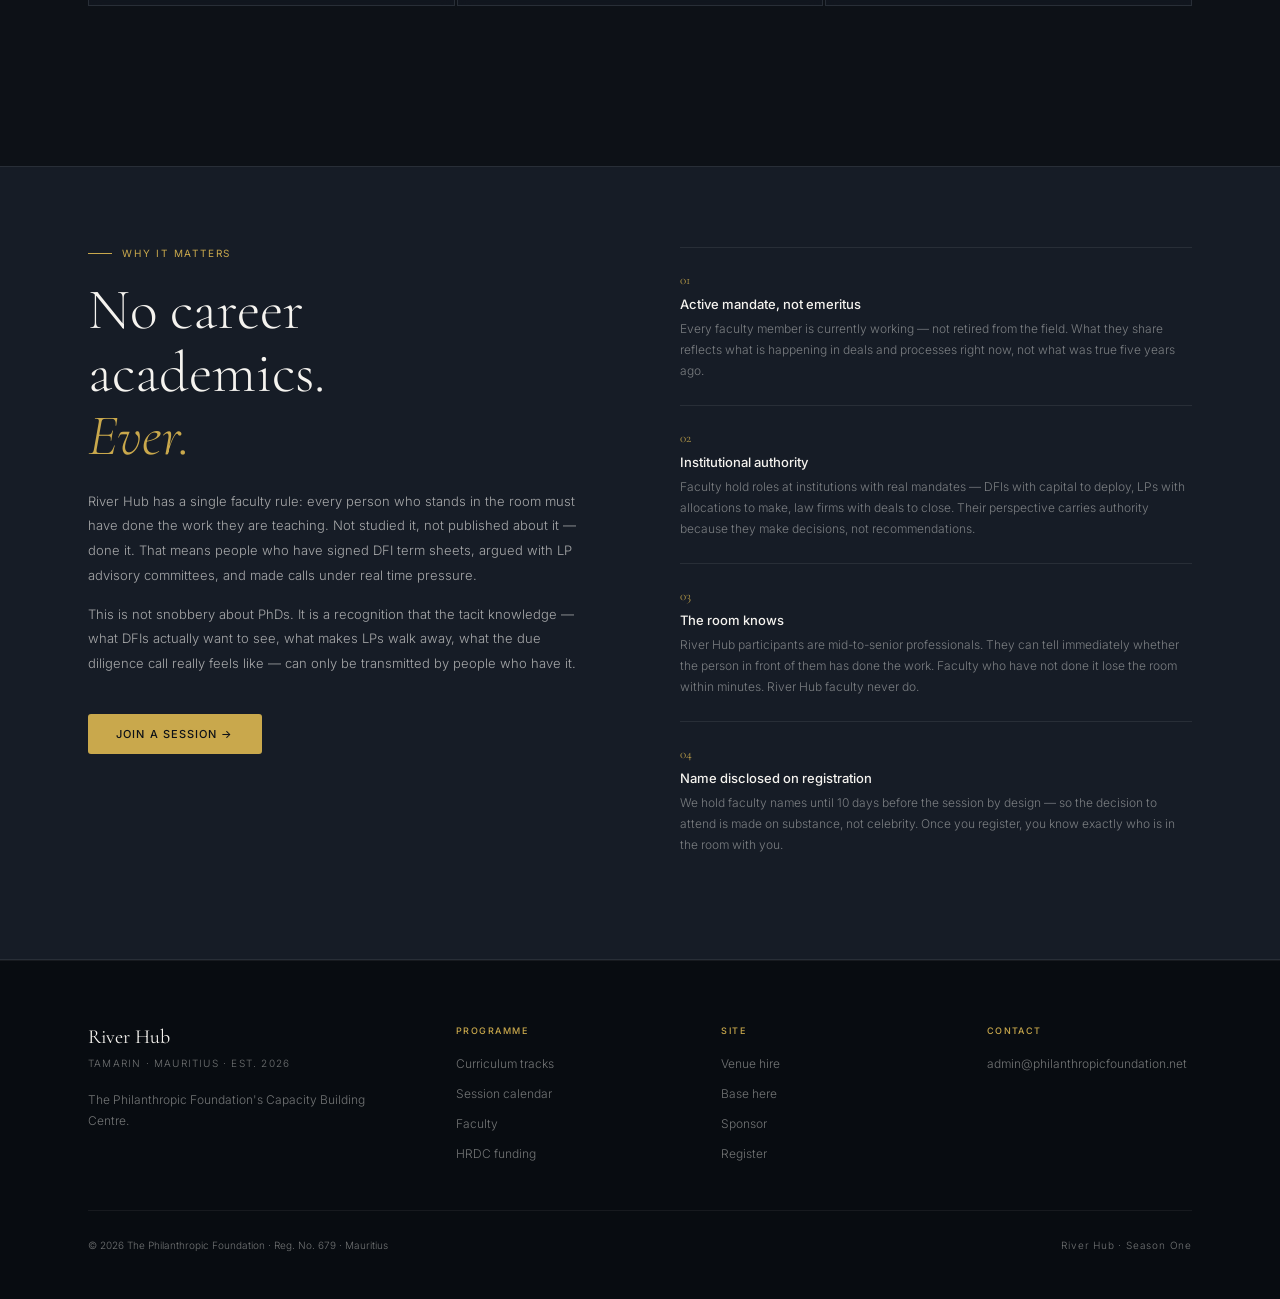
<file: faculty/index.html>
<!DOCTYPE html>
<html lang="en">
<head>
<meta charset="UTF-8"><meta name="viewport" content="width=device-width, initial-scale=1.0">
<title>Faculty & Speakers · River Hub</title>
<meta name="description" content="River Hub faculty are practitioners from BII, IFC, Nordic DFIs, and the leading African capital markets institutions. Not academics — people who have done the work.">
<link rel="canonical" href="https://riverhub.africa/faculty/">
<link rel="icon" type="image/svg+xml" href="data:image/svg+xml,<svg xmlns='http://www.w3.org/2000/svg' viewBox='0 0 32 32'><rect width='32' height='32' fill='%230d1117'/><text x='50%25' y='55%25' font-family='serif' font-size='18' fill='%23c9a84c' text-anchor='middle' dominant-baseline='middle'>R</text></svg>">
<meta name="theme-color" content="#0d1117">
<link rel="preconnect" href="https://fonts.googleapis.com">
<link rel="preconnect" href="https://fonts.gstatic.com" crossorigin>
<link href="https://fonts.googleapis.com/css2?family=Cormorant+Garamond:ital,wght@0,300;0,400;0,500;0,600;1,300;1,400;1,500&family=Inter:wght@300;400;500&display=swap" rel="stylesheet">
<link rel="stylesheet" href="/assets/main.css">
<style>
.speakers-grid{display:grid;grid-template-columns:repeat(3,1fr);gap:2px;margin-top:52px}
.sp-card{background:var(--bg-card);border:.5px solid var(--border);padding:28px 24px;position:relative;overflow:hidden;transition:border-color .25s,transform .25s}
.sp-card:hover{border-color:var(--border-lg);transform:translateY(-3px)}
.sp-avatar{width:44px;height:44px;border-radius:50%;background:var(--bg-mid);border:.5px solid var(--border-lg);display:flex;align-items:center;justify-content:center;margin-bottom:14px}
.sp-track{font-size:9px;font-weight:500;letter-spacing:.14em;text-transform:uppercase;margin-bottom:10px}
.sp-role{font-family:'Cormorant Garamond',serif;font-size:20px;font-weight:300;color:var(--white);line-height:1.25;margin-bottom:8px}
.sp-inst{font-size:11px;font-weight:400;color:var(--gold);letter-spacing:.04em;margin-bottom:14px}
.sp-bio{font-size:11px;font-weight:300;color:var(--muted-lg);line-height:1.75}
.sp-tags{display:flex;flex-wrap:wrap;gap:6px;margin-top:16px}
.sp-tag{font-size:9px;font-weight:400;color:var(--muted);letter-spacing:.08em;border:.5px solid var(--border);padding:3px 9px;text-transform:uppercase}
.sp-confirm{position:absolute;top:16px;right:16px;font-size:8px;font-weight:500;letter-spacing:.1em;text-transform:uppercase;color:var(--muted);border:.5px solid var(--border);padding:3px 8px}
.sp-confirm.confirmed{color:#5ec490;border-color:rgba(61,138,98,.4)}
.sp-redact{position:absolute;inset:0;z-index:10;backdrop-filter:blur(7px);-webkit-backdrop-filter:blur(7px);background:rgba(13,17,23,0.45);display:flex;flex-direction:column;align-items:center;justify-content:center;gap:12px;pointer-events:none}
.sp-redact-icon{width:36px;height:36px;border-radius:50%;border:.5px solid rgba(201,168,76,0.35);display:flex;align-items:center;justify-content:center}
.sp-redact-label{font-size:8px;font-weight:500;letter-spacing:.18em;text-transform:uppercase;color:rgba(201,168,76,0.6);text-align:center;line-height:1.8}
.sp-redact-sub{font-size:9px;font-weight:300;color:rgba(245,243,239,.35);letter-spacing:.08em;text-align:center}
.sp-note{margin-top:48px;padding:20px 28px;background:var(--bg-mid);border:.5px solid var(--border);border-left:2px solid var(--gold);font-size:11px;font-weight:300;color:var(--muted-lg);line-height:1.75}
.why-band{background:var(--bg-card);border-top:.5px solid var(--border);border-bottom:.5px solid var(--border);padding:80px 0;margin-top:80px}
.why-grid{display:grid;grid-template-columns:1fr 1fr;gap:80px;align-items:start}
.why-item{padding:24px 0;border-top:.5px solid var(--border)}
.why-num{font-family:'Cormorant Garamond',serif;font-size:13px;color:var(--gold);margin-bottom:8px}
.why-title{font-size:13px;font-weight:500;color:var(--white);margin-bottom:6px}
.why-text{font-size:12px;font-weight:300;color:var(--muted);line-height:1.75}
@media(max-width:900px){.speakers-grid{grid-template-columns:1fr 1fr}.why-grid{grid-template-columns:1fr}}
@media(max-width:600px){.speakers-grid{grid-template-columns:1fr}}
</style>
</head>
<body>
<div id="cursor-dot"></div><div id="cursor-ring"></div>
<div id="sticky-bar">
  <div class="sticky-label"><strong>River Hub</strong> · Season One · May 2026</div>
  <div class="sticky-pills"><span class="sticky-pill">Confirmed faculty</span><span class="sticky-pill">Season One</span></div>
  <a href="/register/" class="sticky-cta">Register interest →</a>
  <button class="sticky-close" aria-label="Dismiss">×</button>
</div>
<nav id="nav">
  <a href="/" class="nav-logo"><div class="nav-logo-l"><span class="nav-logo-main">River Hub</span><span class="nav-logo-sub">Tamarin · Mauritius</span></div><div class="nav-logo-div"></div><span class="nav-logo-r">The Philanthropic Foundation<br>Capacity Building Centre</span></a>
  <ul class="nav-links">
    <li><a href="/courses/">Courses</a></li>
    <li><a href="/calendar/">Calendar</a></li>
    <li><a href="/faculty/">Faculty</a></li>
    <li><a href="/hrdc/">HRDC</a></li>
    <li class="nav-more" id="nav-more"><button class="nav-more-btn" onclick="toggleNavMore()">More <span>▾</span></button><div class="nav-dropdown"><a href="/venue/">Hire the space</a><a href="/base/">Base here</a><a href="/sponsor/">Sponsor</a><a href="https://philanthropicfoundation.net" target="_blank">Foundation ↗</a></div></li>
    <li><a href="/register/" class="nav-cta">Register</a></li>
  </ul>
</nav>
<div style="padding-top:65px"></div>

<div class="page-header">
  <div class="page-header-photo"></div>
  <div class="page-header-photo-overlay"></div>
  <div class="page-header-grid"></div>
  <div class="page-header-inner">
    <div class="page-eyebrow">Faculty & Guest Speakers · Season One</div>
    <h1 class="page-title">Practitioners.<br>Not <em>presenters.</em></h1>
    <p class="page-subtitle">Every River Hub session is led by someone who has done the work — not someone who teaches about it. Our faculty and guest speakers are drawn from the institutions and firms that define the field. Names are confirmed and shared with registered participants ahead of each session.</p>
  </div>
</div>

<section style="padding:80px 0">
  <div class="container">
    <div class="sp-note reveal">
      <strong style="color:var(--white);font-weight:400">Every faculty member below is confirmed. Names are disclosed to registered participants 10 days before each session.</strong> River Hub withholds names by design — not because speakers are unconfirmed, but because calibre should speak before personality does. You see the institution, the track record, and the mandate. The name follows when you're in the room.
    </div>

    <div class="speakers-grid reveal" style="transition-delay:.08s">

      <!-- Speaker 1 -->
      <div class="sp-card">
        <div class="sp-redact">
          <div class="sp-redact-icon">
            <svg width="16" height="16" viewBox="0 0 16 16" fill="none"><rect x="3" y="7" width="10" height="7" rx="1" stroke="rgba(201,168,76,0.6)" stroke-width=".8" fill="none"/><path d="M5 7V5a3 3 0 016 0v2" stroke="rgba(201,168,76,0.6)" stroke-width=".8" fill="none"/></svg>
          </div>
          <div class="sp-redact-label">Identity confirmed<br>· not yet disclosed ·</div>
          <div class="sp-redact-sub">Revealed to registered participants</div>
        </div>
        <span class="sp-confirm confirmed">Season One confirmed</span>
        <div class="sp-avatar"><svg viewBox="0 0 52 52" fill="none" style="width:52px;height:52px"><circle cx="26" cy="26" r="26" fill="#1c2433"/><circle cx="26" cy="21" r="8" fill="none" stroke="#c9a84c" stroke-width="1"/><path d="M12 42c0-7.732 6.268-14 14-14s14 6.268 14 14" fill="none" stroke="#c9a84c" stroke-width="1"/></svg></div>
        <div class="sp-track" style="color:#5ec490">Track A · Blended Finance</div>
        <div class="sp-role">Senior Investment Officer</div>
        <div class="sp-inst">British International Investment (BII)</div>
        <div class="sp-bio">Over 15 years deploying DFI capital into African infrastructure and climate projects. Has structured blended finance transactions across East and West Africa, working directly with co-investors, project sponsors, and national development banks.</div>
        <div class="sp-tags"><span class="sp-tag">Blended Finance</span><span class="sp-tag">DFI Capital</span><span class="sp-tag">East Africa</span><span class="sp-tag">Infrastructure</span></div>
      </div>

      <!-- Speaker 2 -->
      <div class="sp-card">
        <div class="sp-redact">
          <div class="sp-redact-icon"><svg width="16" height="16" viewBox="0 0 16 16" fill="none"><rect x="3" y="7" width="10" height="7" rx="1" stroke="rgba(201,168,76,0.6)" stroke-width=".8" fill="none"/><path d="M5 7V5a3 3 0 016 0v2" stroke="rgba(201,168,76,0.6)" stroke-width=".8" fill="none"/></svg></div>
          <div class="sp-redact-label">Identity confirmed<br>· not yet disclosed ·</div>
          <div class="sp-redact-sub">Revealed to registered participants</div>
        </div>
        <span class="sp-confirm confirmed">Season One confirmed</span>
        <div class="sp-avatar"><svg viewBox="0 0 52 52" fill="none" style="width:52px;height:52px"><circle cx="26" cy="26" r="26" fill="#1c2433"/><circle cx="26" cy="21" r="8" fill="none" stroke="#c9a84c" stroke-width="1"/><path d="M12 42c0-7.732 6.268-14 14-14s14 6.268 14 14" fill="none" stroke="#c9a84c" stroke-width="1"/></svg></div>
        <div class="sp-track" style="color:#5ec490">Track A · Track B</div>
        <div class="sp-role">Climate Finance Director</div>
        <div class="sp-inst">Nordic Development Finance Institution</div>
        <div class="sp-bio">Specialist in climate-aligned investment structures and EU Green Taxonomy application across emerging markets. Has advised governments and private sponsors on transition finance frameworks and green bond issuance in Sub-Saharan Africa.</div>
        <div class="sp-tags"><span class="sp-tag">Climate Finance</span><span class="sp-tag">EU Taxonomy</span><span class="sp-tag">Transition Finance</span><span class="sp-tag">Green Bonds</span></div>
      </div>

      <!-- Speaker 3 -->
      <div class="sp-card">
        <div class="sp-redact">
          <div class="sp-redact-icon"><svg width="16" height="16" viewBox="0 0 16 16" fill="none"><rect x="3" y="7" width="10" height="7" rx="1" stroke="rgba(201,168,76,0.6)" stroke-width=".8" fill="none"/><path d="M5 7V5a3 3 0 016 0v2" stroke="rgba(201,168,76,0.6)" stroke-width=".8" fill="none"/></svg></div>
          <div class="sp-redact-label">Identity confirmed<br>· not yet disclosed ·</div>
          <div class="sp-redact-sub">Revealed to registered participants</div>
        </div>
        <span class="sp-confirm confirmed">Season One confirmed</span>
        <div class="sp-avatar"><svg viewBox="0 0 52 52" fill="none" style="width:52px;height:52px"><circle cx="26" cy="26" r="26" fill="#1c2433"/><circle cx="26" cy="21" r="8" fill="none" stroke="#c9a84c" stroke-width="1"/><path d="M12 42c0-7.732 6.268-14 14-14s14 6.268 14 14" fill="none" stroke="#c9a84c" stroke-width="1"/></svg></div>
        <div class="sp-track" style="color:var(--gold)">Track B · ESG & Climate</div>
        <div class="sp-role">Environmental & Social Standards Lead</div>
        <div class="sp-inst">International Finance Corporation (IFC)</div>
        <div class="sp-bio">Leads ESG due diligence and IFC Performance Standards implementation for private sector investments across Africa. Works directly with fund managers, banks, and project sponsors to structure E&S frameworks that satisfy DFI LP requirements.</div>
        <div class="sp-tags"><span class="sp-tag">IFC Standards</span><span class="sp-tag">ESG Due Diligence</span><span class="sp-tag">TCFD</span><span class="sp-tag">Private Sector</span></div>
      </div>

      <!-- Speaker 4 -->
      <div class="sp-card">
        <div class="sp-redact">
          <div class="sp-redact-icon"><svg width="16" height="16" viewBox="0 0 16 16" fill="none"><rect x="3" y="7" width="10" height="7" rx="1" stroke="rgba(201,168,76,0.6)" stroke-width=".8" fill="none"/><path d="M5 7V5a3 3 0 016 0v2" stroke="rgba(201,168,76,0.6)" stroke-width=".8" fill="none"/></svg></div>
          <div class="sp-redact-label">Identity confirmed<br>· not yet disclosed ·</div>
          <div class="sp-redact-sub">Revealed to registered participants</div>
        </div>
        <span class="sp-confirm">Confirming</span>
        <div class="sp-avatar"><svg viewBox="0 0 52 52" fill="none" style="width:52px;height:52px"><circle cx="26" cy="26" r="26" fill="#1c2433"/><circle cx="26" cy="21" r="8" fill="none" stroke="#c9a84c" stroke-width="1"/><path d="M12 42c0-7.732 6.268-14 14-14s14 6.268 14 14" fill="none" stroke="#c9a84c" stroke-width="1"/></svg></div>
        <div class="sp-track" style="color:#5a7fa0">Track C · Capital Markets</div>
        <div class="sp-role">Head of Capital Markets</div>
        <div class="sp-inst">Pan-African Investment Bank</div>
        <div class="sp-bio">Senior capital markets practitioner with 20 years across African stock exchanges, sovereign debt issuance, and private equity structuring. Has led IPOs, Eurobond transactions, and secondary market development across East and Southern Africa.</div>
        <div class="sp-tags"><span class="sp-tag">Capital Markets</span><span class="sp-tag">Sovereign Debt</span><span class="sp-tag">Private Equity</span><span class="sp-tag">IPO</span></div>
      </div>

      <!-- Speaker 5 -->
      <div class="sp-card">
        <div class="sp-redact">
          <div class="sp-redact-icon"><svg width="16" height="16" viewBox="0 0 16 16" fill="none"><rect x="3" y="7" width="10" height="7" rx="1" stroke="rgba(201,168,76,0.6)" stroke-width=".8" fill="none"/><path d="M5 7V5a3 3 0 016 0v2" stroke="rgba(201,168,76,0.6)" stroke-width=".8" fill="none"/></svg></div>
          <div class="sp-redact-label">Identity confirmed<br>· not yet disclosed ·</div>
          <div class="sp-redact-sub">Revealed to registered participants</div>
        </div>
        <span class="sp-confirm">Confirming</span>
        <div class="sp-avatar"><svg viewBox="0 0 52 52" fill="none" style="width:52px;height:52px"><circle cx="26" cy="26" r="26" fill="#1c2433"/><circle cx="26" cy="21" r="8" fill="none" stroke="#c9a84c" stroke-width="1"/><path d="M12 42c0-7.732 6.268-14 14-14s14 6.268 14 14" fill="none" stroke="#c9a84c" stroke-width="1"/></svg></div>
        <div class="sp-track" style="color:#9a8aba">Track D · Premium Convenings</div>
        <div class="sp-role">Managing Director, Africa</div>
        <div class="sp-inst">European Institutional Fund of Funds</div>
        <div class="sp-bio">Allocates on behalf of European pension capital into Africa-focused private equity and infrastructure funds. Has conducted due diligence on over 40 African GPs and sits on multiple LP advisory committees. Leads the LP–GP Dialogue sessions.</div>
        <div class="sp-tags"><span class="sp-tag">LP Perspective</span><span class="sp-tag">Fund Due Diligence</span><span class="sp-tag">Pension Capital</span><span class="sp-tag">GP Relations</span></div>
      </div>

      <!-- Speaker 6 -->
      <div class="sp-card">
        <div class="sp-redact">
          <div class="sp-redact-icon"><svg width="16" height="16" viewBox="0 0 16 16" fill="none"><rect x="3" y="7" width="10" height="7" rx="1" stroke="rgba(201,168,76,0.6)" stroke-width=".8" fill="none"/><path d="M5 7V5a3 3 0 016 0v2" stroke="rgba(201,168,76,0.6)" stroke-width=".8" fill="none"/></svg></div>
          <div class="sp-redact-label">Identity confirmed<br>· not yet disclosed ·</div>
          <div class="sp-redact-sub">Revealed to registered participants</div>
        </div>
        <span class="sp-confirm">Confirming</span>
        <div class="sp-avatar"><svg viewBox="0 0 52 52" fill="none" style="width:52px;height:52px"><circle cx="26" cy="26" r="26" fill="#1c2433"/><circle cx="26" cy="21" r="8" fill="none" stroke="#c9a84c" stroke-width="1"/><path d="M12 42c0-7.732 6.268-14 14-14s14 6.268 14 14" fill="none" stroke="#c9a84c" stroke-width="1"/></svg></div>
        <div class="sp-track" style="color:#5a7fa0">Track A · Track C</div>
        <div class="sp-role">Partner, Africa Practice</div>
        <div class="sp-inst">Global Law Firm · Mauritius & London</div>
        <div class="sp-bio">Specialises in fund structuring, cross-border investment vehicles, and regulatory frameworks for Africa-focused funds domiciled in Mauritius. Has advised DFIs, family offices, and sovereign wealth funds on structuring compliant vehicles for African deployment.</div>
        <div class="sp-tags"><span class="sp-tag">Fund Structuring</span><span class="sp-tag">Mauritius IFC</span><span class="sp-tag">Regulatory</span><span class="sp-tag">Cross-Border</span></div>
      </div>

    </div>
  </div>
</section>

<!-- WHY PRACTITIONERS -->
<section class="why-band">
  <div class="container">
    <div class="why-grid">
      <div class="reveal">
        <div class="section-tag">Why it matters</div>
        <h2 class="section-title">No career<br>academics.<br><em>Ever.</em></h2>
        <p class="section-body">River Hub has a single faculty rule: every person who stands in the room must have done the work they are teaching. Not studied it, not published about it — done it. That means people who have signed DFI term sheets, argued with LP advisory committees, and made calls under real time pressure.</p>
        <p class="section-body">This is not snobbery about PhDs. It is a recognition that the tacit knowledge — what DFIs actually want to see, what makes LPs walk away, what the due diligence call really feels like — can only be transmitted by people who have it.</p>
        <a href="/register/" class="btn-primary" style="margin-top:24px;display:inline-block">Join a session →</a>
      </div>
      <div class="reveal" style="transition-delay:.1s">
        <div class="why-item"><div class="why-num">01</div><div class="why-title">Active mandate, not emeritus</div><div class="why-text">Every faculty member is currently working — not retired from the field. What they share reflects what is happening in deals and processes right now, not what was true five years ago.</div></div>
        <div class="why-item"><div class="why-num">02</div><div class="why-title">Institutional authority</div><div class="why-text">Faculty hold roles at institutions with real mandates — DFIs with capital to deploy, LPs with allocations to make, law firms with deals to close. Their perspective carries authority because they make decisions, not recommendations.</div></div>
        <div class="why-item"><div class="why-num">03</div><div class="why-title">The room knows</div><div class="why-text">River Hub participants are mid-to-senior professionals. They can tell immediately whether the person in front of them has done the work. Faculty who have not done it lose the room within minutes. River Hub faculty never do.</div></div>
        <div class="why-item"><div class="why-num">04</div><div class="why-title">Name disclosed on registration</div><div class="why-text">We hold faculty names until 10 days before the session by design — so the decision to attend is made on substance, not celebrity. Once you register, you know exactly who is in the room with you.</div></div>
      </div>
    </div>
  </div>
</section>

<footer>
  <div class="container">
    <div class="footer-grid">
      <div><div class="footer-name">River Hub</div><div class="footer-sub">Tamarin · Mauritius · Est. 2026</div><p class="footer-desc">The Philanthropic Foundation's Capacity Building Centre.</p></div>
      <div><div class="footer-col-title">Programme</div><ul class="footer-links"><li><a href="/courses/">Curriculum tracks</a></li><li><a href="/calendar/">Session calendar</a></li><li><a href="/faculty/">Faculty</a></li><li><a href="/hrdc/">HRDC funding</a></li></ul></div>
      <div><div class="footer-col-title">Site</div><ul class="footer-links"><li><a href="/venue/">Venue hire</a></li><li><a href="/base/">Base here</a></li><li><a href="/sponsor/">Sponsor</a></li><li><a href="/register/">Register</a></li></ul></div>
      <div><div class="footer-col-title">Contact</div><ul class="footer-links"><li><a href="mailto:admin@philanthropicfoundation.net">admin@philanthropicfoundation.net</a></li></ul></div>
    </div>
    <div class="footer-bottom"><div class="footer-copy">© 2026 The Philanthropic Foundation · Reg. No. 679 · Mauritius</div><div class="footer-season">River Hub · Season One</div></div>
  </div>
</footer>
<script src="/assets/main.js"></script>
</body>
</html>
</file>
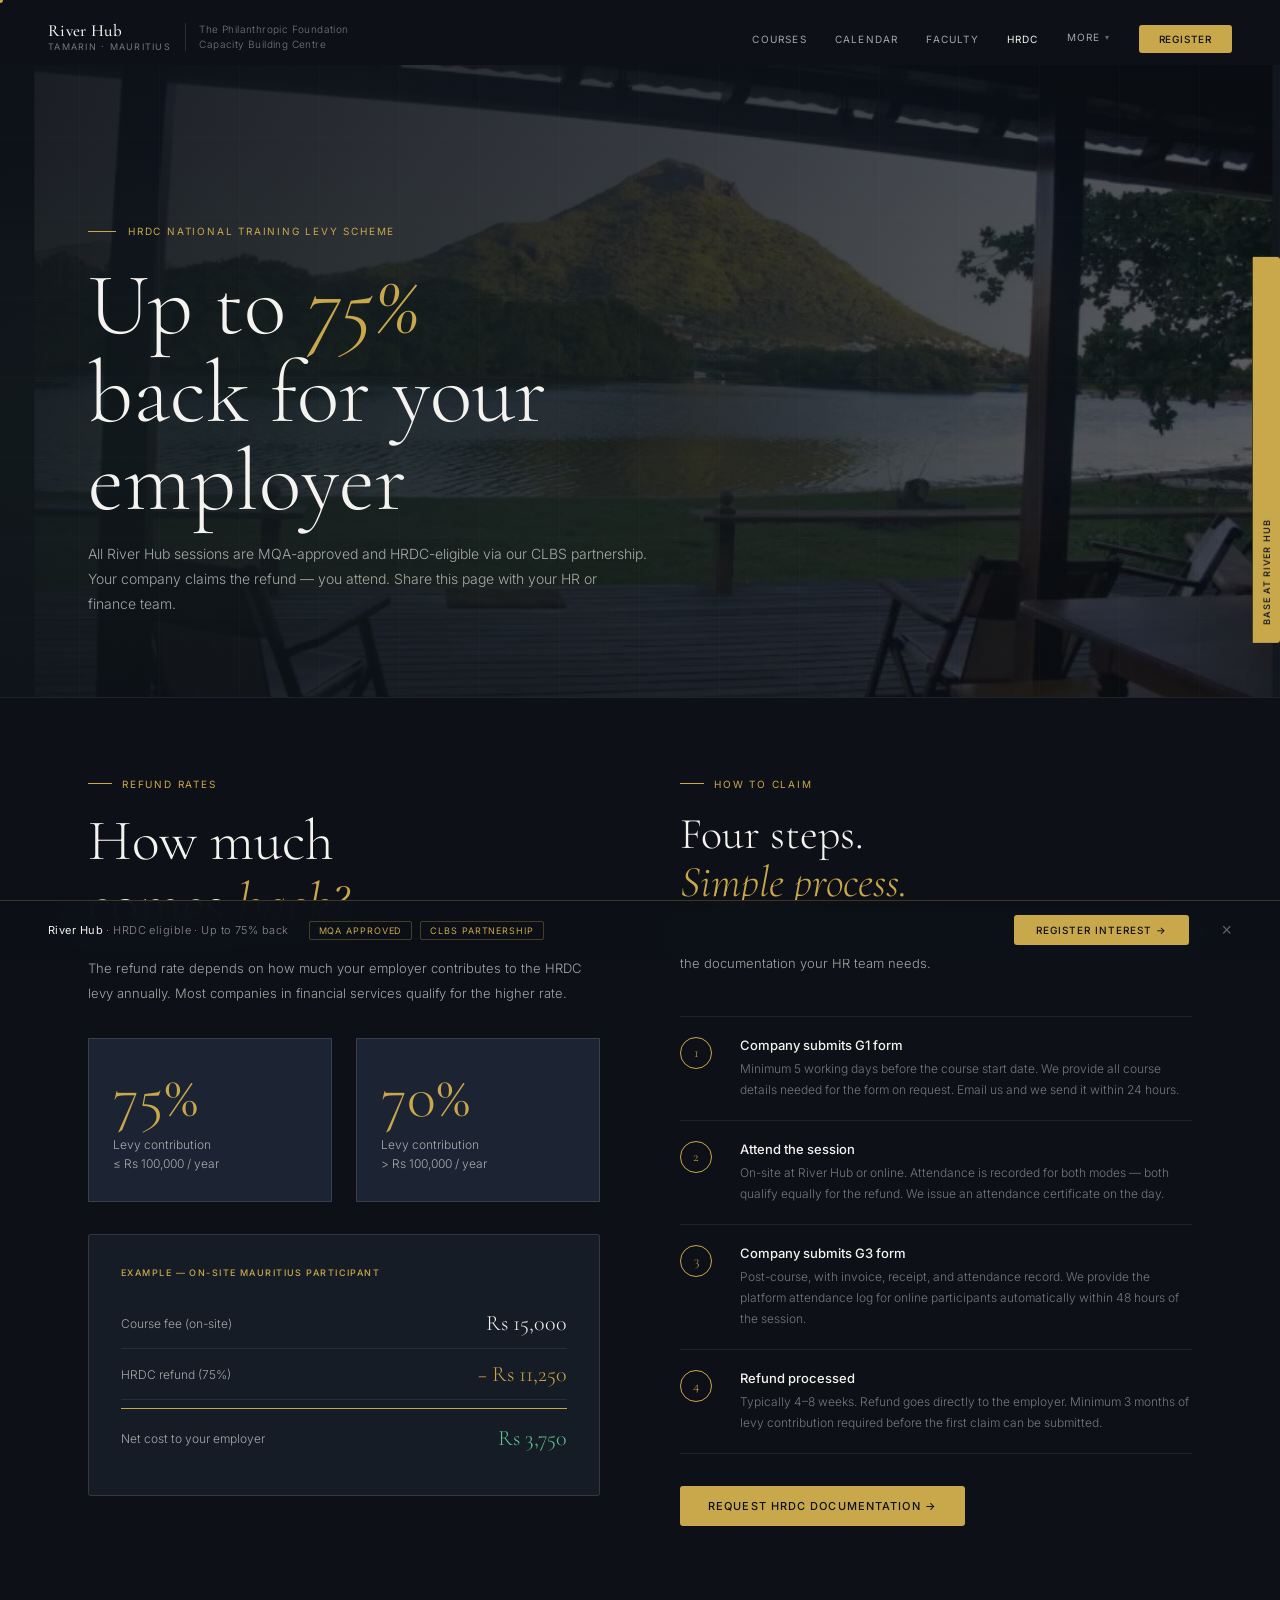
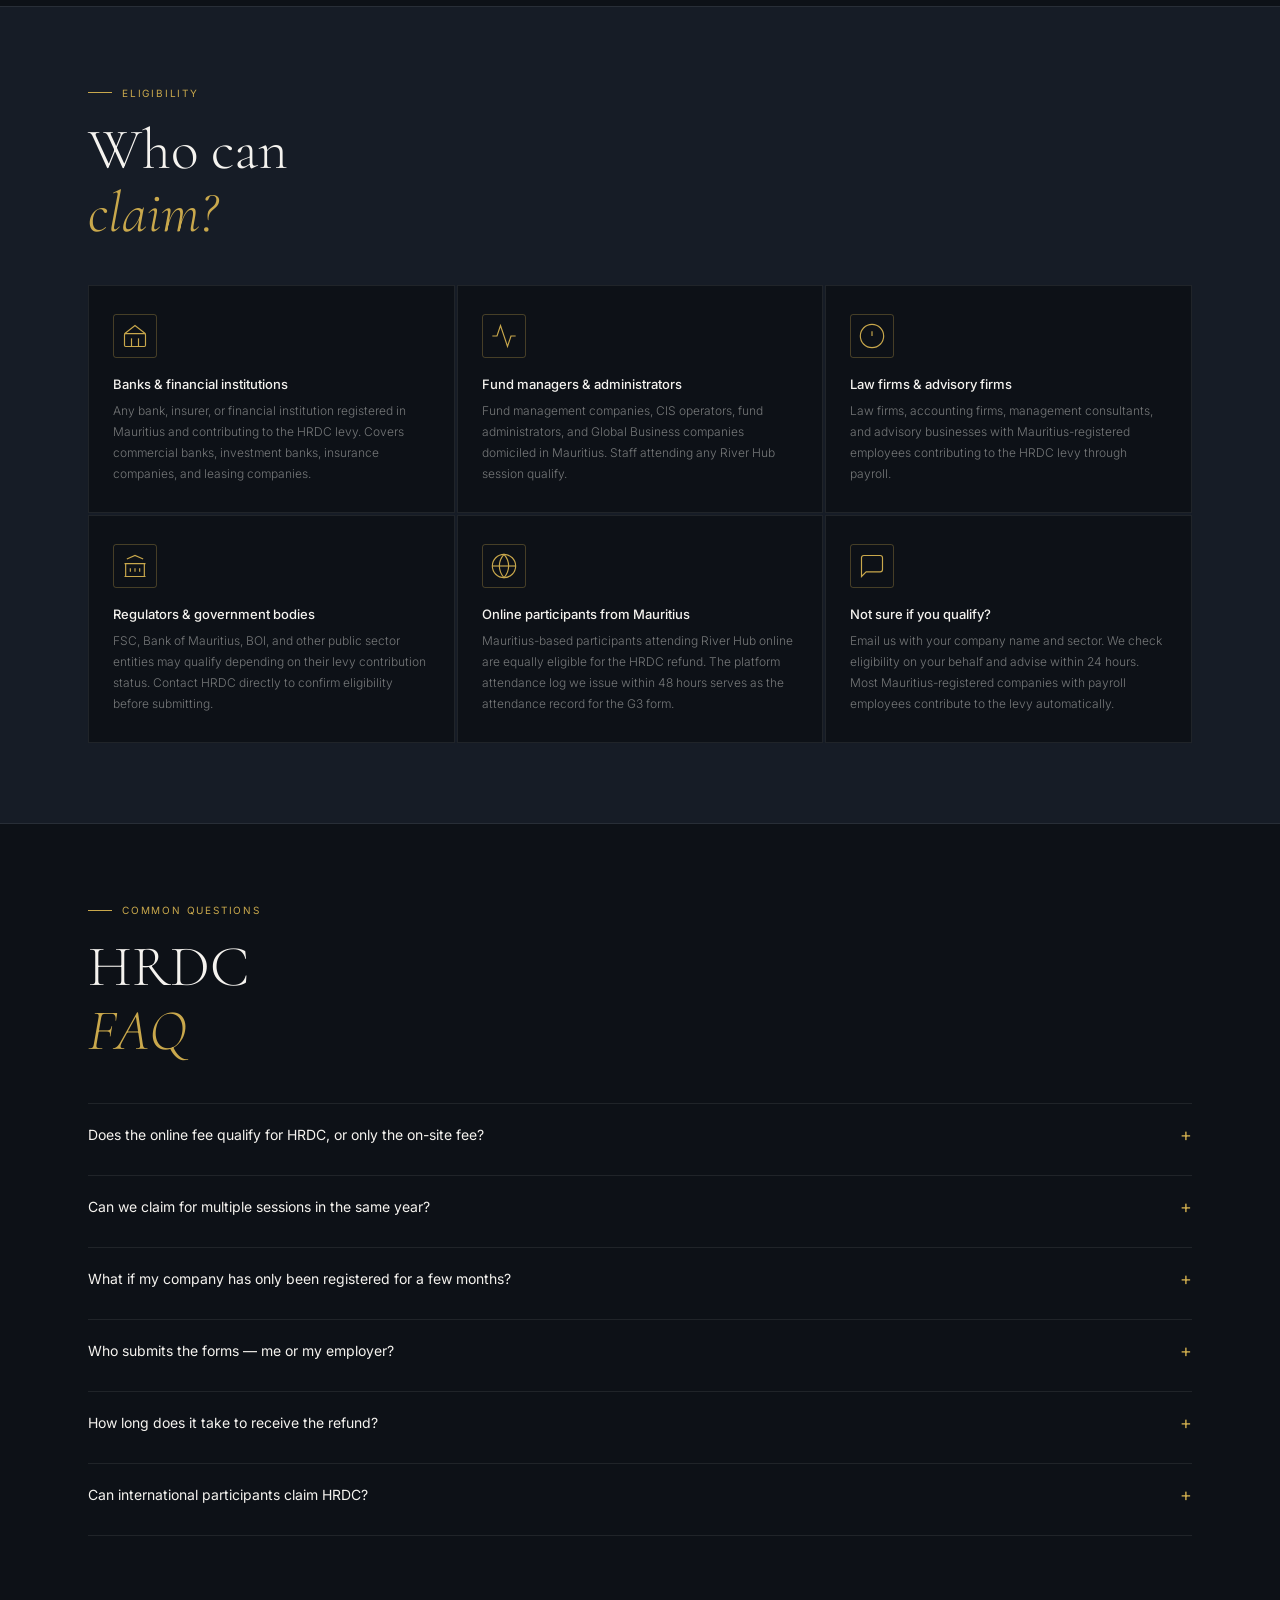
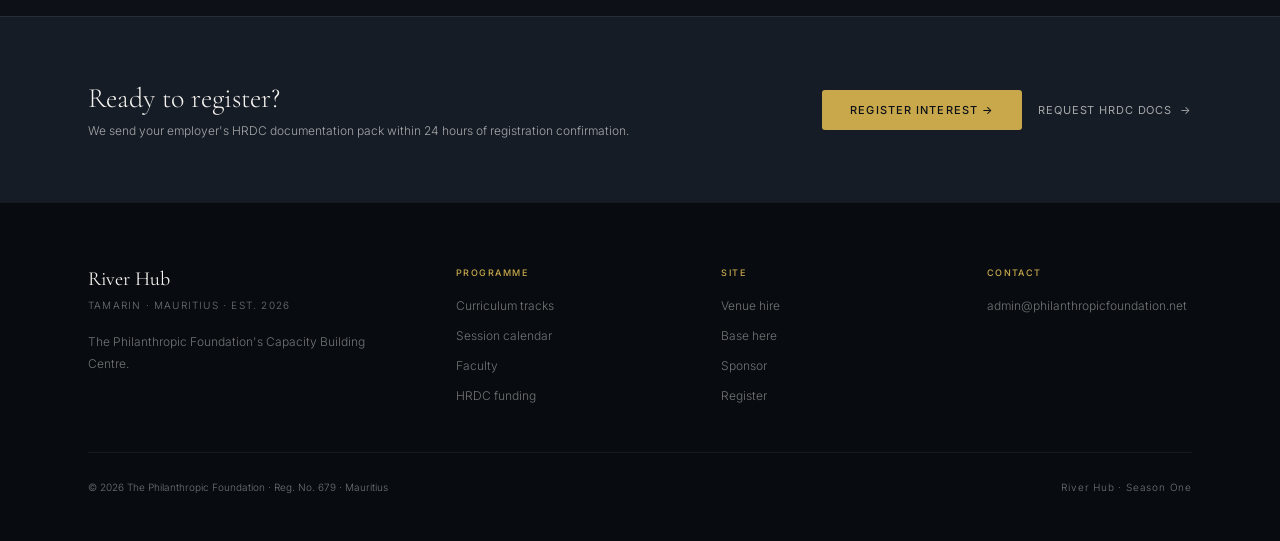
<file: hrdc/index.html>
<!DOCTYPE html>
<html lang="en">
<head>
<meta charset="UTF-8"><meta name="viewport" content="width=device-width, initial-scale=1.0">
<title>HRDC Funding · River Hub</title>
<meta name="description" content="All River Hub sessions are HRDC-eligible. Mauritius employers can claim back up to 75% of course fees through the national levy scheme.">
<link rel="canonical" href="https://riverhub.africa/hrdc/">
<link rel="icon" type="image/svg+xml" href="data:image/svg+xml,<svg xmlns='http://www.w3.org/2000/svg' viewBox='0 0 32 32'><rect width='32' height='32' fill='%230d1117'/><text x='50%25' y='55%25' font-family='serif' font-size='18' fill='%23c9a84c' text-anchor='middle' dominant-baseline='middle'>R</text></svg>">
<meta name="theme-color" content="#0d1117">
<link rel="preconnect" href="https://fonts.googleapis.com">
<link rel="preconnect" href="https://fonts.gstatic.com" crossorigin>
<link href="https://fonts.googleapis.com/css2?family=Cormorant+Garamond:ital,wght@0,300;0,400;0,500;0,600;1,300;1,400;1,500&family=Inter:wght@300;400;500&display=swap" rel="stylesheet">
<link rel="stylesheet" href="/assets/main.css">
<style>
.hrdc-layout{display:grid;grid-template-columns:1fr 1fr;gap:80px;padding:80px 0;align-items:start}
.hrdc-rates{display:grid;grid-template-columns:1fr 1fr;gap:24px;margin-top:32px}
.rate-box{background:var(--bg-mid);border:.5px solid var(--border-lg);padding:28px 24px}
.rate-num{font-family:'Cormorant Garamond',serif;font-size:60px;font-weight:300;color:var(--gold);line-height:1;margin-bottom:8px}
.rate-label{font-size:12px;font-weight:300;color:var(--muted-lg);line-height:1.6}
.hrdc-steps{margin-top:40px;display:flex;flex-direction:column;gap:0}
.hrdc-step{display:grid;grid-template-columns:44px 1fr;gap:16px;padding:20px 0;border-top:.5px solid var(--border)}
.hrdc-step:last-child{border-bottom:.5px solid var(--border)}
.hrdc-step-num{width:32px;height:32px;border:.5px solid var(--gold);border-radius:50%;display:flex;align-items:center;justify-content:center;font-family:'Cormorant Garamond',serif;font-size:14px;color:var(--gold);flex-shrink:0}
.hrdc-step-title{font-size:13px;font-weight:500;color:var(--white);margin-bottom:5px}
.hrdc-step-text{font-size:12px;font-weight:300;color:var(--muted);line-height:1.75}
.example-calc{background:var(--bg-card);border:.5px solid var(--border-lg);border-radius:var(--radius);padding:32px;margin-top:32px}
.calc-row{display:flex;justify-content:space-between;align-items:center;padding:12px 0;border-bottom:.5px solid var(--border)}
.calc-row:last-child{border-bottom:none;border-top:.5px solid var(--gold);margin-top:8px;padding-top:16px}
.calc-label{font-size:12px;font-weight:300;color:var(--muted-lg)}
.calc-val{font-family:'Cormorant Garamond',serif;font-size:22px;font-weight:300;color:var(--white)}
.calc-val.gold{color:var(--gold)}
.calc-val.green{color:#5ec490}
.eligibility-band{background:var(--bg-card);border-top:.5px solid var(--border);border-bottom:.5px solid var(--border);padding:80px 0}
.eligibility-grid{display:grid;grid-template-columns:repeat(3,1fr);gap:2px}
.elig-card{background:var(--bg);border:.5px solid var(--border);padding:28px 24px}
.elig-icon{width:44px;height:44px;display:flex;align-items:center;justify-content:center;border:.5px solid rgba(201,168,76,.3);border-radius:var(--radius);margin-bottom:18px;color:var(--gold)}
.elig-title{font-size:13px;font-weight:500;color:var(--white);margin-bottom:8px}
.elig-text{font-size:12px;font-weight:300;color:var(--muted);line-height:1.75}
.faq{padding:80px 0}
.faq-item{border-top:.5px solid var(--border);padding:20px 0}
.faq-item:last-child{border-bottom:.5px solid var(--border)}
.faq-q{font-size:14px;font-weight:400;color:var(--white);margin-bottom:10px;cursor:none;display:flex;justify-content:space-between;align-items:center;gap:16px}
.faq-a{font-size:12px;font-weight:300;color:var(--muted-lg);line-height:1.8;max-height:0;overflow:hidden;transition:max-height .3s ease}
.faq-item.open .faq-a{max-height:300px}
.faq-arrow{font-size:18px;color:var(--gold);flex-shrink:0;transition:transform .3s}
.faq-item.open .faq-arrow{transform:rotate(45deg)}
@media(max-width:900px){.hrdc-layout,.eligibility-grid{grid-template-columns:1fr;gap:48px}.hrdc-rates{grid-template-columns:1fr 1fr}}
</style>
</head>
<body>
<div id="cursor-dot"></div><div id="cursor-ring"></div>
<div id="sticky-bar">
  <div class="sticky-label"><strong>River Hub</strong> · HRDC eligible · Up to 75% back</div>
  <div class="sticky-pills"><span class="sticky-pill">MQA approved</span><span class="sticky-pill">CLBS partnership</span></div>
  <a href="/register/" class="sticky-cta">Register interest →</a>
  <button class="sticky-close" aria-label="Dismiss">×</button>
</div>
<nav id="nav">
  <a href="/" class="nav-logo"><div class="nav-logo-l"><span class="nav-logo-main">River Hub</span><span class="nav-logo-sub">Tamarin · Mauritius</span></div><div class="nav-logo-div"></div><span class="nav-logo-r">The Philanthropic Foundation<br>Capacity Building Centre</span></a>
  <ul class="nav-links">
    <li><a href="/courses/">Courses</a></li>
    <li><a href="/calendar/">Calendar</a></li>
    <li><a href="/faculty/">Faculty</a></li>
    <li><a href="/hrdc/">HRDC</a></li>
    <li class="nav-more" id="nav-more"><button class="nav-more-btn" onclick="toggleNavMore()">More <span>▾</span></button><div class="nav-dropdown"><a href="/venue/">Hire the space</a><a href="/base/">Base here</a><a href="/sponsor/">Sponsor</a><a href="https://philanthropicfoundation.net" target="_blank">Foundation ↗</a></div></li>
    <li><a href="/register/" class="nav-cta">Register</a></li>
  </ul>
</nav>
<div style="padding-top:65px"></div>

<div class="page-header">
  <div class="page-header-photo"></div>
  <div class="page-header-photo-overlay"></div>
  <div class="page-header-grid"></div>
  <div class="page-header-inner">
    <div class="page-eyebrow">HRDC National Training Levy Scheme</div>
    <h1 class="page-title">Up to <em>75%</em><br>back for your<br>employer</h1>
    <p class="page-subtitle">All River Hub sessions are MQA-approved and HRDC-eligible via our CLBS partnership. Your company claims the refund — you attend. Share this page with your HR or finance team.</p>
  </div>
</div>

<section>
  <div class="container">
    <div class="hrdc-layout">
      <div class="reveal">
        <div class="section-tag">Refund rates</div>
        <h2 class="section-title">How much<br>comes <em>back?</em></h2>
        <p class="section-body">The refund rate depends on how much your employer contributes to the HRDC levy annually. Most companies in financial services qualify for the higher rate.</p>
        <div class="hrdc-rates">
          <div class="rate-box">
            <div class="rate-num">75%</div>
            <div class="rate-label">Levy contribution<br>≤ Rs 100,000 / year</div>
          </div>
          <div class="rate-box">
            <div class="rate-num">70%</div>
            <div class="rate-label">Levy contribution<br>> Rs 100,000 / year</div>
          </div>
        </div>
        <div class="example-calc">
          <div style="font-size:9px;font-weight:500;color:var(--gold);letter-spacing:.16em;text-transform:uppercase;margin-bottom:20px">Example — on-site Mauritius participant</div>
          <div class="calc-row"><div class="calc-label">Course fee (on-site)</div><div class="calc-val">Rs 15,000</div></div>
          <div class="calc-row"><div class="calc-label">HRDC refund (75%)</div><div class="calc-val gold">− Rs 11,250</div></div>
          <div class="calc-row"><div class="calc-label">Net cost to your employer</div><div class="calc-val green">Rs 3,750</div></div>
        </div>
      </div>
      <div class="reveal" style="transition-delay:.1s">
        <div class="section-tag">How to claim</div>
        <h2 class="section-title" style="font-size:clamp(28px,3.5vw,44px)">Four steps.<br><em>Simple process.</em></h2>
        <p class="section-body">The refund is claimed by the employer on behalf of the participant. We provide all the documentation your HR team needs.</p>
        <div class="hrdc-steps">
          <div class="hrdc-step">
            <div class="hrdc-step-num">1</div>
            <div>
              <div class="hrdc-step-title">Company submits G1 form</div>
              <div class="hrdc-step-text">Minimum 5 working days before the course start date. We provide all course details needed for the form on request. Email us and we send it within 24 hours.</div>
            </div>
          </div>
          <div class="hrdc-step">
            <div class="hrdc-step-num">2</div>
            <div>
              <div class="hrdc-step-title">Attend the session</div>
              <div class="hrdc-step-text">On-site at River Hub or online. Attendance is recorded for both modes — both qualify equally for the refund. We issue an attendance certificate on the day.</div>
            </div>
          </div>
          <div class="hrdc-step">
            <div class="hrdc-step-num">3</div>
            <div>
              <div class="hrdc-step-title">Company submits G3 form</div>
              <div class="hrdc-step-text">Post-course, with invoice, receipt, and attendance record. We provide the platform attendance log for online participants automatically within 48 hours of the session.</div>
            </div>
          </div>
          <div class="hrdc-step">
            <div class="hrdc-step-num">4</div>
            <div>
              <div class="hrdc-step-title">Refund processed</div>
              <div class="hrdc-step-text">Typically 4–8 weeks. Refund goes directly to the employer. Minimum 3 months of levy contribution required before the first claim can be submitted.</div>
            </div>
          </div>
        </div>
        <a href="mailto:admin@philanthropicfoundation.net?subject=River Hub — HRDC documentation request&body=Please send me the HRDC G1 form details and course documentation for River Hub Season One." class="btn-primary" style="margin-top:32px;display:inline-block">Request HRDC documentation →</a>
      </div>
    </div>
  </div>
</section>

<!-- ELIGIBILITY -->
<section class="eligibility-band">
  <div class="container">
    <div class="reveal" style="margin-bottom:40px">
      <div class="section-tag">Eligibility</div>
      <h2 class="section-title">Who can<br><em>claim?</em></h2>
    </div>
    <div class="eligibility-grid reveal" style="transition-delay:.06s">
      <div class="elig-card">
        <div class="elig-icon"><svg viewBox="0 0 24 24" fill="none" stroke="currentColor" stroke-width="1" width="28" height="28"><rect x="3" y="10" width="18" height="11" rx="1"/><path d="M3 10l9-7 9 7"/><line x1="9" y1="21" x2="9" y2="14"/><line x1="15" y1="21" x2="15" y2="14"/></svg></div>
        <div class="elig-title">Banks & financial institutions</div>
        <div class="elig-text">Any bank, insurer, or financial institution registered in Mauritius and contributing to the HRDC levy. Covers commercial banks, investment banks, insurance companies, and leasing companies.</div>
      </div>
      <div class="elig-card">
        <div class="elig-icon"><svg viewBox="0 0 24 24" fill="none" stroke="currentColor" stroke-width="1" width="28" height="28"><polyline points="22 12 18 12 15 21 9 3 6 12 2 12"/></svg></div>
        <div class="elig-title">Fund managers & administrators</div>
        <div class="elig-text">Fund management companies, CIS operators, fund administrators, and Global Business companies domiciled in Mauritius. Staff attending any River Hub session qualify.</div>
      </div>
      <div class="elig-card">
        <div class="elig-icon"><svg viewBox="0 0 24 24" fill="none" stroke="currentColor" stroke-width="1" width="28" height="28"><circle cx="12" cy="12" r="10"/><line x1="12" y1="8" x2="12" y2="12"/><line x1="12" y1="16" x2="12.01" y2="16"/></svg></div>
        <div class="elig-title">Law firms & advisory firms</div>
        <div class="elig-text">Law firms, accounting firms, management consultants, and advisory businesses with Mauritius-registered employees contributing to the HRDC levy through payroll.</div>
      </div>
      <div class="elig-card">
        <div class="elig-icon"><svg viewBox="0 0 24 24" fill="none" stroke="currentColor" stroke-width="1" width="28" height="28"><path d="M3 21h18M3 10h18M5 6l7-3 7 3M4 10v11M20 10v11M8 14v3M12 14v3M16 14v3"/></svg></div>
        <div class="elig-title">Regulators & government bodies</div>
        <div class="elig-text">FSC, Bank of Mauritius, BOI, and other public sector entities may qualify depending on their levy contribution status. Contact HRDC directly to confirm eligibility before submitting.</div>
      </div>
      <div class="elig-card">
        <div class="elig-icon"><svg viewBox="0 0 24 24" fill="none" stroke="currentColor" stroke-width="1" width="28" height="28"><circle cx="12" cy="12" r="10"/><line x1="2" y1="12" x2="22" y2="12"/><path d="M12 2a15.3 15.3 0 0 1 4 10 15.3 15.3 0 0 1-4 10 15.3 15.3 0 0 1-4-10 15.3 15.3 0 0 1 4-10z"/></svg></div>
        <div class="elig-title">Online participants from Mauritius</div>
        <div class="elig-text">Mauritius-based participants attending River Hub online are equally eligible for the HRDC refund. The platform attendance log we issue within 48 hours serves as the attendance record for the G3 form.</div>
      </div>
      <div class="elig-card">
        <div class="elig-icon"><svg viewBox="0 0 24 24" fill="none" stroke="currentColor" stroke-width="1" width="28" height="28"><path d="M21 15a2 2 0 0 1-2 2H7l-4 4V5a2 2 0 0 1 2-2h14a2 2 0 0 1 2 2z"/></svg></div>
        <div class="elig-title">Not sure if you qualify?</div>
        <div class="elig-text">Email us with your company name and sector. We check eligibility on your behalf and advise within 24 hours. Most Mauritius-registered companies with payroll employees contribute to the levy automatically.</div>
      </div>
    </div>
  </div>
</section>

<!-- FAQ -->
<section class="faq">
  <div class="container">
    <div class="reveal" style="margin-bottom:40px">
      <div class="section-tag">Common questions</div>
      <h2 class="section-title">HRDC<br><em>FAQ</em></h2>
    </div>
    <div class="reveal" style="transition-delay:.06s">
      <div class="faq-item" onclick="this.classList.toggle('open')">
        <div class="faq-q">Does the online fee qualify for HRDC, or only the on-site fee? <span class="faq-arrow">+</span></div>
        <div class="faq-a">Both qualify equally. The HRDC levy scheme does not distinguish between in-room and online delivery — what matters is that the training is MQA-approved and the employer submits the correct forms. River Hub's CLBS partnership covers both delivery modes.</div>
      </div>
      <div class="faq-item" onclick="this.classList.toggle('open')">
        <div class="faq-q">Can we claim for multiple sessions in the same year? <span class="faq-arrow">+</span></div>
        <div class="faq-a">Yes. There is no cap on the number of sessions per employee per year under the standard levy scheme, subject to your employer's total levy contribution. Each session requires its own G1 and G3 submission. We batch-issue the documentation if you register for multiple sessions at once.</div>
      </div>
      <div class="faq-item" onclick="this.classList.toggle('open')">
        <div class="faq-q">What if my company has only been registered for a few months? <span class="faq-arrow">+</span></div>
        <div class="faq-a">A minimum of 3 months of levy contribution is required before the first claim can be submitted. If your company is newer than 3 months, you can still attend and pay the full fee — and submit the claim once the 3-month threshold is reached.</div>
      </div>
      <div class="faq-item" onclick="this.classList.toggle('open')">
        <div class="faq-q">Who submits the forms — me or my employer? <span class="faq-arrow">+</span></div>
        <div class="faq-a">Your employer (HR or finance team) submits both the G1 (before the course) and the G3 (after the course). You attend and collect your certificate. We provide your employer with a pre-filled course information pack to make the G1 submission straightforward.</div>
      </div>
      <div class="faq-item" onclick="this.classList.toggle('open')">
        <div class="faq-q">How long does it take to receive the refund? <span class="faq-arrow">+</span></div>
        <div class="faq-a">HRDC typically processes refunds within 4–8 weeks of receiving a complete G3 submission. Processing times can vary during peak periods. The refund is paid directly to the employer, not the participant.</div>
      </div>
      <div class="faq-item" onclick="this.classList.toggle('open')">
        <div class="faq-q">Can international participants claim HRDC? <span class="faq-arrow">+</span></div>
        <div class="faq-a">No. The HRDC levy scheme is available to Mauritius-registered employers only. International participants from Africa, Europe, the Gulf, and Asia pay the online fee with no levy refund. The regional online fee is priced accordingly to reflect this.</div>
      </div>
    </div>
  </div>
</section>

<section style="background:var(--bg-card);border-top:.5px solid var(--border);padding:64px 0">
  <div class="container">
    <div style="display:flex;align-items:center;justify-content:space-between;gap:40px;flex-wrap:wrap">
      <div>
        <div style="font-family:'Cormorant Garamond',serif;font-size:28px;font-weight:300;color:var(--white);margin-bottom:8px">Ready to register?</div>
        <div style="font-size:12px;font-weight:300;color:var(--muted-lg)">We send your employer's HRDC documentation pack within 24 hours of registration confirmation.</div>
      </div>
      <div style="display:flex;gap:16px;flex-wrap:wrap">
        <a href="/register/" class="btn-primary">Register interest →</a>
        <a href="mailto:admin@philanthropicfoundation.net?subject=River Hub — HRDC documentation request" class="btn-ghost">Request HRDC docs</a>
      </div>
    </div>
  </div>
</section>

<footer>
  <div class="container">
    <div class="footer-grid">
      <div><div class="footer-name">River Hub</div><div class="footer-sub">Tamarin · Mauritius · Est. 2026</div><p class="footer-desc">The Philanthropic Foundation's Capacity Building Centre.</p></div>
      <div><div class="footer-col-title">Programme</div><ul class="footer-links"><li><a href="/courses/">Curriculum tracks</a></li><li><a href="/calendar/">Session calendar</a></li><li><a href="/faculty/">Faculty</a></li><li><a href="/hrdc/">HRDC funding</a></li></ul></div>
      <div><div class="footer-col-title">Site</div><ul class="footer-links"><li><a href="/venue/">Venue hire</a></li><li><a href="/base/">Base here</a></li><li><a href="/sponsor/">Sponsor</a></li><li><a href="/register/">Register</a></li></ul></div>
      <div><div class="footer-col-title">Contact</div><ul class="footer-links"><li><a href="mailto:admin@philanthropicfoundation.net">admin@philanthropicfoundation.net</a></li></ul></div>
    </div>
    <div class="footer-bottom"><div class="footer-copy">© 2026 The Philanthropic Foundation · Reg. No. 679 · Mauritius</div><div class="footer-season">River Hub · Season One</div></div>
  </div>
</footer>
<script src="/assets/main.js"></script>
</body>
</html>
</file>
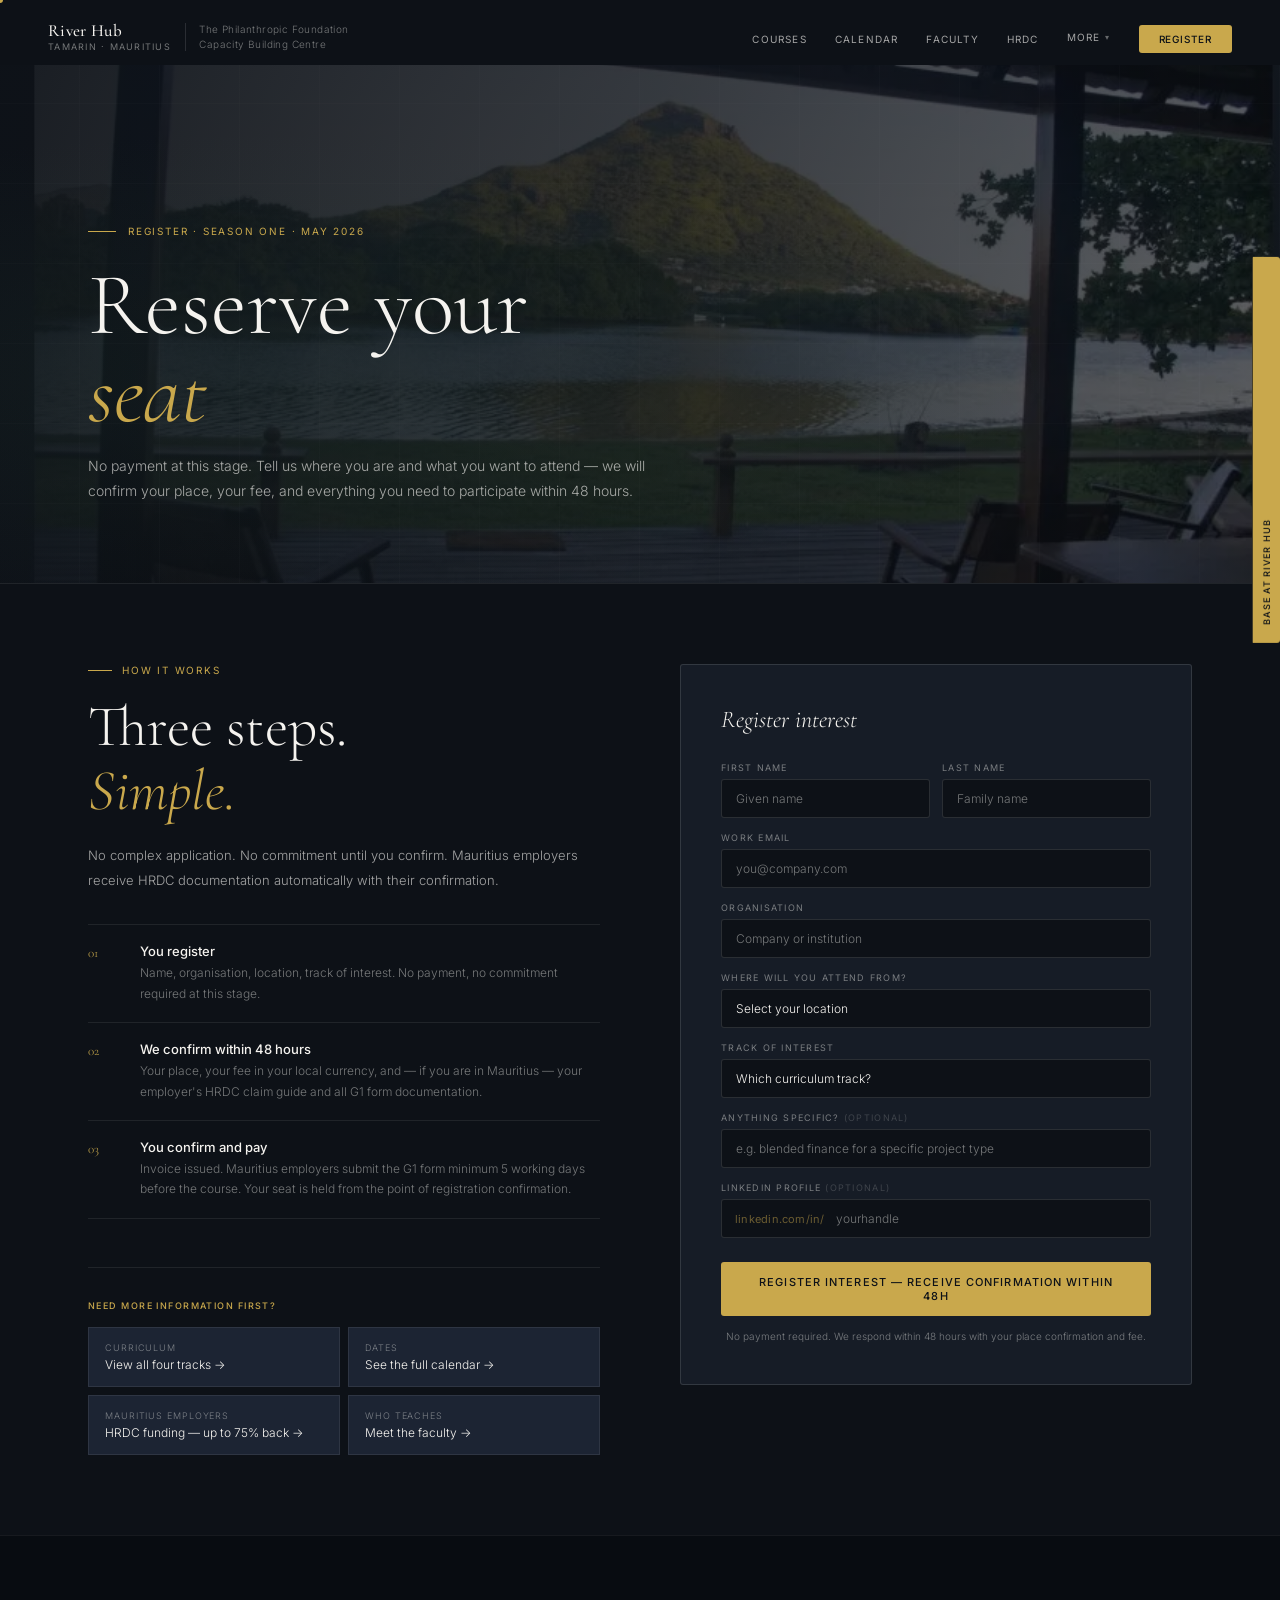
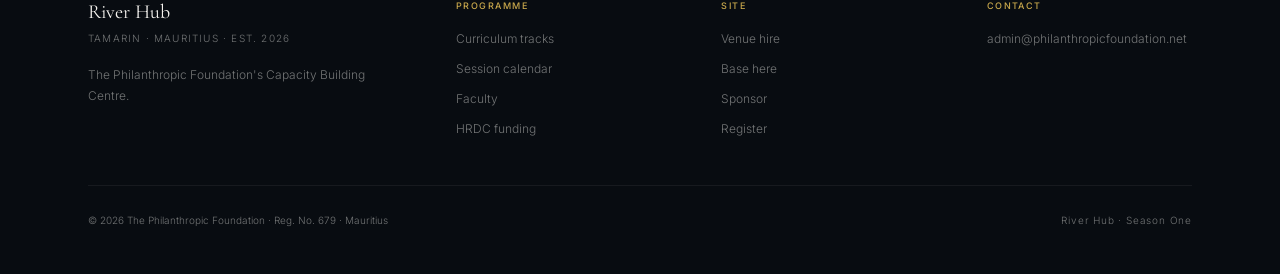
<file: register/index.html>
<!DOCTYPE html>
<html lang="en">
<head>
<meta charset="UTF-8"><meta name="viewport" content="width=device-width, initial-scale=1.0">
<title>Register Interest · River Hub</title>
<meta name="description" content="Register your interest in River Hub Season One. No payment required. We confirm your place, fee, and HRDC documentation within 48 hours.">
<link rel="canonical" href="https://riverhub.africa/register/">
<link rel="icon" type="image/svg+xml" href="data:image/svg+xml,<svg xmlns='http://www.w3.org/2000/svg' viewBox='0 0 32 32'><rect width='32' height='32' fill='%230d1117'/><text x='50%25' y='55%25' font-family='serif' font-size='18' fill='%23c9a84c' text-anchor='middle' dominant-baseline='middle'>R</text></svg>">
<meta name="theme-color" content="#0d1117">
<link rel="preconnect" href="https://fonts.googleapis.com">
<link rel="preconnect" href="https://fonts.gstatic.com" crossorigin>
<link href="https://fonts.googleapis.com/css2?family=Cormorant+Garamond:ital,wght@0,300;0,400;0,500;0,600;1,300;1,400;1,500&family=Inter:wght@300;400;500&display=swap" rel="stylesheet">
<link rel="stylesheet" href="/assets/main.css">
<style>
.reg-layout{display:grid;grid-template-columns:1fr 1fr;gap:80px;padding:80px 0;align-items:start}
.steps{display:flex;flex-direction:column;gap:0;margin-top:32px}
.step{display:grid;grid-template-columns:36px 1fr;gap:16px;padding:18px 0;border-top:.5px solid var(--border)}
.step:last-child{border-bottom:.5px solid var(--border)}
.step-num{font-family:'Cormorant Garamond',serif;font-size:13px;color:var(--gold);padding-top:2px}
.step-title{font-size:13px;font-weight:500;color:var(--white);margin-bottom:4px}
.step-text{font-size:12px;font-weight:300;color:var(--muted);line-height:1.7}
.form-card{background:var(--bg-card);border:.5px solid var(--border-lg);border-radius:var(--radius);padding:40px}
.form-title{font-family:'Cormorant Garamond',serif;font-size:24px;font-weight:300;color:var(--white);margin-bottom:28px;font-style:italic}
.form-row{margin-bottom:14px}
.form-row-2{display:grid;grid-template-columns:1fr 1fr;gap:12px}
.form-label{font-size:9px;font-weight:400;color:var(--muted);letter-spacing:.14em;text-transform:uppercase;display:block;margin-bottom:6px}
.form-input,.form-select{width:100%;background:var(--bg);border:.5px solid var(--border-lg);border-radius:var(--radius);padding:11px 14px;font-family:'Inter',sans-serif;font-size:12px;font-weight:300;color:var(--white);outline:none;transition:border-color .2s;-webkit-appearance:none}
.form-input::placeholder{color:var(--muted)}
.form-input:focus,.form-select:focus{border-color:var(--gold)}
.form-select option{background:var(--bg-card)}
.form-context{background:rgba(201,168,76,.08);border:.5px solid rgba(201,168,76,.25);border-radius:var(--radius);padding:12px 16px;font-size:11px;font-weight:300;color:var(--gold-lt);line-height:1.7;margin-bottom:14px}
.form-submit{width:100%;background:var(--gold);color:var(--bg);border:none;padding:13px 28px;font-family:'Inter',sans-serif;font-size:11px;font-weight:500;letter-spacing:.1em;text-transform:uppercase;cursor:none;border-radius:var(--radius);margin-top:10px;transition:background .2s,transform .15s}
.form-submit:hover{background:var(--gold-lt);transform:translateY(-1px)}
.form-note{font-size:10px;color:var(--muted);text-align:center;margin-top:12px;line-height:1.6}
.li-prefix{position:absolute;left:14px;top:50%;transform:translateY(-50%);font-size:11px;color:rgba(201,168,76,0.5);font-weight:400;pointer-events:none;letter-spacing:.02em}
.quick-links{margin-top:48px;padding-top:32px;border-top:.5px solid var(--border)}
.ql-title{font-size:9px;font-weight:500;color:var(--gold);letter-spacing:.16em;text-transform:uppercase;margin-bottom:16px}
.ql-grid{display:grid;grid-template-columns:1fr 1fr;gap:8px}
.ql-link{background:var(--bg-mid);border:.5px solid var(--border);padding:14px 16px;text-decoration:none;transition:border-color .2s}
.ql-link:hover{border-color:var(--gold)}
.ql-link-tag{font-size:9px;color:var(--muted);letter-spacing:.1em;text-transform:uppercase;margin-bottom:4px}
.ql-link-text{font-size:12px;color:var(--white);font-weight:300}
@media(max-width:900px){.reg-layout{grid-template-columns:1fr;gap:48px}.form-row-2{grid-template-columns:1fr}.ql-grid{grid-template-columns:1fr}}
</style>
</head>
<body>
<div id="cursor-dot"></div><div id="cursor-ring"></div>
<nav id="nav">
  <a href="/" class="nav-logo"><div class="nav-logo-l"><span class="nav-logo-main">River Hub</span><span class="nav-logo-sub">Tamarin · Mauritius</span></div><div class="nav-logo-div"></div><span class="nav-logo-r">The Philanthropic Foundation<br>Capacity Building Centre</span></a>
  <ul class="nav-links">
    <li><a href="/courses/">Courses</a></li>
    <li><a href="/calendar/">Calendar</a></li>
    <li><a href="/faculty/">Faculty</a></li>
    <li><a href="/hrdc/">HRDC</a></li>
    <li class="nav-more" id="nav-more"><button class="nav-more-btn" onclick="toggleNavMore()">More <span>▾</span></button><div class="nav-dropdown"><a href="/venue/">Hire the space</a><a href="/base/">Base here</a><a href="/sponsor/">Sponsor</a><a href="https://philanthropicfoundation.net" target="_blank">Foundation ↗</a></div></li>
    <li><a href="/register/" class="nav-cta">Register</a></li>
  </ul>
</nav>
<div style="padding-top:65px"></div>

<div class="page-header">
  <div class="page-header-photo"></div>
  <div class="page-header-photo-overlay"></div>
  <div class="page-header-grid"></div>
  <div class="page-header-inner">
    <div class="page-eyebrow">Register · Season One · May 2026</div>
    <h1 class="page-title">Reserve your<br><em>seat</em></h1>
    <p class="page-subtitle">No payment at this stage. Tell us where you are and what you want to attend — we will confirm your place, your fee, and everything you need to participate within 48 hours.</p>
  </div>
</div>

<section>
  <div class="container">
    <div class="reg-layout">
      <div class="reveal">
        <div class="section-tag">How it works</div>
        <h2 class="section-title">Three steps.<br><em>Simple.</em></h2>
        <p class="section-body">No complex application. No commitment until you confirm. Mauritius employers receive HRDC documentation automatically with their confirmation.</p>
        <div class="steps">
          <div class="step">
            <div class="step-num">01</div>
            <div>
              <div class="step-title">You register</div>
              <div class="step-text">Name, organisation, location, track of interest. No payment, no commitment required at this stage.</div>
            </div>
          </div>
          <div class="step">
            <div class="step-num">02</div>
            <div>
              <div class="step-title">We confirm within 48 hours</div>
              <div class="step-text">Your place, your fee in your local currency, and — if you are in Mauritius — your employer's HRDC claim guide and all G1 form documentation.</div>
            </div>
          </div>
          <div class="step">
            <div class="step-num">03</div>
            <div>
              <div class="step-title">You confirm and pay</div>
              <div class="step-text">Invoice issued. Mauritius employers submit the G1 form minimum 5 working days before the course. Your seat is held from the point of registration confirmation.</div>
            </div>
          </div>
        </div>

        <div class="quick-links">
          <div class="ql-title">Need more information first?</div>
          <div class="ql-grid">
            <a href="/courses/" class="ql-link"><div class="ql-link-tag">Curriculum</div><div class="ql-link-text">View all four tracks →</div></a>
            <a href="/calendar/" class="ql-link"><div class="ql-link-tag">Dates</div><div class="ql-link-text">See the full calendar →</div></a>
            <a href="/hrdc/" class="ql-link"><div class="ql-link-tag">Mauritius employers</div><div class="ql-link-text">HRDC funding — up to 75% back →</div></a>
            <a href="/faculty/" class="ql-link"><div class="ql-link-tag">Who teaches</div><div class="ql-link-text">Meet the faculty →</div></a>
          </div>
        </div>
      </div>

      <div class="reveal" style="transition-delay:.12s">
        <div class="form-card">
          <div class="form-title">Register interest</div>
          <div id="form-success" style="display:none;text-align:center;padding:40px 0">
            <div style="font-family:'Cormorant Garamond',serif;font-size:32px;font-weight:300;color:var(--gold);margin-bottom:12px">Thank you.</div>
            <div style="font-size:13px;font-weight:300;color:var(--muted-lg);line-height:1.8">We have received your registration.<br>You will hear from us within 48 hours with your place confirmation and fee details.</div>
          </div>
          <form id="reg-form" action="https://formspree.io/f/xeedqkea" method="POST" onsubmit="handleSubmit(event)">
            <div class="form-row-2">
              <div class="form-row"><label class="form-label">First name</label><input type="text" name="first_name" class="form-input" placeholder="Given name" required></div>
              <div class="form-row"><label class="form-label">Last name</label><input type="text" name="last_name" class="form-input" placeholder="Family name"></div>
            </div>
            <div class="form-row"><label class="form-label">Work email</label><input type="email" name="email" class="form-input" placeholder="you@company.com" required></div>
            <div class="form-row"><label class="form-label">Organisation</label><input type="text" name="organisation" class="form-input" placeholder="Company or institution" required></div>
            <div class="form-row">
              <label class="form-label">Where will you attend from?</label>
              <select name="location" class="form-select" id="f-location" onchange="handleLocation(this.value)" required>
                <option value="">Select your location</option>
                <option value="Mauritius — on-site at River Hub, Tamarin">Mauritius — on-site at River Hub, Tamarin</option>
                <option value="Mauritius — online">Mauritius — online</option>
                <option value="Africa & Indian Ocean — online">Africa & Indian Ocean — online</option>
                <option value="Europe — online">Europe — online</option>
                <option value="Gulf / Middle East — online">Gulf / Middle East — online</option>
                <option value="Asia — online">Asia — online</option>
                <option value="Americas — online">Americas — online</option>
              </select>
            </div>
            <div class="form-context" id="f-context" style="display:none"></div>
            <div class="form-row">
              <label class="form-label">Track of interest</label>
              <select name="track" class="form-select">
                <option value="">Which curriculum track?</option>
                <option>Track A — Blended finance & DFIs</option>
                <option>Track B — ESG & climate finance</option>
                <option>Track C — Capital markets & governance</option>
                <option>Track D — Premium convenings (invitation)</option>
                <option>Multiple tracks — advise me</option>
              </select>
            </div>
            <div class="form-row"><label class="form-label">Anything specific? <span style="opacity:.4">(optional)</span></label><input type="text" name="notes" class="form-input" placeholder="e.g. blended finance for a specific project type"></div>
            <div class="form-row">
              <label class="form-label">LinkedIn profile <span style="opacity:.4">(optional)</span></label>
              <div style="position:relative">
                <span class="li-prefix">linkedin.com/in/</span>
                <input type="text" name="linkedin" class="form-input" placeholder="yourhandle" style="padding-left:114px">
              </div>
            </div>
            <input type="hidden" name="_subject" value="New River Hub Registration">
            <button type="submit" class="form-submit" id="f-submit">Register interest — receive confirmation within 48h</button>
            <div class="form-note">No payment required. We respond within 48 hours with your place confirmation and fee.</div>
          </form>
        </div>
      </div>
    </div>
  </div>
</section>

<footer>
  <div class="container">
    <div class="footer-grid">
      <div><div class="footer-name">River Hub</div><div class="footer-sub">Tamarin · Mauritius · Est. 2026</div><p class="footer-desc">The Philanthropic Foundation's Capacity Building Centre.</p></div>
      <div><div class="footer-col-title">Programme</div><ul class="footer-links"><li><a href="/courses/">Curriculum tracks</a></li><li><a href="/calendar/">Session calendar</a></li><li><a href="/faculty/">Faculty</a></li><li><a href="/hrdc/">HRDC funding</a></li></ul></div>
      <div><div class="footer-col-title">Site</div><ul class="footer-links"><li><a href="/venue/">Venue hire</a></li><li><a href="/base/">Base here</a></li><li><a href="/sponsor/">Sponsor</a></li><li><a href="/register/">Register</a></li></ul></div>
      <div><div class="footer-col-title">Contact</div><ul class="footer-links"><li><a href="mailto:admin@philanthropicfoundation.net">admin@philanthropicfoundation.net</a></li></ul></div>
    </div>
    <div class="footer-bottom"><div class="footer-copy">© 2026 The Philanthropic Foundation · Reg. No. 679 · Mauritius</div><div class="footer-season">River Hub · Season One</div></div>
  </div>
</footer>
<script src="/assets/main.js"></script>
<script>
const locationMessages = {
  'Mauritius — on-site at River Hub, Tamarin': '🇲🇺 <strong>On-site at River Hub, Tamarin.</strong> Your fee confirmation will include the course fee in MUR and a full HRDC employer claim guide — your company can claim up to 75% back. Catering and F&B are included in your seat.',
  'Mauritius — online': '🇲🇺 <strong>Online from Mauritius.</strong> Your fee confirmation will include the course fee in MUR. If your employer contributes to the HRDC levy, they may be eligible to claim a refund — we will include the claim guide in your confirmation.',
  'Africa & Indian Ocean — online': '<strong>Online — Africa & Indian Ocean.</strong> Your fee confirmation will be in USD at our regional rate (USD 150 per session). A direct invoice will be issued on confirmation.',
  'Europe — online': '<strong>Online — Europe.</strong> Your fee confirmation will be in USD at our international rate (USD 350 per session). Invoice issued in USD on confirmation.',
  'Gulf / Middle East — online': '<strong>Online — Gulf & Middle East.</strong> Your fee confirmation will be in USD at our international rate (USD 350 per session). Invoice issued in USD on confirmation.',
  'Asia — online': '<strong>Online — Asia.</strong> Your fee confirmation will be in USD at our international rate (USD 350 per session). Invoice issued in USD on confirmation.',
  'Americas — online': '<strong>Online — Americas.</strong> Your fee confirmation will be in USD at our international rate (USD 350 per session). Invoice issued in USD on confirmation.',
};

function handleLocation(val) {
  const ctx = document.getElementById('f-context');
  if (val && locationMessages[val]) {
    ctx.innerHTML = locationMessages[val];
    ctx.style.display = 'block';
  } else {
    ctx.style.display = 'none';
  }
}

async function handleSubmit(e) {
  e.preventDefault();
  const btn = document.getElementById('f-submit');
  btn.textContent = 'Sending...';
  btn.disabled = true;
  const form = document.getElementById('reg-form');
  const data = new FormData(form);
  try {
    const res = await fetch('https://formspree.io/f/xeedqkea', { method: 'POST', body: data, headers: { Accept: 'application/json' } });
    if (res.ok) {
      form.style.display = 'none';
      document.getElementById('form-success').style.display = 'block';
    } else {
      btn.textContent = 'Something went wrong — please try again';
      btn.disabled = false;
    }
  } catch {
    btn.textContent = 'Something went wrong — please try again';
    btn.disabled = false;
  }
}
</script>

</body>
</html>
</file>
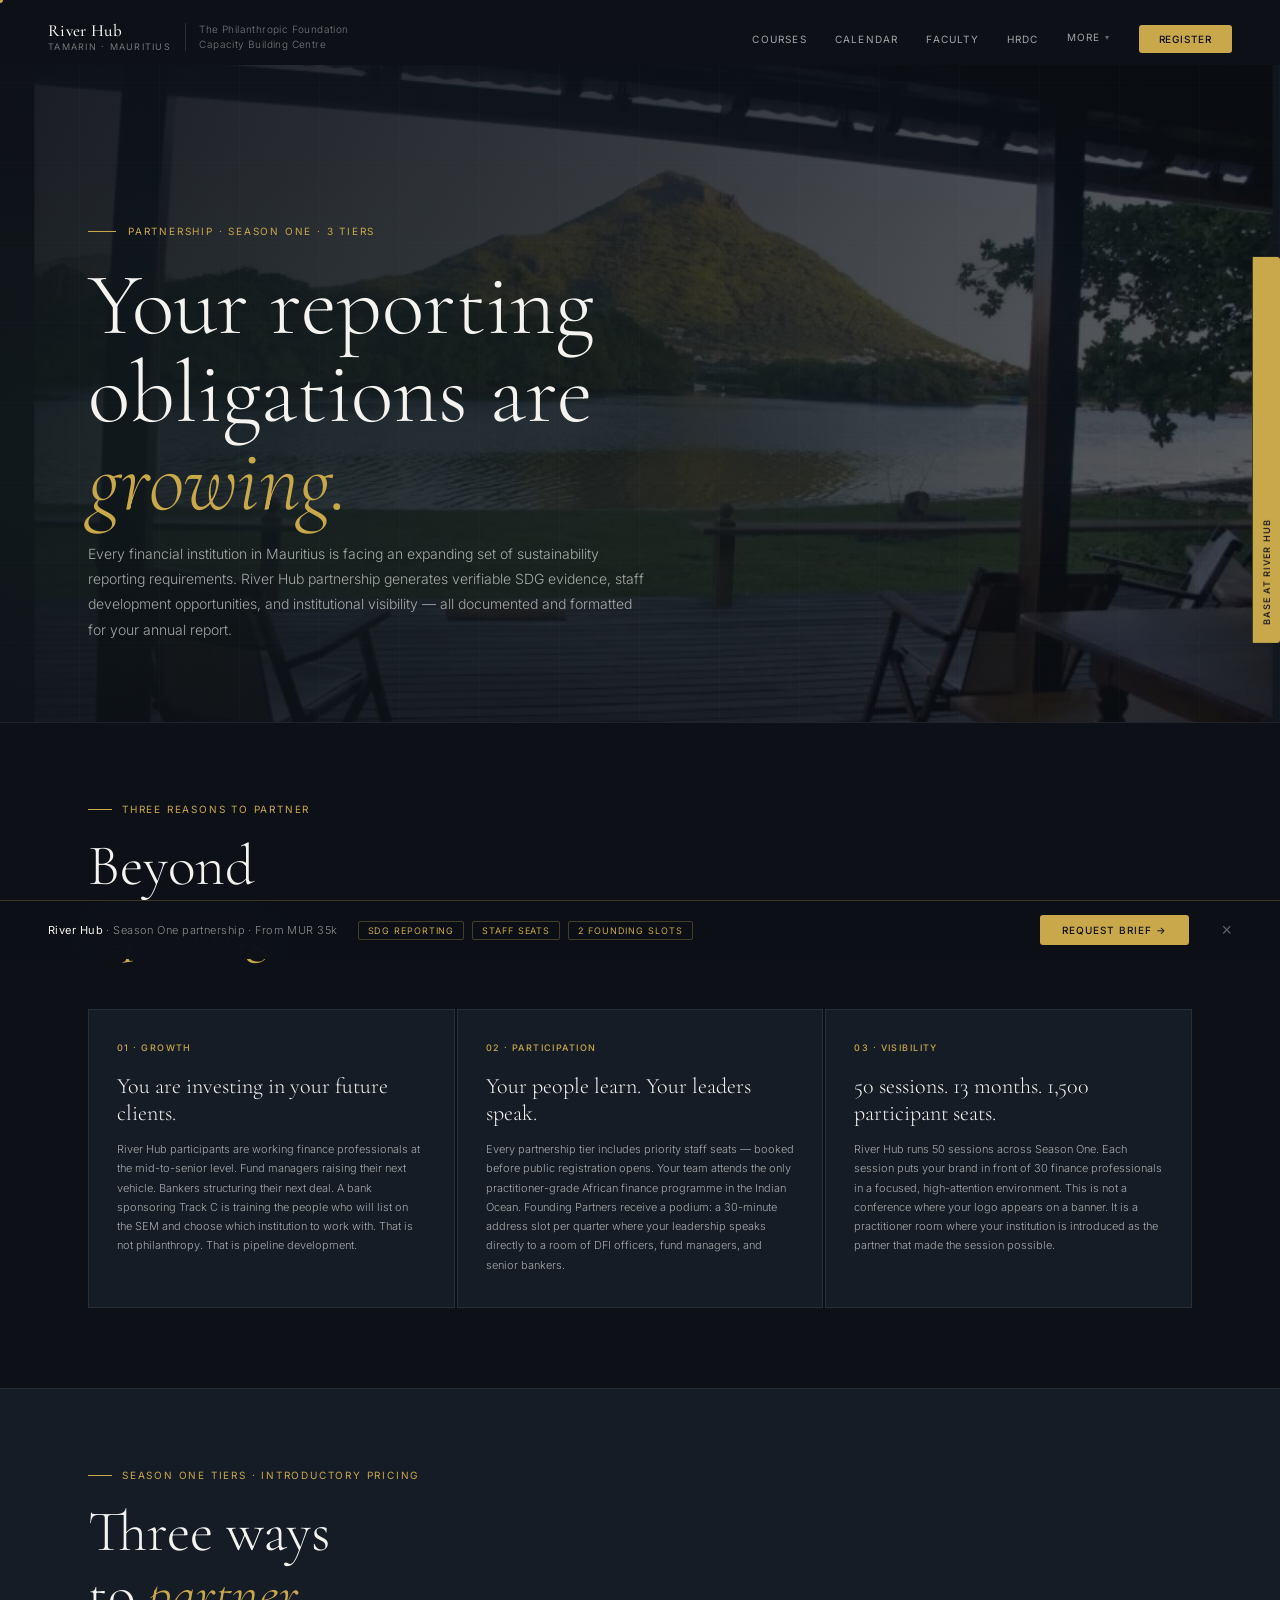
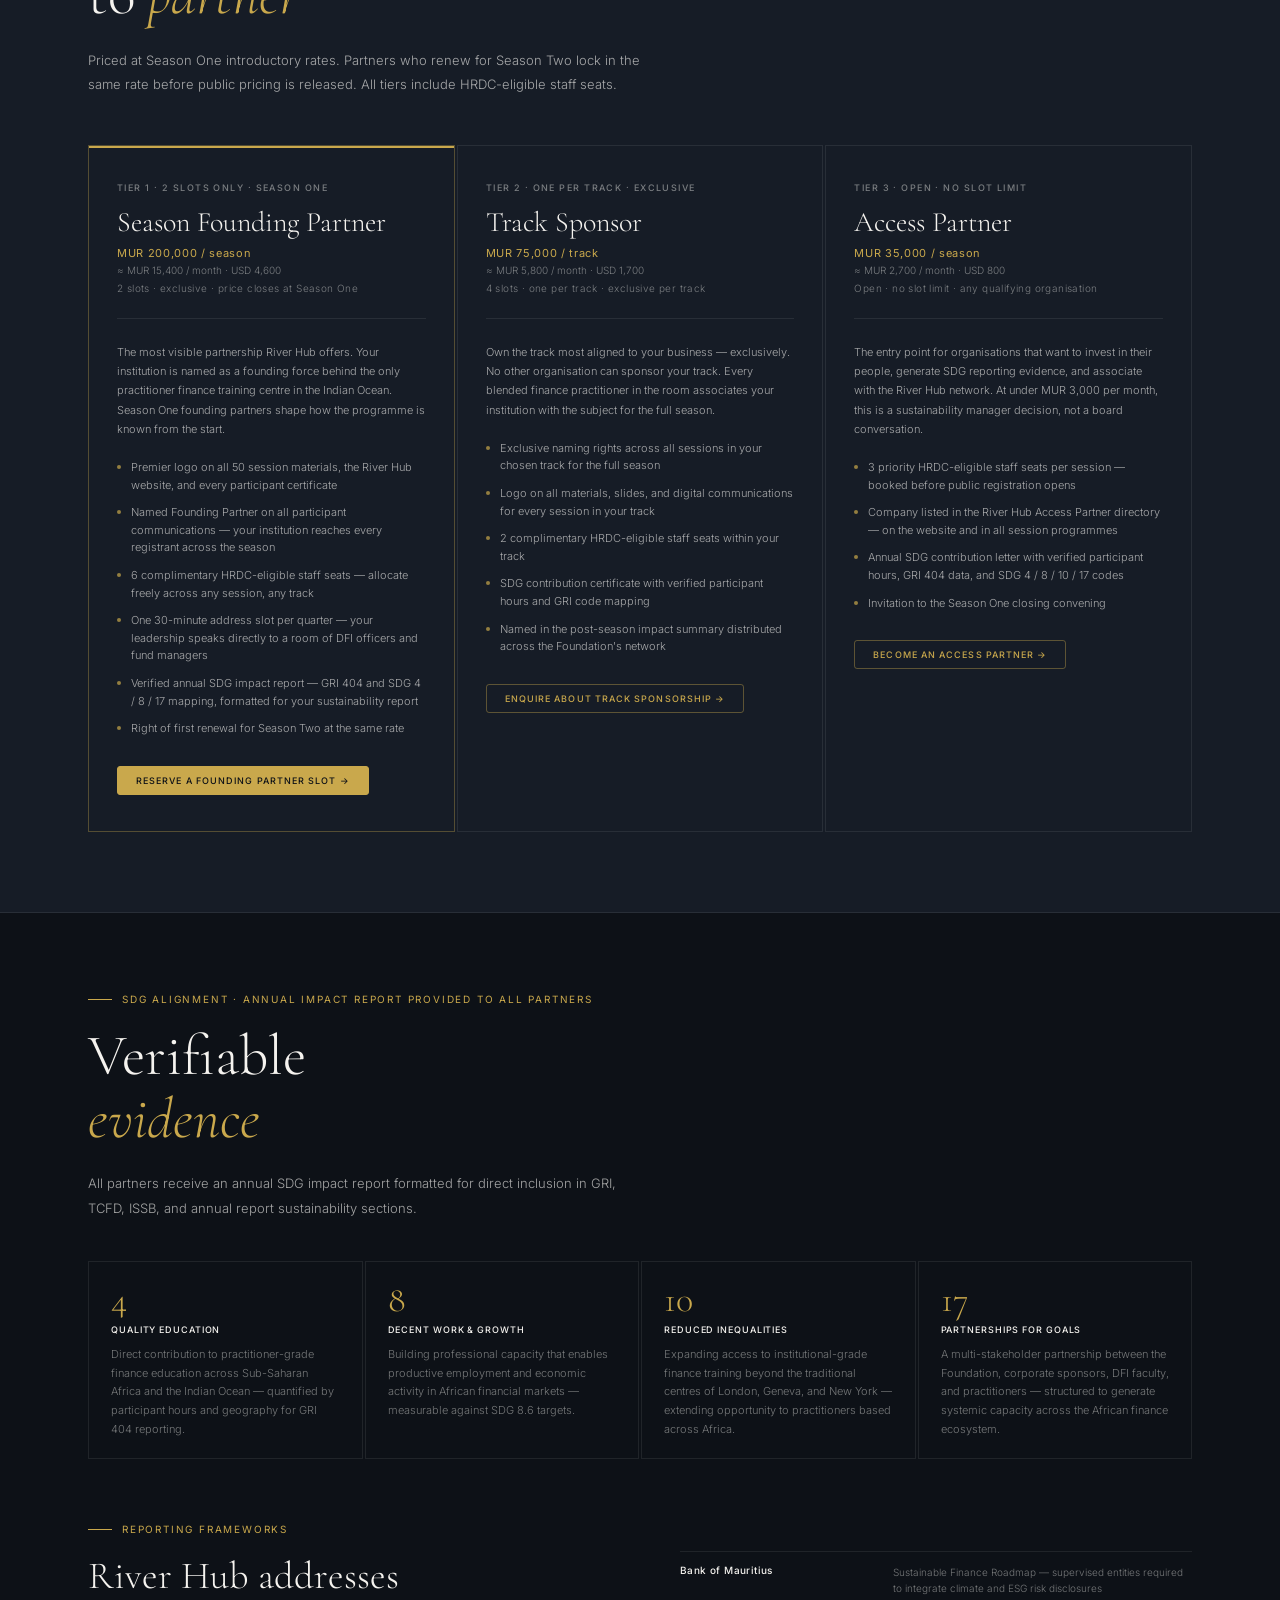
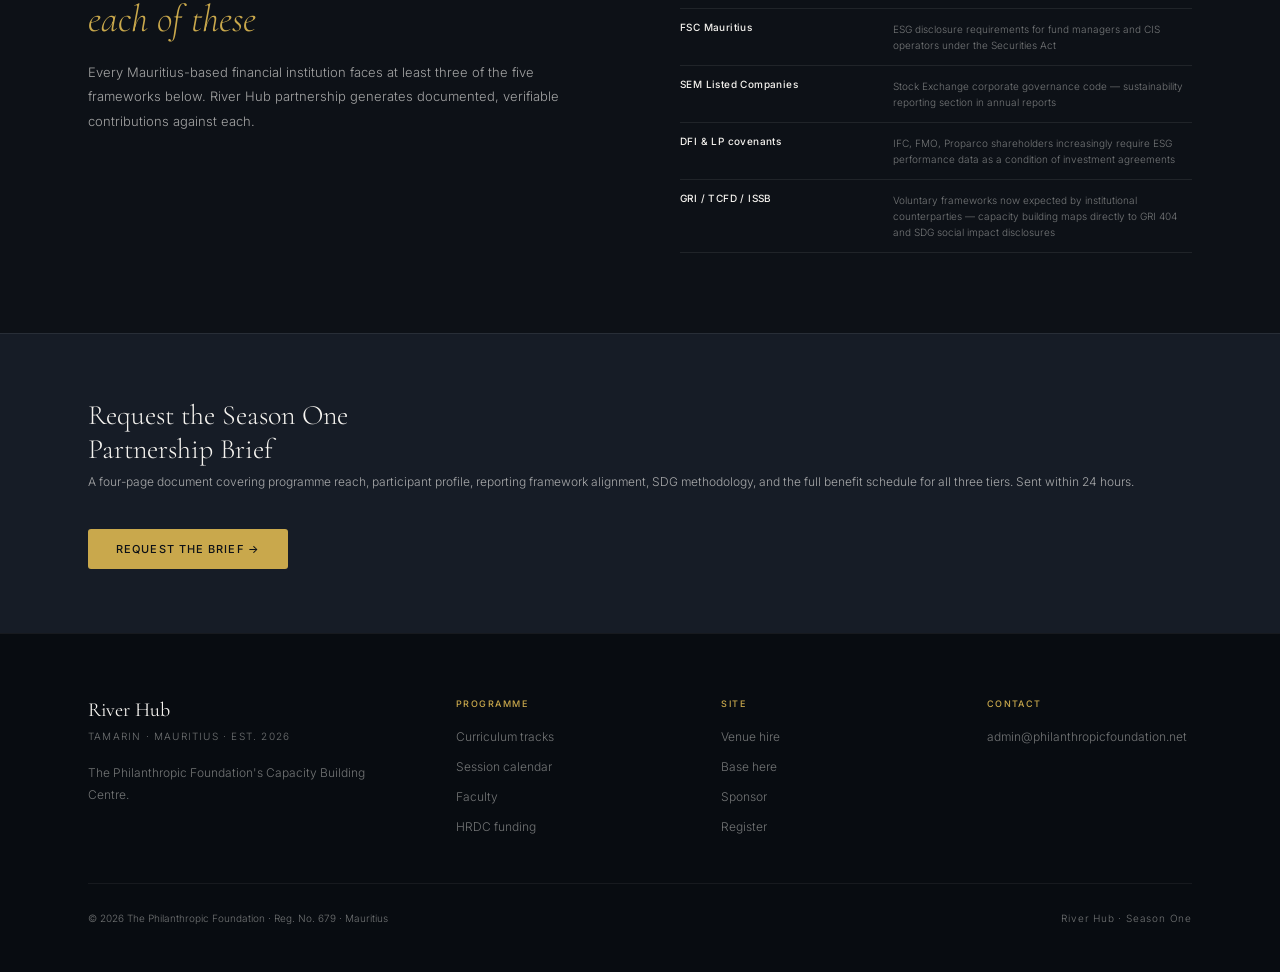
<file: sponsor/index.html>
<!DOCTYPE html>
<html lang="en">
<head>
<meta charset="UTF-8"><meta name="viewport" content="width=device-width, initial-scale=1.0">
<title>Partner & Sponsor · River Hub</title>
<meta name="description" content="River Hub partnership generates SDG reporting evidence, staff development, and institutional visibility. Three tiers from MUR 35,000 per season.">
<link rel="canonical" href="https://riverhub.africa/sponsor/">
<link rel="icon" type="image/svg+xml" href="data:image/svg+xml,<svg xmlns='http://www.w3.org/2000/svg' viewBox='0 0 32 32'><rect width='32' height='32' fill='%230d1117'/><text x='50%25' y='55%25' font-family='serif' font-size='18' fill='%23c9a84c' text-anchor='middle' dominant-baseline='middle'>R</text></svg>">
<meta name="theme-color" content="#0d1117">
<link rel="preconnect" href="https://fonts.googleapis.com">
<link rel="preconnect" href="https://fonts.gstatic.com" crossorigin>
<link href="https://fonts.googleapis.com/css2?family=Cormorant+Garamond:ital,wght@0,300;0,400;0,500;0,600;1,300;1,400;1,500&family=Inter:wght@300;400;500&display=swap" rel="stylesheet">
<link rel="stylesheet" href="/assets/main.css">
<style>
.why-grid{display:grid;grid-template-columns:repeat(3,1fr);gap:2px;margin-top:48px}
.why-card{background:var(--bg-card);border:.5px solid var(--border);padding:32px 28px}
.why-num{font-size:9px;font-weight:500;color:var(--gold);letter-spacing:.16em;text-transform:uppercase;margin-bottom:20px}
.why-title{font-family:'Cormorant Garamond',serif;font-size:22px;font-weight:300;color:var(--white);line-height:1.2;margin-bottom:14px}
.why-text{font-size:11px;font-weight:300;color:var(--muted-lg);line-height:1.75}
.tiers{display:grid;grid-template-columns:repeat(3,1fr);gap:2px;margin-top:48px}
.tier{background:var(--bg-card);border:.5px solid var(--border);padding:36px 28px;position:relative;transition:border-color .25s}
.tier:hover{border-color:var(--border-lg)}
.tier.tier-founding{border-color:rgba(201,168,76,0.35)}
.tier.tier-founding::before{content:'';position:absolute;top:0;left:0;right:0;height:2px;background:var(--gold)}
.tier-name{font-size:9px;font-weight:500;color:var(--muted);letter-spacing:.16em;text-transform:uppercase;margin-bottom:14px}
.tier-title{font-family:'Cormorant Garamond',serif;font-size:28px;font-weight:300;color:var(--white);line-height:1.1;margin-bottom:8px}
.tier-price{font-size:11px;font-weight:400;color:var(--gold);letter-spacing:.06em;margin-bottom:4px}
.tier-price-note{font-size:10px;font-weight:300;color:var(--muted);margin-bottom:6px}
.tier-slots{font-size:10px;font-weight:300;color:var(--muted);letter-spacing:.04em;margin-bottom:24px;padding-bottom:24px;border-bottom:.5px solid var(--border)}
.tier-desc{font-size:11px;font-weight:300;color:var(--muted-lg);line-height:1.75;margin-bottom:20px}
.tier-perks{display:flex;flex-direction:column;gap:10px;margin-bottom:28px}
.tier-perk{display:flex;align-items:flex-start;gap:10px;font-size:11px;font-weight:300;color:var(--muted-lg);line-height:1.6}
.tier-perk::before{content:'';display:block;width:4px;height:4px;border-radius:50%;background:var(--gold);opacity:.7;flex-shrink:0;margin-top:6px}
.tier-enquire{display:inline-block;font-size:9px;font-weight:500;letter-spacing:.12em;text-transform:uppercase;color:var(--gold);border:.5px solid rgba(201,168,76,0.4);padding:8px 18px;text-decoration:none;transition:all .2s;border-radius:var(--radius)}
.tier-enquire:hover{background:rgba(201,168,76,0.08);border-color:var(--gold)}
.tier.tier-founding .tier-enquire{background:var(--gold);color:var(--bg);border-color:var(--gold)}
.tier.tier-founding .tier-enquire:hover{background:var(--gold-lt)}
.sdg-grid{display:grid;grid-template-columns:repeat(4,1fr);gap:2px;margin-top:40px}
.sdg-card{background:var(--bg);border:.5px solid var(--border);padding:20px 22px}
.sdg-num{font-family:'Cormorant Garamond',serif;font-size:36px;font-weight:300;color:var(--gold);line-height:1;margin-bottom:6px}
.sdg-label{font-size:9px;font-weight:500;color:var(--white);letter-spacing:.1em;text-transform:uppercase;margin-bottom:10px}
.sdg-text{font-size:11px;font-weight:300;color:var(--muted);line-height:1.7}
.obligations-table{display:flex;flex-direction:column;gap:0;margin-top:28px}
.ob-row{display:grid;grid-template-columns:1fr 1.5fr;gap:14px;padding:12px 0;border-bottom:.5px solid var(--border)}
.ob-row:first-child{border-top:.5px solid var(--border)}
.ob-name{font-size:10px;font-weight:500;color:var(--white);letter-spacing:.04em}
.ob-desc{font-size:10px;font-weight:300;color:var(--muted);line-height:1.6}
@media(max-width:900px){.why-grid,.tiers,.sdg-grid{grid-template-columns:1fr}}
@media(max-width:600px){.sdg-grid{grid-template-columns:1fr 1fr}}
</style>
</head>
<body>
<div id="cursor-dot"></div><div id="cursor-ring"></div>
<div id="sticky-bar">
  <div class="sticky-label"><strong>River Hub</strong> · Season One partnership · From MUR 35k</div>
  <div class="sticky-pills"><span class="sticky-pill">SDG reporting</span><span class="sticky-pill">Staff seats</span><span class="sticky-pill">2 founding slots</span></div>
  <a href="mailto:admin@philanthropicfoundation.net?subject=River Hub — Partnership Brief Request" class="sticky-cta">Request brief →</a>
  <button class="sticky-close" aria-label="Dismiss">×</button>
</div>
<nav id="nav">
  <a href="/" class="nav-logo"><div class="nav-logo-l"><span class="nav-logo-main">River Hub</span><span class="nav-logo-sub">Tamarin · Mauritius</span></div><div class="nav-logo-div"></div><span class="nav-logo-r">The Philanthropic Foundation<br>Capacity Building Centre</span></a>
  <ul class="nav-links">
    <li><a href="/courses/">Courses</a></li>
    <li><a href="/calendar/">Calendar</a></li>
    <li><a href="/faculty/">Faculty</a></li>
    <li><a href="/hrdc/">HRDC</a></li>
    <li class="nav-more" id="nav-more"><button class="nav-more-btn" onclick="toggleNavMore()">More <span>▾</span></button><div class="nav-dropdown"><a href="/venue/">Hire the space</a><a href="/sponsor/">Sponsor</a><a href="https://philanthropicfoundation.net" target="_blank">Foundation ↗</a></div></li>
    <li><a href="/register/" class="nav-cta">Register</a></li>
  </ul>
</nav>
<div style="padding-top:65px"></div>

<div class="page-header">
  <div class="page-header-photo"></div>
  <div class="page-header-photo-overlay"></div>
  <div class="page-header-grid"></div>
  <div class="page-header-inner">
    <div class="page-eyebrow">Partnership · Season One · 3 tiers</div>
    <h1 class="page-title">Your reporting<br>obligations are<br><em>growing.</em></h1>
    <p class="page-subtitle">Every financial institution in Mauritius is facing an expanding set of sustainability reporting requirements. River Hub partnership generates verifiable SDG evidence, staff development opportunities, and institutional visibility — all documented and formatted for your annual report.</p>
  </div>
</div>

<!-- WHY SPONSOR -->
<section style="padding:80px 0">
  <div class="container">
    <div class="reveal">
      <div class="section-tag">Three reasons to partner</div>
      <h2 class="section-title">Beyond<br><em>reporting</em></h2>
    </div>
    <div class="why-grid reveal" style="transition-delay:.08s">
      <div class="why-card">
        <div class="why-num">01 · Growth</div>
        <div class="why-title">You are investing in your future clients.</div>
        <div class="why-text">River Hub participants are working finance professionals at the mid-to-senior level. Fund managers raising their next vehicle. Bankers structuring their next deal. A bank sponsoring Track C is training the people who will list on the SEM and choose which institution to work with. That is not philanthropy. That is pipeline development.</div>
      </div>
      <div class="why-card">
        <div class="why-num">02 · Participation</div>
        <div class="why-title">Your people learn. Your leaders speak.</div>
        <div class="why-text">Every partnership tier includes priority staff seats — booked before public registration opens. Your team attends the only practitioner-grade African finance programme in the Indian Ocean. Founding Partners receive a podium: a 30-minute address slot per quarter where your leadership speaks directly to a room of DFI officers, fund managers, and senior bankers.</div>
      </div>
      <div class="why-card">
        <div class="why-num">03 · Visibility</div>
        <div class="why-title">50 sessions. 13 months. 1,500 participant seats.</div>
        <div class="why-text">River Hub runs 50 sessions across Season One. Each session puts your brand in front of 30 finance professionals in a focused, high-attention environment. This is not a conference where your logo appears on a banner. It is a practitioner room where your institution is introduced as the partner that made the session possible.</div>
      </div>
    </div>
  </div>
</section>

<!-- TIERS -->
<section style="background:var(--bg-card);border-top:.5px solid var(--border);border-bottom:.5px solid var(--border);padding:80px 0">
  <div class="container">
    <div class="reveal">
      <div class="section-tag">Season One tiers · Introductory pricing</div>
      <h2 class="section-title">Three ways<br>to <em>partner</em></h2>
      <p class="section-body" style="max-width:560px">Priced at Season One introductory rates. Partners who renew for Season Two lock in the same rate before public pricing is released. All tiers include HRDC-eligible staff seats.</p>
    </div>
    <div class="tiers reveal" style="transition-delay:.08s">
      <div class="tier tier-founding">
        <div class="tier-name">Tier 1 · 2 slots only · Season One</div>
        <div class="tier-title">Season Founding Partner</div>
        <div class="tier-price">MUR 200,000 / season</div>
        <div class="tier-price-note">≈ MUR 15,400 / month · USD 4,600</div>
        <div class="tier-slots">2 slots · exclusive · price closes at Season One</div>
        <div class="tier-desc">The most visible partnership River Hub offers. Your institution is named as a founding force behind the only practitioner finance training centre in the Indian Ocean. Season One founding partners shape how the programme is known from the start.</div>
        <div class="tier-perks">
          <div class="tier-perk">Premier logo on all 50 session materials, the River Hub website, and every participant certificate</div>
          <div class="tier-perk">Named Founding Partner on all participant communications — your institution reaches every registrant across the season</div>
          <div class="tier-perk">6 complimentary HRDC-eligible staff seats — allocate freely across any session, any track</div>
          <div class="tier-perk">One 30-minute address slot per quarter — your leadership speaks directly to a room of DFI officers and fund managers</div>
          <div class="tier-perk">Verified annual SDG impact report — GRI 404 and SDG 4 / 8 / 17 mapping, formatted for your sustainability report</div>
          <div class="tier-perk">Right of first renewal for Season Two at the same rate</div>
        </div>
        <a href="mailto:admin@philanthropicfoundation.net?subject=River Hub — Founding Partner Enquiry · Season One&body=I would like to discuss the River Hub Season One Founding Partner tier. Please send the partnership brief and confirm slot availability." class="tier-enquire">Reserve a founding partner slot →</a>
      </div>
      <div class="tier">
        <div class="tier-name">Tier 2 · One per track · Exclusive</div>
        <div class="tier-title">Track Sponsor</div>
        <div class="tier-price">MUR 75,000 / track</div>
        <div class="tier-price-note">≈ MUR 5,800 / month · USD 1,700</div>
        <div class="tier-slots">4 slots · one per track · exclusive per track</div>
        <div class="tier-desc">Own the track most aligned to your business — exclusively. No other organisation can sponsor your track. Every blended finance practitioner in the room associates your institution with the subject for the full season.</div>
        <div class="tier-perks">
          <div class="tier-perk">Exclusive naming rights across all sessions in your chosen track for the full season</div>
          <div class="tier-perk">Logo on all materials, slides, and digital communications for every session in your track</div>
          <div class="tier-perk">2 complimentary HRDC-eligible staff seats within your track</div>
          <div class="tier-perk">SDG contribution certificate with verified participant hours and GRI code mapping</div>
          <div class="tier-perk">Named in the post-season impact summary distributed across the Foundation's network</div>
        </div>
        <a href="mailto:admin@philanthropicfoundation.net?subject=River Hub — Track Sponsorship Enquiry · Season One&body=I am interested in sponsoring a River Hub curriculum track for Season One. Please confirm available tracks." class="tier-enquire">Enquire about track sponsorship →</a>
      </div>
      <div class="tier">
        <div class="tier-name">Tier 3 · Open · No slot limit</div>
        <div class="tier-title">Access Partner</div>
        <div class="tier-price">MUR 35,000 / season</div>
        <div class="tier-price-note">≈ MUR 2,700 / month · USD 800</div>
        <div class="tier-slots">Open · no slot limit · any qualifying organisation</div>
        <div class="tier-desc">The entry point for organisations that want to invest in their people, generate SDG reporting evidence, and associate with the River Hub network. At under MUR 3,000 per month, this is a sustainability manager decision, not a board conversation.</div>
        <div class="tier-perks">
          <div class="tier-perk">3 priority HRDC-eligible staff seats per session — booked before public registration opens</div>
          <div class="tier-perk">Company listed in the River Hub Access Partner directory — on the website and in all session programmes</div>
          <div class="tier-perk">Annual SDG contribution letter with verified participant hours, GRI 404 data, and SDG 4 / 8 / 10 / 17 codes</div>
          <div class="tier-perk">Invitation to the Season One closing convening</div>
        </div>
        <a href="mailto:admin@philanthropicfoundation.net?subject=River Hub — Access Partner Enquiry · Season One&body=I am interested in becoming a River Hub Access Partner for Season One. Please send the onboarding details." class="tier-enquire">Become an access partner →</a>
      </div>
    </div>
  </div>
</section>

<!-- SDG -->
<section style="padding:80px 0">
  <div class="container">
    <div class="reveal">
      <div class="section-tag">SDG alignment · Annual impact report provided to all partners</div>
      <h2 class="section-title">Verifiable<br><em>evidence</em></h2>
      <p class="section-body" style="max-width:560px">All partners receive an annual SDG impact report formatted for direct inclusion in GRI, TCFD, ISSB, and annual report sustainability sections.</p>
    </div>
    <div class="sdg-grid reveal" style="transition-delay:.08s">
      <div class="sdg-card"><div class="sdg-num">4</div><div class="sdg-label">Quality Education</div><div class="sdg-text">Direct contribution to practitioner-grade finance education across Sub-Saharan Africa and the Indian Ocean — quantified by participant hours and geography for GRI 404 reporting.</div></div>
      <div class="sdg-card"><div class="sdg-num">8</div><div class="sdg-label">Decent Work & Growth</div><div class="sdg-text">Building professional capacity that enables productive employment and economic activity in African financial markets — measurable against SDG 8.6 targets.</div></div>
      <div class="sdg-card"><div class="sdg-num">10</div><div class="sdg-label">Reduced Inequalities</div><div class="sdg-text">Expanding access to institutional-grade finance training beyond the traditional centres of London, Geneva, and New York — extending opportunity to practitioners based across Africa.</div></div>
      <div class="sdg-card"><div class="sdg-num">17</div><div class="sdg-label">Partnerships for Goals</div><div class="sdg-text">A multi-stakeholder partnership between the Foundation, corporate sponsors, DFI faculty, and practitioners — structured to generate systemic capacity across the African finance ecosystem.</div></div>
    </div>

    <!-- Reporting obligations -->
    <div style="margin-top:64px;display:grid;grid-template-columns:1fr 1fr;gap:80px;align-items:start" class="reveal" style="transition-delay:.12s">
      <div>
        <div class="section-tag">Reporting frameworks</div>
        <h2 class="section-title" style="font-size:clamp(28px,3vw,42px)">River Hub addresses<br><em>each of these</em></h2>
        <p class="section-body">Every Mauritius-based financial institution faces at least three of the five frameworks below. River Hub partnership generates documented, verifiable contributions against each.</p>
      </div>
      <div>
        <div class="obligations-table">
          <div class="ob-row"><div class="ob-name">Bank of Mauritius</div><div class="ob-desc">Sustainable Finance Roadmap — supervised entities required to integrate climate and ESG risk disclosures</div></div>
          <div class="ob-row"><div class="ob-name">FSC Mauritius</div><div class="ob-desc">ESG disclosure requirements for fund managers and CIS operators under the Securities Act</div></div>
          <div class="ob-row"><div class="ob-name">SEM Listed Companies</div><div class="ob-desc">Stock Exchange corporate governance code — sustainability reporting section in annual reports</div></div>
          <div class="ob-row"><div class="ob-name">DFI & LP covenants</div><div class="ob-desc">IFC, FMO, Proparco shareholders increasingly require ESG performance data as a condition of investment agreements</div></div>
          <div class="ob-row"><div class="ob-name">GRI / TCFD / ISSB</div><div class="ob-desc">Voluntary frameworks now expected by institutional counterparties — capacity building maps directly to GRI 404 and SDG social impact disclosures</div></div>
        </div>
      </div>
    </div>
  </div>
</section>

<!-- CTA -->
<section style="background:var(--bg-card);border-top:.5px solid var(--border);padding:64px 0">
  <div class="container">
    <div style="display:flex;align-items:center;justify-content:space-between;gap:40px;flex-wrap:wrap">
      <div>
        <div style="font-family:'Cormorant Garamond',serif;font-size:28px;font-weight:300;color:var(--white);margin-bottom:8px">Request the Season One<br>Partnership Brief</div>
        <div style="font-size:12px;font-weight:300;color:var(--muted-lg)">A four-page document covering programme reach, participant profile, reporting framework alignment, SDG methodology, and the full benefit schedule for all three tiers. Sent within 24 hours.</div>
      </div>
      <button onclick="openModal('Sponsorship Enquiry')" class="btn-primary" style="white-space:nowrap;flex-shrink:0;border:none;cursor:none">Request the brief →</button>
    </div>
  </div>
</section>

<footer>
  <div class="container">
    <div class="footer-grid">
      <div><div class="footer-name">River Hub</div><div class="footer-sub">Tamarin · Mauritius · Est. 2026</div><p class="footer-desc">The Philanthropic Foundation's Capacity Building Centre.</p></div>
      <div><div class="footer-col-title">Programme</div><ul class="footer-links"><li><a href="/courses/">Curriculum tracks</a></li><li><a href="/calendar/">Session calendar</a></li><li><a href="/faculty/">Faculty</a></li><li><a href="/hrdc/">HRDC funding</a></li></ul></div>
      <div><div class="footer-col-title">Site</div><ul class="footer-links"><li><a href="/venue/">Venue hire</a></li><li><a href="/base/">Base here</a></li><li><a href="/sponsor/">Sponsor</a></li><li><a href="/register/">Register</a></li></ul></div>
      <div><div class="footer-col-title">Contact</div><ul class="footer-links"><li><a href="mailto:admin@philanthropicfoundation.net">admin@philanthropicfoundation.net</a></li></ul></div>
    </div>
    <div class="footer-bottom"><div class="footer-copy">© 2026 The Philanthropic Foundation · Reg. No. 679 · Mauritius</div><div class="footer-season">River Hub · Season One</div></div>
  </div>
</footer>
<script src="/assets/main.js"></script>
<script>
function openModal(type) {
  document.getElementById('enq-type').value = type;
  document.getElementById('enq-modal').style.display = 'flex';
  document.body.style.overflow = 'hidden';
}
function closeModal() {
  document.getElementById('enq-modal').style.display = 'none';
  document.body.style.overflow = '';
}
async function submitEnquiry(e) {
  e.preventDefault();
  const btn = document.getElementById('enq-btn');
  btn.textContent = 'Sending...';
  btn.disabled = true;
  const data = new FormData(document.getElementById('enq-form'));
  try {
    const res = await fetch('https://formspree.io/f/xeedqkea', { method: 'POST', body: data, headers: { Accept: 'application/json' } });
    if (res.ok) {
      document.getElementById('enq-form').style.display = 'none';
      document.getElementById('enq-success').style.display = 'block';
    } else { btn.textContent = 'Try again'; btn.disabled = false; }
  } catch { btn.textContent = 'Try again'; btn.disabled = false; }
}
</script>

<!-- ENQUIRY MODAL -->
<div id="enq-modal" style="display:none;position:fixed;inset:0;z-index:999;background:rgba(13,17,23,.92);backdrop-filter:blur(8px);align-items:center;justify-content:center;padding:20px">
  <div style="background:#161c26;border:.5px solid rgba(201,168,76,.3);border-radius:3px;padding:40px;max-width:480px;width:100%;position:relative">
    <button onclick="closeModal()" style="position:absolute;top:16px;right:16px;background:none;border:none;color:rgba(245,243,239,.4);font-size:22px;cursor:none;line-height:1">×</button>
    <div id="enq-success" style="display:none;text-align:center;padding:20px 0">
      <div style="font-family:'Cormorant Garamond',serif;font-size:28px;color:#c9a84c;margin-bottom:10px">Thank you.</div>
      <div style="font-size:12px;color:rgba(245,243,239,.6);line-height:1.8">We will send the partnership brief within 24 hours.</div>
    </div>
    <form id="enq-form" onsubmit="submitEnquiry(event)">
      <div style="font-family:'Cormorant Garamond',serif;font-size:22px;color:#f5f3ef;margin-bottom:24px;font-style:italic">Request the partnership brief</div>
      <input type="hidden" name="_subject" id="enq-type" value="Sponsorship Enquiry">
      <div style="margin-bottom:12px"><label style="font-size:9px;color:rgba(245,243,239,.45);letter-spacing:.14em;text-transform:uppercase;display:block;margin-bottom:6px">Your name</label><input type="text" name="name" required style="width:100%;background:#0d1117;border:.5px solid rgba(255,255,255,.12);padding:10px 14px;font-family:'Inter',sans-serif;font-size:12px;color:#f5f3ef;outline:none;border-radius:3px"></div>
      <div style="margin-bottom:12px"><label style="font-size:9px;color:rgba(245,243,239,.45);letter-spacing:.14em;text-transform:uppercase;display:block;margin-bottom:6px">Work email</label><input type="email" name="email" required style="width:100%;background:#0d1117;border:.5px solid rgba(255,255,255,.12);padding:10px 14px;font-family:'Inter',sans-serif;font-size:12px;color:#f5f3ef;outline:none;border-radius:3px"></div>
      <div style="margin-bottom:12px"><label style="font-size:9px;color:rgba(245,243,239,.45);letter-spacing:.14em;text-transform:uppercase;display:block;margin-bottom:6px">Organisation</label><input type="text" name="organisation" style="width:100%;background:#0d1117;border:.5px solid rgba(255,255,255,.12);padding:10px 14px;font-family:'Inter',sans-serif;font-size:12px;color:#f5f3ef;outline:none;border-radius:3px"></div>
      <div style="margin-bottom:12px"><label style="font-size:9px;color:rgba(245,243,239,.45);letter-spacing:.14em;text-transform:uppercase;display:block;margin-bottom:6px">Partnership tier of interest</label>
      <select name="tier" style="width:100%;background:#0d1117;border:.5px solid rgba(255,255,255,.12);padding:10px 14px;font-family:'Inter',sans-serif;font-size:12px;color:#f5f3ef;outline:none;border-radius:3px;-webkit-appearance:none">
        <option value="">Select a tier</option>
        <option>Tier 1 — Season Founding Partner (MUR 200,000)</option>
        <option>Tier 2 — Track Sponsor (MUR 75,000)</option>
        <option>Tier 3 — Access Partner (MUR 35,000)</option>
        <option>Not sure — send me the brief</option>
      </select></div>
      <div style="margin-bottom:20px"><label style="font-size:9px;color:rgba(245,243,239,.45);letter-spacing:.14em;text-transform:uppercase;display:block;margin-bottom:6px">Message <span style="opacity:.4">(optional)</span></label><textarea name="message" rows="3" style="width:100%;background:#0d1117;border:.5px solid rgba(255,255,255,.12);padding:10px 14px;font-family:'Inter',sans-serif;font-size:12px;color:#f5f3ef;outline:none;border-radius:3px;resize:vertical"></textarea></div>
      <button type="submit" id="enq-btn" style="width:100%;background:#c9a84c;color:#0d1117;border:none;padding:12px;font-family:'Inter',sans-serif;font-size:11px;font-weight:500;letter-spacing:.1em;text-transform:uppercase;cursor:none;border-radius:3px">Request the brief</button>
    </form>
  </div>
</div>
</body>
</html>
</file>
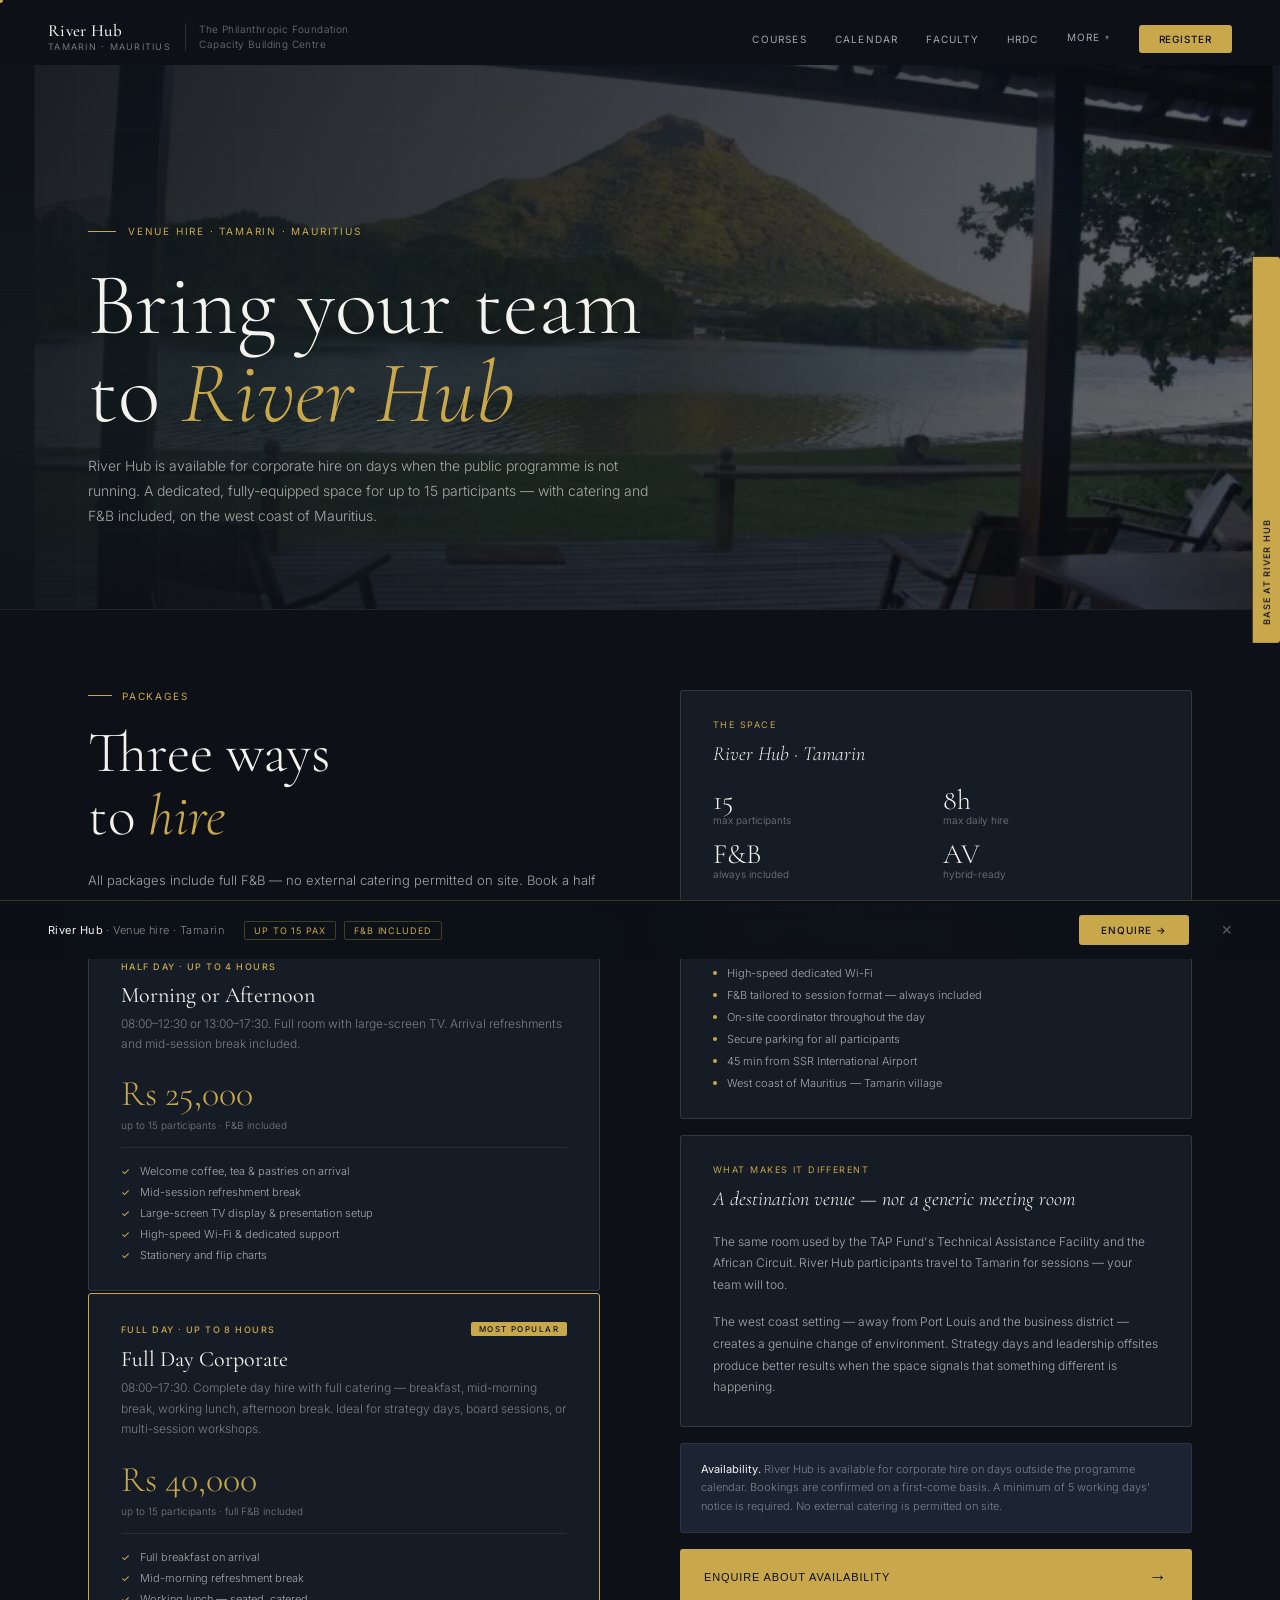
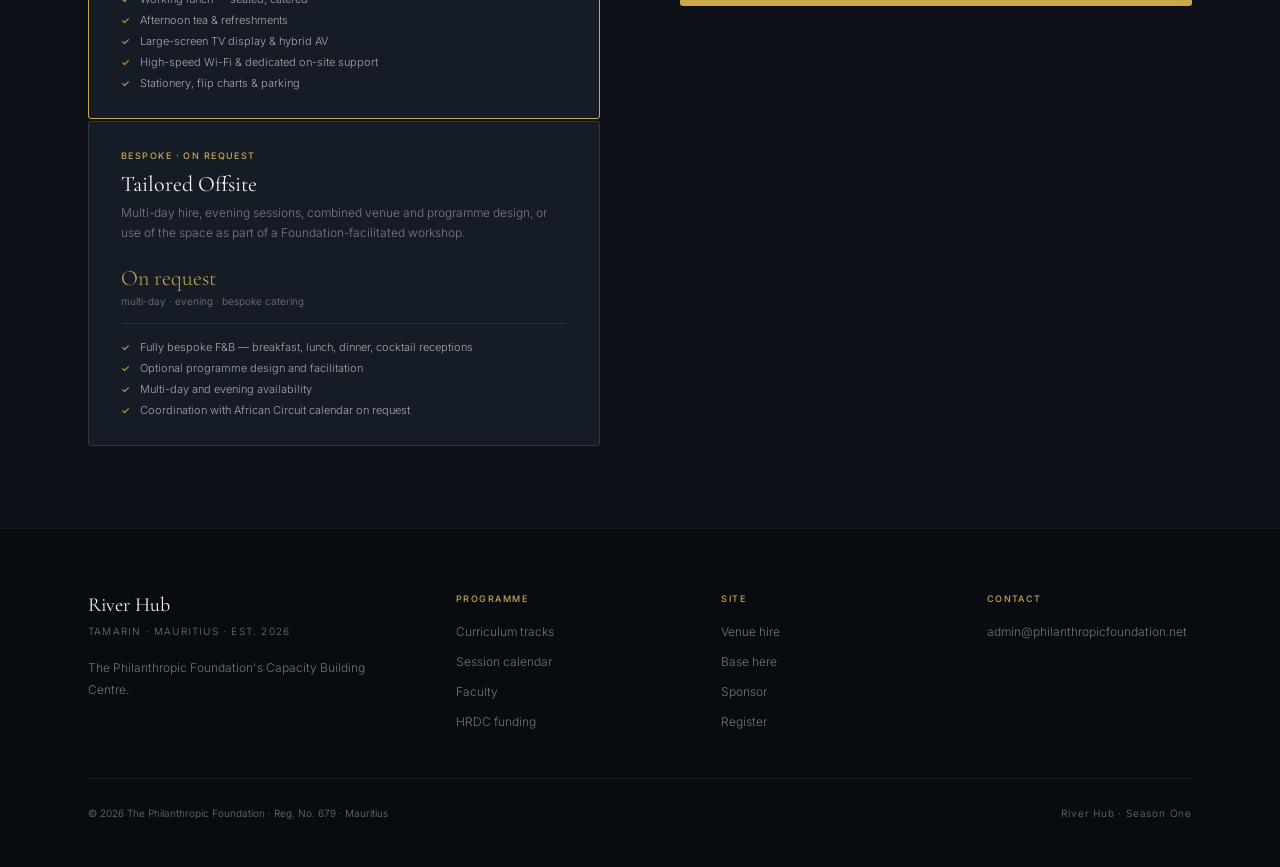
<file: venue/index.html>
<!DOCTYPE html>
<html lang="en">
<head>
<meta charset="UTF-8"><meta name="viewport" content="width=device-width, initial-scale=1.0">
<title>Venue Hire · River Hub · Tamarin</title>
<meta name="description" content="Hire River Hub for your corporate offsite, board session or leadership day. Up to 15 participants, full catering included, hybrid AV. Tamarin, Mauritius.">
<link rel="canonical" href="https://riverhub.africa/venue/">
<link rel="icon" type="image/svg+xml" href="data:image/svg+xml,<svg xmlns='http://www.w3.org/2000/svg' viewBox='0 0 32 32'><rect width='32' height='32' fill='%230d1117'/><text x='50%25' y='55%25' font-family='serif' font-size='18' fill='%23c9a84c' text-anchor='middle' dominant-baseline='middle'>R</text></svg>">
<meta name="theme-color" content="#0d1117">
<link rel="preconnect" href="https://fonts.googleapis.com">
<link rel="preconnect" href="https://fonts.gstatic.com" crossorigin>
<link href="https://fonts.googleapis.com/css2?family=Cormorant+Garamond:ital,wght@0,300;0,400;0,500;0,600;1,300;1,400;1,500&family=Inter:wght@300;400;500&display=swap" rel="stylesheet">
<link rel="stylesheet" href="/assets/main.css">
<style>
.venue-layout{display:grid;grid-template-columns:1fr 1fr;gap:80px;padding:80px 0;align-items:start}
.page-header{padding:160px 0 80px;position:relative;overflow:hidden;border-bottom:.5px solid var(--border)}
.page-header-photo{position:absolute;inset:0;background:url('/venue.jpg') center center/cover no-repeat;z-index:0}
.page-header-photo-overlay{position:absolute;inset:0;background:linear-gradient(105deg,rgba(13,17,23,.95) 0%,rgba(13,17,23,.80) 50%,rgba(13,17,23,.60) 100%);z-index:1}
.page-header::before{content:'';position:absolute;inset:0;background:radial-gradient(ellipse at 20% 60%,rgba(42,74,58,.15) 0%,transparent 55%);z-index:2}
.pkg{background:var(--bg-card);border:.5px solid var(--border-lg);border-radius:var(--radius);padding:28px 32px;margin-bottom:2px;transition:border-color .25s}
.pkg:hover{border-color:var(--gold)}
.pkg.featured{border-color:var(--gold)}
.pkg-tag{font-size:9px;font-weight:500;color:var(--gold);letter-spacing:.16em;text-transform:uppercase;margin-bottom:10px;display:flex;align-items:center;justify-content:space-between}
.pkg-badge{background:var(--gold);color:var(--bg);padding:2px 8px;border-radius:2px;font-size:8px}
.pkg-name{font-family:'Cormorant Garamond',serif;font-size:22px;font-weight:400;color:var(--white);margin-bottom:6px}
.pkg-desc{font-size:12px;font-weight:300;color:var(--muted);line-height:1.7;margin-bottom:18px}
.pkg-price{font-family:'Cormorant Garamond',serif;font-size:36px;font-weight:300;color:var(--gold);margin-bottom:4px}
.pkg-price-note{font-size:10px;font-weight:300;color:var(--muted);margin-bottom:16px;padding-bottom:16px;border-bottom:.5px solid var(--border)}
.pkg-includes{display:flex;flex-direction:column;gap:7px}
.pkg-inc{display:flex;align-items:flex-start;gap:10px;font-size:11px;font-weight:300;color:var(--muted-lg)}
.pkg-inc::before{content:'✓';color:var(--gold);font-size:10px;flex-shrink:0;margin-top:1px;font-weight:500}
.specs-card{background:var(--bg-card);border:.5px solid var(--border-lg);border-radius:var(--radius);padding:28px 32px;margin-bottom:16px}
.specs-label{font-size:9px;font-weight:400;color:var(--gold);letter-spacing:.16em;text-transform:uppercase;margin-bottom:12px}
.specs-title{font-family:'Cormorant Garamond',serif;font-size:20px;font-weight:300;color:var(--white);margin-bottom:20px;font-style:italic}
.specs-grid{display:grid;grid-template-columns:1fr 1fr;gap:14px;margin-bottom:20px}
.spec-val{font-family:'Cormorant Garamond',serif;font-size:28px;font-weight:300;color:var(--white);line-height:1}
.spec-label{font-size:10px;font-weight:300;color:var(--muted)}
.amenities{display:flex;flex-direction:column;gap:8px}
.amenity{display:flex;align-items:center;gap:10px;font-size:11px;font-weight:300;color:var(--muted-lg)}
.amenity::before{content:'';width:4px;height:4px;border-radius:50%;background:var(--gold);flex-shrink:0}
.enquire-cta{display:flex;align-items:center;justify-content:space-between;background:var(--gold);border-radius:var(--radius);padding:18px 24px;text-decoration:none;transition:background .2s;margin-top:16px}
.enquire-cta:hover{background:var(--gold-lt)}
.enquire-cta span{font-size:11px;font-weight:500;color:var(--bg);letter-spacing:.08em;text-transform:uppercase}
.note-box{background:var(--bg-mid);border:.5px solid var(--border);border-radius:var(--radius);padding:16px 20px;font-size:11px;font-weight:300;color:var(--muted);line-height:1.7;margin-top:16px}
.note-box strong{color:var(--white);font-weight:400}
@media(max-width:900px){.venue-layout{grid-template-columns:1fr;gap:48px}.specs-grid{grid-template-columns:1fr 1fr}}
</style>
</head>
<body>
<div id="cursor-dot"></div><div id="cursor-ring"></div>
<div id="sticky-bar">
  <div class="sticky-label"><strong>River Hub</strong> · Venue hire · Tamarin</div>
  <div class="sticky-pills"><span class="sticky-pill">Up to 15 pax</span><span class="sticky-pill">F&B included</span></div>
  <a href="mailto:admin@philanthropicfoundation.net?subject=River Hub Venue Hire Enquiry" class="sticky-cta">Enquire →</a>
  <button class="sticky-close" aria-label="Dismiss">×</button>
</div>
<nav id="nav">
  <a href="/" class="nav-logo"><div class="nav-logo-l"><span class="nav-logo-main">River Hub</span><span class="nav-logo-sub">Tamarin · Mauritius</span></div><div class="nav-logo-div"></div><span class="nav-logo-r">The Philanthropic Foundation<br>Capacity Building Centre</span></a>
  <ul class="nav-links">
    <li><a href="/courses/">Courses</a></li>
    <li><a href="/calendar/">Calendar</a></li>
    <li><a href="/faculty/">Faculty</a></li>
    <li><a href="/hrdc/">HRDC</a></li>
    <li class="nav-more" id="nav-more"><button class="nav-more-btn" onclick="toggleNavMore()">More <span>▾</span></button><div class="nav-dropdown"><a href="/venue/">Hire the space</a><a href="/sponsor/">Sponsor</a><a href="https://philanthropicfoundation.net" target="_blank">Foundation ↗</a></div></li>
    <li><a href="/register/" class="nav-cta">Register</a></li>
  </ul>
</nav>
<div style="padding-top:65px"></div>

<div class="page-header">
  <div class="page-header-photo"></div>
  <div class="page-header-photo-overlay"></div>
  <div class="page-header-grid"></div>
  <div class="page-header-inner">
    <div class="page-eyebrow">Venue Hire · Tamarin · Mauritius</div>
    <h1 class="page-title">Bring your team<br>to <em>River Hub</em></h1>
    <p class="page-subtitle">River Hub is available for corporate hire on days when the public programme is not running. A dedicated, fully-equipped space for up to 15 participants — with catering and F&B included, on the west coast of Mauritius.</p>
  </div>
</div>

<section>
  <div class="container">
    <div class="venue-layout">
      <div class="reveal">
        <div class="section-tag">Packages</div>
        <h2 class="section-title">Three ways<br>to <em>hire</em></h2>
        <p class="section-body">All packages include full F&B — no external catering permitted on site. Book a half day, a full day, or discuss a bespoke multi-day arrangement.</p>

        <div class="pkg">
          <div class="pkg-tag">Half day · Up to 4 hours</div>
          <div class="pkg-name">Morning or Afternoon</div>
          <div class="pkg-desc">08:00–12:30 or 13:00–17:30. Full room with large-screen TV. Arrival refreshments and mid-session break included.</div>
          <div class="pkg-price">Rs 25,000</div>
          <div class="pkg-price-note">up to 15 participants · F&B included</div>
          <div class="pkg-includes">
            <div class="pkg-inc">Welcome coffee, tea & pastries on arrival</div>
            <div class="pkg-inc">Mid-session refreshment break</div>
            <div class="pkg-inc">Large-screen TV display & presentation setup</div>
            <div class="pkg-inc">High-speed Wi-Fi & dedicated support</div>
            <div class="pkg-inc">Stationery and flip charts</div>
          </div>
        </div>

        <div class="pkg featured">
          <div class="pkg-tag">Full day · Up to 8 hours <span class="pkg-badge">Most popular</span></div>
          <div class="pkg-name">Full Day Corporate</div>
          <div class="pkg-desc">08:00–17:30. Complete day hire with full catering — breakfast, mid-morning break, working lunch, afternoon break. Ideal for strategy days, board sessions, or multi-session workshops.</div>
          <div class="pkg-price">Rs 40,000</div>
          <div class="pkg-price-note">up to 15 participants · full F&B included</div>
          <div class="pkg-includes">
            <div class="pkg-inc">Full breakfast on arrival</div>
            <div class="pkg-inc">Mid-morning refreshment break</div>
            <div class="pkg-inc">Working lunch — seated, catered</div>
            <div class="pkg-inc">Afternoon tea & refreshments</div>
            <div class="pkg-inc">Large-screen TV display & hybrid AV</div>
            <div class="pkg-inc">High-speed Wi-Fi & dedicated on-site support</div>
            <div class="pkg-inc">Stationery, flip charts & parking</div>
          </div>
        </div>

        <div class="pkg">
          <div class="pkg-tag">Bespoke · On request</div>
          <div class="pkg-name">Tailored Offsite</div>
          <div class="pkg-desc">Multi-day hire, evening sessions, combined venue and programme design, or use of the space as part of a Foundation-facilitated workshop.</div>
          <div class="pkg-price" style="font-size:22px;padding-top:4px">On request</div>
          <div class="pkg-price-note">multi-day · evening · bespoke catering</div>
          <div class="pkg-includes">
            <div class="pkg-inc">Fully bespoke F&B — breakfast, lunch, dinner, cocktail receptions</div>
            <div class="pkg-inc">Optional programme design and facilitation</div>
            <div class="pkg-inc">Multi-day and evening availability</div>
            <div class="pkg-inc">Coordination with African Circuit calendar on request</div>
          </div>
        </div>
      </div>

      <div class="reveal" style="transition-delay:.12s">
        <div class="specs-card">
          <div class="specs-label">The space</div>
          <div class="specs-title">River Hub · Tamarin</div>
          <div class="specs-grid">
            <div><div class="spec-val">15</div><div class="spec-label">max participants</div></div>
            <div><div class="spec-val">8h</div><div class="spec-label">max daily hire</div></div>
            <div><div class="spec-val">F&B</div><div class="spec-label">always included</div></div>
            <div><div class="spec-val">AV</div><div class="spec-label">hybrid-ready</div></div>
          </div>
          <div class="amenities">
            <div class="amenity">Fully air-conditioned boardroom-style room</div>
            <div class="amenity">Large-screen TV, HDMI & wireless presentation</div>
            <div class="amenity">Live hybrid — camera, microphone, Zoom/Teams ready</div>
            <div class="amenity">High-speed dedicated Wi-Fi</div>
            <div class="amenity">F&B tailored to session format — always included</div>
            <div class="amenity">On-site coordinator throughout the day</div>
            <div class="amenity">Secure parking for all participants</div>
            <div class="amenity">45 min from SSR International Airport</div>
            <div class="amenity">West coast of Mauritius — Tamarin village</div>
          </div>
        </div>

        <div class="specs-card">
          <div class="specs-label">What makes it different</div>
          <div class="specs-title">A destination venue — not a generic meeting room</div>
          <p style="font-size:12px;font-weight:300;color:var(--muted-lg);line-height:1.8;margin-bottom:16px">The same room used by the TAP Fund's Technical Assistance Facility and the African Circuit. River Hub participants travel to Tamarin for sessions — your team will too.</p>
          <p style="font-size:12px;font-weight:300;color:var(--muted-lg);line-height:1.8">The west coast setting — away from Port Louis and the business district — creates a genuine change of environment. Strategy days and leadership offsites produce better results when the space signals that something different is happening.</p>
        </div>

        <div class="note-box">
          <strong>Availability.</strong> River Hub is available for corporate hire on days outside the programme calendar. Bookings are confirmed on a first-come basis. A minimum of 5 working days' notice is required. No external catering is permitted on site.
        </div>

        <button onclick="openModal('Venue Hire')" class="enquire-cta" style="width:100%;border:none;cursor:none">
          <span>Enquire about availability</span>
          <span style="font-size:18px;color:var(--bg)">→</span>
        </button>
      </div>
    </div>
  </div>
</section>

<footer>
  <div class="container">
    <div class="footer-grid">
      <div><div class="footer-name">River Hub</div><div class="footer-sub">Tamarin · Mauritius · Est. 2026</div><p class="footer-desc">The Philanthropic Foundation's Capacity Building Centre.</p></div>
      <div><div class="footer-col-title">Programme</div><ul class="footer-links"><li><a href="/courses/">Curriculum tracks</a></li><li><a href="/calendar/">Session calendar</a></li><li><a href="/faculty/">Faculty</a></li><li><a href="/hrdc/">HRDC funding</a></li></ul></div>
      <div><div class="footer-col-title">Site</div><ul class="footer-links"><li><a href="/venue/">Venue hire</a></li><li><a href="/base/">Base here</a></li><li><a href="/sponsor/">Sponsor</a></li><li><a href="/register/">Register</a></li></ul></div>
      <div><div class="footer-col-title">Contact</div><ul class="footer-links"><li><a href="mailto:admin@philanthropicfoundation.net">admin@philanthropicfoundation.net</a></li></ul></div>
    </div>
    <div class="footer-bottom"><div class="footer-copy">© 2026 The Philanthropic Foundation · Reg. No. 679 · Mauritius</div><div class="footer-season">River Hub · Season One</div></div>
  </div>
</footer>
<script src="/assets/main.js"></script>
<script>
function openModal(type) {
  document.getElementById('enq-type').value = type;
  document.getElementById('enq-modal').style.display = 'flex';
  document.body.style.overflow = 'hidden';
}
function closeModal() {
  document.getElementById('enq-modal').style.display = 'none';
  document.body.style.overflow = '';
}
async function submitEnquiry(e) {
  e.preventDefault();
  const btn = document.getElementById('enq-btn');
  btn.textContent = 'Sending...';
  btn.disabled = true;
  const data = new FormData(document.getElementById('enq-form'));
  try {
    const res = await fetch('https://formspree.io/f/xeedqkea', { method: 'POST', body: data, headers: { Accept: 'application/json' } });
    if (res.ok) {
      document.getElementById('enq-form').style.display = 'none';
      document.getElementById('enq-success').style.display = 'block';
    } else { btn.textContent = 'Try again'; btn.disabled = false; }
  } catch { btn.textContent = 'Try again'; btn.disabled = false; }
}
</script>

<!-- ENQUIRY MODAL -->
<div id="enq-modal" style="display:none;position:fixed;inset:0;z-index:999;background:rgba(13,17,23,.92);backdrop-filter:blur(8px);align-items:center;justify-content:center;padding:20px">
  <div style="background:#161c26;border:.5px solid rgba(201,168,76,.3);border-radius:3px;padding:40px;max-width:480px;width:100%;position:relative">
    <button onclick="closeModal()" style="position:absolute;top:16px;right:16px;background:none;border:none;color:rgba(245,243,239,.4);font-size:22px;cursor:none;line-height:1">×</button>
    <div id="enq-success" style="display:none;text-align:center;padding:20px 0">
      <div style="font-family:'Cormorant Garamond',serif;font-size:28px;color:#c9a84c;margin-bottom:10px">Thank you.</div>
      <div style="font-size:12px;color:rgba(245,243,239,.6);line-height:1.8">We will be in touch within 24 hours.</div>
    </div>
    <form id="enq-form" onsubmit="submitEnquiry(event)">
      <div style="font-family:'Cormorant Garamond',serif;font-size:22px;color:#f5f3ef;margin-bottom:24px;font-style:italic">Send an enquiry</div>
      <input type="hidden" name="_subject" id="enq-type" value="Venue Hire Enquiry">
      <div style="margin-bottom:12px"><label style="font-size:9px;color:rgba(245,243,239,.45);letter-spacing:.14em;text-transform:uppercase;display:block;margin-bottom:6px">Your name</label><input type="text" name="name" required style="width:100%;background:#0d1117;border:.5px solid rgba(255,255,255,.12);padding:10px 14px;font-family:'Inter',sans-serif;font-size:12px;color:#f5f3ef;outline:none;border-radius:3px"></div>
      <div style="margin-bottom:12px"><label style="font-size:9px;color:rgba(245,243,239,.45);letter-spacing:.14em;text-transform:uppercase;display:block;margin-bottom:6px">Work email</label><input type="email" name="email" required style="width:100%;background:#0d1117;border:.5px solid rgba(255,255,255,.12);padding:10px 14px;font-family:'Inter',sans-serif;font-size:12px;color:#f5f3ef;outline:none;border-radius:3px"></div>
      <div style="margin-bottom:12px"><label style="font-size:9px;color:rgba(245,243,239,.45);letter-spacing:.14em;text-transform:uppercase;display:block;margin-bottom:6px">Organisation</label><input type="text" name="organisation" style="width:100%;background:#0d1117;border:.5px solid rgba(255,255,255,.12);padding:10px 14px;font-family:'Inter',sans-serif;font-size:12px;color:#f5f3ef;outline:none;border-radius:3px"></div>
      <div style="margin-bottom:20px"><label style="font-size:9px;color:rgba(245,243,239,.45);letter-spacing:.14em;text-transform:uppercase;display:block;margin-bottom:6px">Message <span style="opacity:.4">(optional)</span></label><textarea name="message" rows="3" style="width:100%;background:#0d1117;border:.5px solid rgba(255,255,255,.12);padding:10px 14px;font-family:'Inter',sans-serif;font-size:12px;color:#f5f3ef;outline:none;border-radius:3px;resize:vertical"></textarea></div>
      <button type="submit" id="enq-btn" style="width:100%;background:#c9a84c;color:#0d1117;border:none;padding:12px;font-family:'Inter',sans-serif;font-size:11px;font-weight:500;letter-spacing:.1em;text-transform:uppercase;cursor:none;border-radius:3px">Send enquiry</button>
    </form>
  </div>
</div>
</body>
</html>
</file>
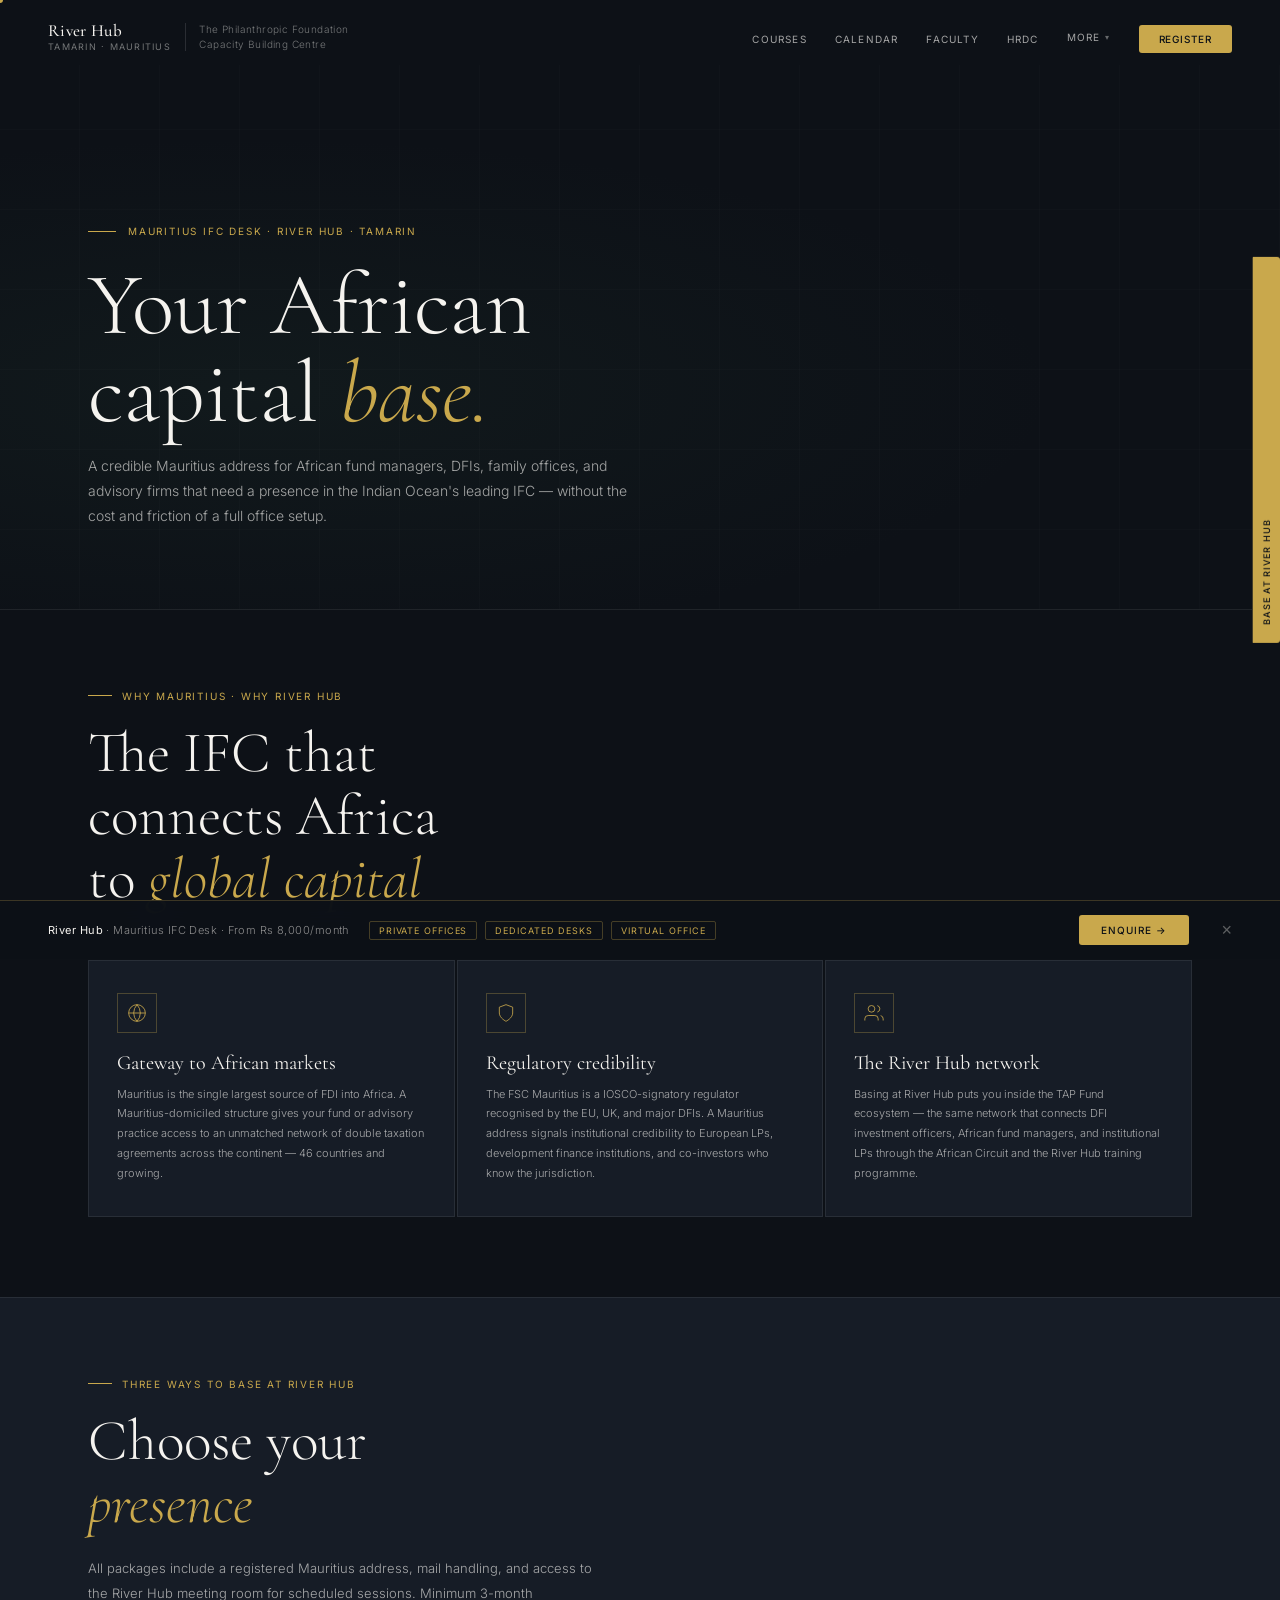
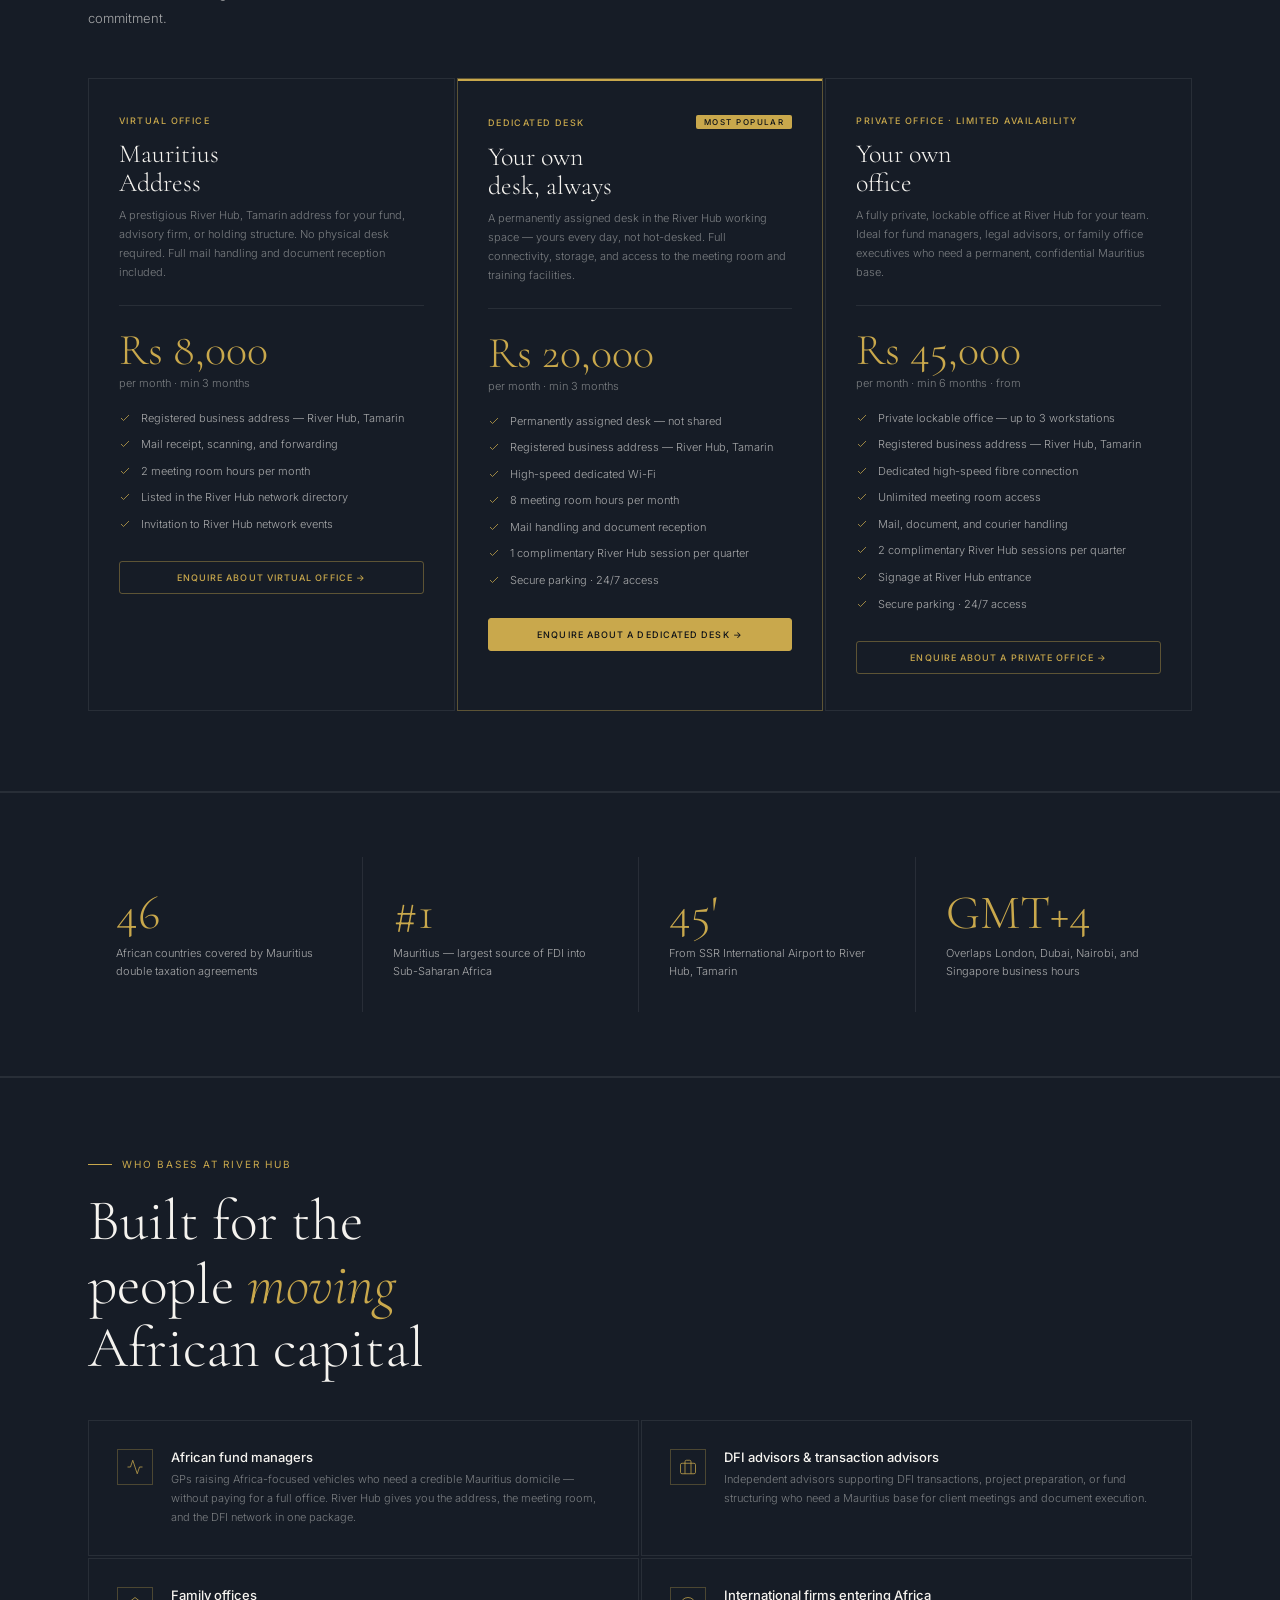
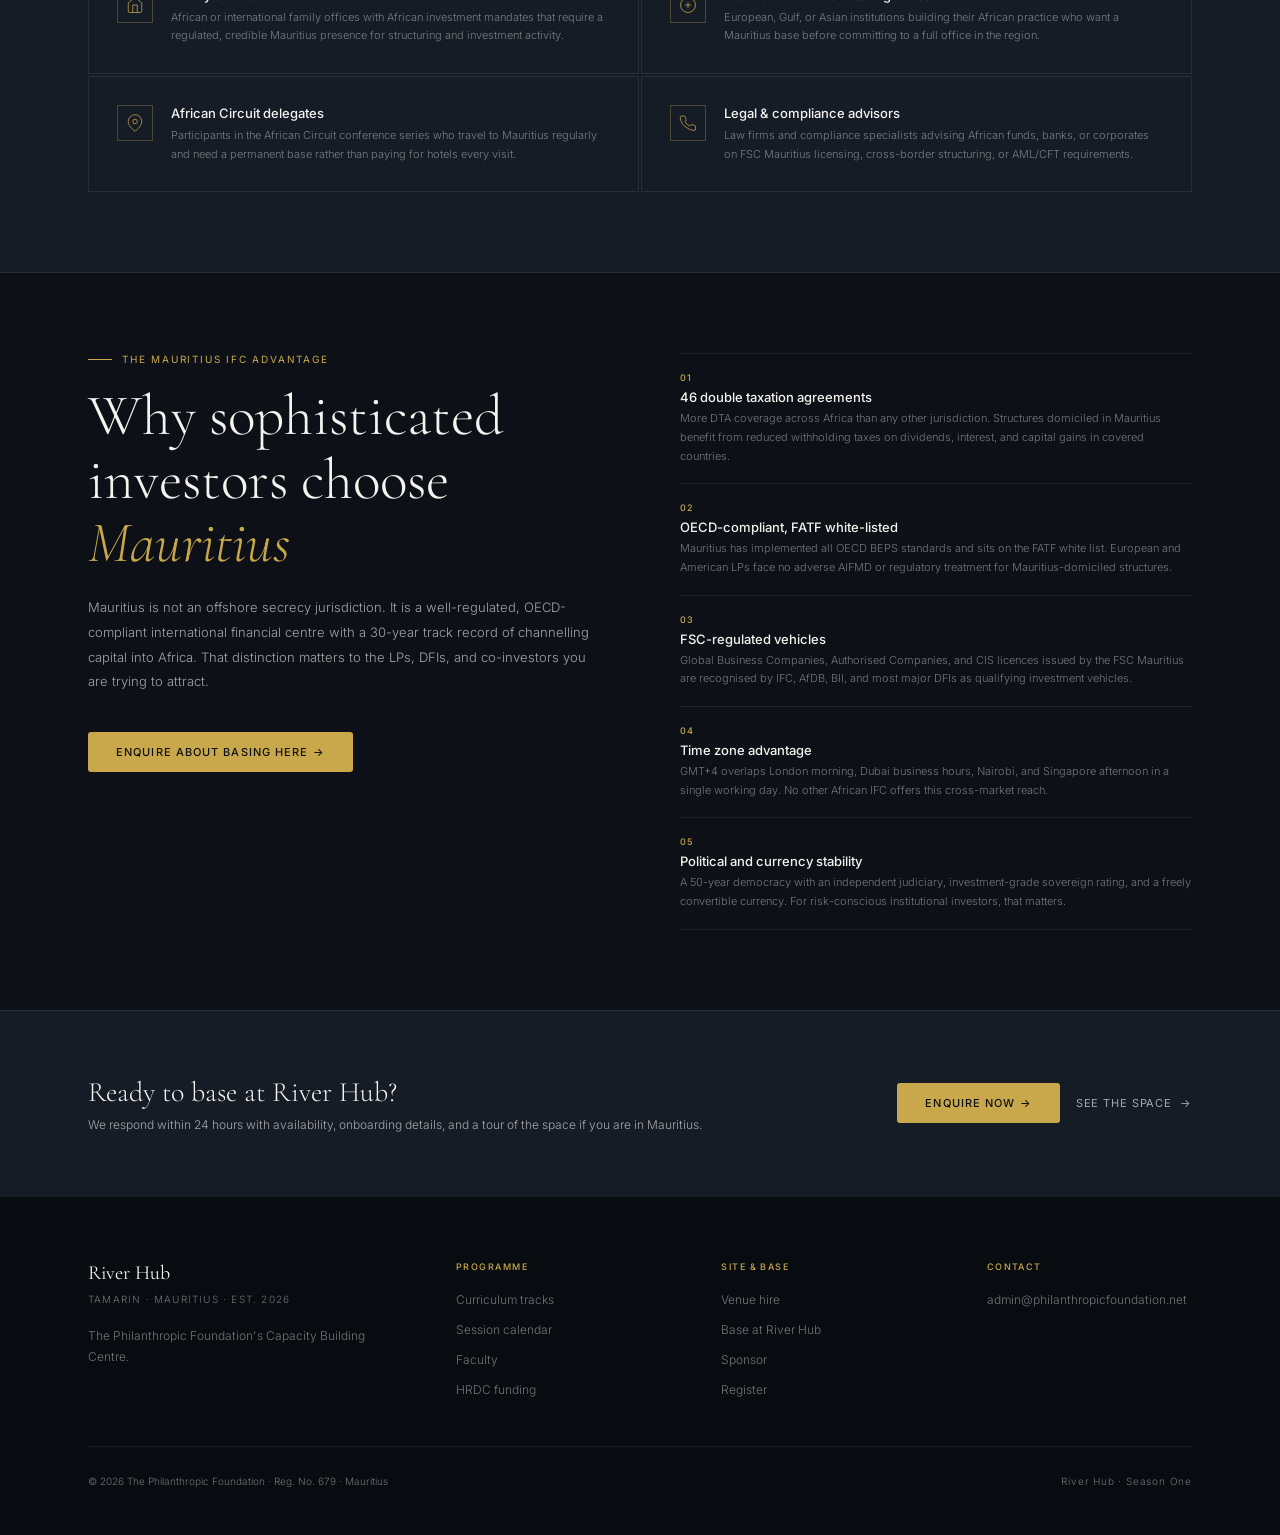
<file: venue/base/index.html>
<!DOCTYPE html>
<html lang="en">
<head>
<meta charset="UTF-8"><meta name="viewport" content="width=device-width, initial-scale=1.0">
<title>Base at River Hub · Mauritius IFC Desk · Tamarin</title>
<meta name="description" content="A prestigious Mauritius address for African fund managers, DFIs, and advisory firms. Private offices, dedicated desks, and virtual office packages at River Hub, Tamarin.">
<link rel="canonical" href="https://riverhub.africa/base/">
<link rel="icon" type="image/svg+xml" href="data:image/svg+xml,<svg xmlns='http://www.w3.org/2000/svg' viewBox='0 0 32 32'><rect width='32' height='32' fill='%230d1117'/><text x='50%25' y='55%25' font-family='serif' font-size='18' fill='%23c9a84c' text-anchor='middle' dominant-baseline='middle'>R</text></svg>">
<meta name="theme-color" content="#0d1117">
<link rel="preconnect" href="https://fonts.googleapis.com">
<link rel="preconnect" href="https://fonts.gstatic.com" crossorigin>
<link href="https://fonts.googleapis.com/css2?family=Cormorant+Garamond:ital,wght@0,300;0,400;0,500;0,600;1,300;1,400;1,500&family=Inter:wght@300;400;500&display=swap" rel="stylesheet">
<link rel="stylesheet" href="/assets/main.css">
<style>
a{text-decoration:none}
.why-grid{display:grid;grid-template-columns:repeat(3,1fr);gap:2px;margin-top:48px}
.why-card{background:var(--bg-card);border:.5px solid var(--border);padding:32px 28px;position:relative;overflow:hidden;transition:border-color .25s}
.why-card:hover{border-color:var(--border-lg)}
.why-card::after{content:'';position:absolute;top:0;left:0;width:2px;height:0;background:var(--gold);transition:height .4s ease}
.why-card:hover::after{height:100%}
.why-icon{width:40px;height:40px;border:.5px solid rgba(201,168,76,.3);display:flex;align-items:center;justify-content:center;margin-bottom:18px;color:var(--gold)}
.why-title{font-family:'Cormorant Garamond',serif;font-size:20px;font-weight:400;color:var(--white);margin-bottom:10px;line-height:1.2}
.why-text{font-size:11px;font-weight:300;color:var(--muted-lg);line-height:1.8}
.pkg-grid{display:grid;grid-template-columns:repeat(3,1fr);gap:2px;margin-top:48px}
.pkg-card{background:var(--bg-card);border:.5px solid var(--border);padding:36px 30px;position:relative;transition:border-color .25s}
.pkg-card:hover{border-color:var(--border-lg)}
.pkg-card.featured{border-color:rgba(201,168,76,.4)}
.pkg-card.featured::before{content:'';position:absolute;top:0;left:0;right:0;height:2px;background:var(--gold)}
.pkg-eyebrow{font-size:9px;font-weight:500;color:var(--gold);letter-spacing:.16em;text-transform:uppercase;margin-bottom:14px;display:flex;align-items:center;justify-content:space-between}
.pkg-badge{background:var(--gold);color:var(--bg);padding:2px 8px;border-radius:2px;font-size:8px;font-weight:500}
.pkg-title{font-family:'Cormorant Garamond',serif;font-size:26px;font-weight:300;color:var(--white);line-height:1.1;margin-bottom:8px}
.pkg-desc{font-size:11px;font-weight:300;color:var(--muted);line-height:1.75;margin-bottom:22px;padding-bottom:22px;border-bottom:.5px solid var(--border)}
.pkg-price{font-family:'Cormorant Garamond',serif;font-size:44px;font-weight:300;color:var(--gold);line-height:1;margin-bottom:4px}
.pkg-price-unit{font-size:11px;font-weight:300;color:var(--muted);margin-bottom:20px}
.pkg-includes{display:flex;flex-direction:column;gap:9px;margin-bottom:28px}
.pkg-inc{display:flex;align-items:flex-start;gap:10px;font-size:11px;font-weight:300;color:var(--muted-lg);line-height:1.6}
.pkg-inc svg{flex-shrink:0;margin-top:2px;color:var(--gold)}
.pkg-enquire{display:block;font-size:9px;font-weight:500;letter-spacing:.12em;text-transform:uppercase;color:var(--gold);border:.5px solid rgba(201,168,76,.4);padding:10px 20px;text-decoration:none;transition:all .2s;border-radius:var(--radius);width:100%;text-align:center;cursor:pointer;background:transparent;font-family:'Inter',sans-serif}
.pkg-enquire:hover{background:rgba(201,168,76,.08);border-color:var(--gold)}
.pkg-card.featured .pkg-enquire{background:var(--gold);color:var(--bg);border-color:var(--gold)}
.pkg-card.featured .pkg-enquire:hover{opacity:.9}
.who-grid{display:grid;grid-template-columns:1fr 1fr;gap:2px;margin-top:40px}
.who-card{background:var(--bg-card);border:.5px solid var(--border);padding:28px 28px;display:flex;gap:18px;align-items:flex-start;transition:border-color .2s}
.who-card:hover{border-color:var(--border-lg)}
.who-icon{width:36px;height:36px;border:.5px solid rgba(201,168,76,.3);display:flex;align-items:center;justify-content:center;flex-shrink:0;color:var(--gold)}
.who-title{font-size:13px;font-weight:500;color:var(--white);margin-bottom:5px}
.who-text{font-size:11px;font-weight:300;color:var(--muted);line-height:1.7}
.stats-band{background:var(--bg-card);border-top:.5px solid var(--border);border-bottom:.5px solid var(--border);padding:64px 0}
.stats-grid{display:grid;grid-template-columns:repeat(4,1fr);gap:2px}
.stat-box{padding:32px 28px;border-right:.5px solid var(--border)}
.stat-box:last-child{border-right:none}
.stat-val{font-family:'Cormorant Garamond',serif;font-size:48px;font-weight:300;color:var(--gold);line-height:1;margin-bottom:8px}
.stat-label{font-size:11px;font-weight:300;color:var(--muted-lg);line-height:1.6}
.ifc-band{padding:80px 0}
.ifc-grid{display:grid;grid-template-columns:1fr 1fr;gap:80px;align-items:start}
.ifc-point{padding:18px 0;border-top:.5px solid var(--border)}
.ifc-point:last-child{border-bottom:.5px solid var(--border)}
.ifc-point-num{font-size:9px;font-weight:500;color:var(--gold);letter-spacing:.14em;text-transform:uppercase;margin-bottom:6px}
.ifc-point-title{font-size:13px;font-weight:500;color:var(--white);margin-bottom:4px}
.ifc-point-text{font-size:11px;font-weight:300;color:var(--muted);line-height:1.7}
@media(max-width:900px){.why-grid,.pkg-grid,.ifc-grid{grid-template-columns:1fr;gap:2px}.who-grid{grid-template-columns:1fr}.stats-grid{grid-template-columns:1fr 1fr}.stat-box{border-right:none;border-bottom:.5px solid var(--border)}}
</style>
</head>
<body>
<div id="cursor-dot"></div><div id="cursor-ring"></div>
<div id="sticky-bar">
  <div class="sticky-label"><strong>River Hub</strong> · Mauritius IFC Desk · From Rs 8,000/month</div>
  <div class="sticky-pills"><span class="sticky-pill">Private offices</span><span class="sticky-pill">Dedicated desks</span><span class="sticky-pill">Virtual office</span></div>
  <a href="#" onclick="openModal('Base at River Hub Enquiry');return false;" class="sticky-cta">Enquire →</a>
  <button class="sticky-close" aria-label="Dismiss">×</button>
</div>
<nav id="nav">
  <a href="/" class="nav-logo"><div class="nav-logo-l"><span class="nav-logo-main">River Hub</span><span class="nav-logo-sub">Tamarin · Mauritius</span></div><div class="nav-logo-div"></div><span class="nav-logo-r">The Philanthropic Foundation<br>Capacity Building Centre</span></a>
  <ul class="nav-links">
    <li><a href="/courses/">Courses</a></li>
    <li><a href="/calendar/">Calendar</a></li>
    <li><a href="/faculty/">Faculty</a></li>
    <li><a href="/hrdc/">HRDC</a></li>
    <li class="nav-more" id="nav-more"><button class="nav-more-btn" onclick="toggleNavMore()">More <span>▾</span></button><div class="nav-dropdown"><a href="/venue/">Hire the space</a><a href="/base/">Base here</a><a href="/sponsor/">Sponsor</a><a href="https://philanthropicfoundation.net" target="_blank">Foundation ↗</a></div></li>
    <li><a href="/register/" class="nav-cta">Register</a></li>
  </ul>
</nav>
<div style="padding-top:65px"></div>

<div class="page-header">
  <div class="page-header-grid"></div>
  <div class="page-header-inner">
    <div class="page-eyebrow">Mauritius IFC Desk · River Hub · Tamarin</div>
    <h1 class="page-title">Your African<br>capital <em>base.</em></h1>
    <p class="page-subtitle">A credible Mauritius address for African fund managers, DFIs, family offices, and advisory firms that need a presence in the Indian Ocean's leading IFC — without the cost and friction of a full office setup.</p>
  </div>
</div>

<section style="padding:80px 0">
  <div class="container">
    <div class="reveal">
      <div class="section-tag">Why Mauritius · Why River Hub</div>
      <h2 class="section-title">The IFC that<br>connects Africa<br>to <em>global capital</em></h2>
    </div>
    <div class="why-grid reveal" style="transition-delay:.08s">
      <div class="why-card">
        <div class="why-icon"><svg viewBox="0 0 24 24" fill="none" stroke="currentColor" stroke-width="1" width="20" height="20"><circle cx="12" cy="12" r="10"/><line x1="2" y1="12" x2="22" y2="12"/><path d="M12 2a15.3 15.3 0 0 1 4 10 15.3 15.3 0 0 1-4 10 15.3 15.3 0 0 1-4-10 15.3 15.3 0 0 1 4-10z"/></svg></div>
        <div class="why-title">Gateway to African markets</div>
        <div class="why-text">Mauritius is the single largest source of FDI into Africa. A Mauritius-domiciled structure gives your fund or advisory practice access to an unmatched network of double taxation agreements across the continent — 46 countries and growing.</div>
      </div>
      <div class="why-card">
        <div class="why-icon"><svg viewBox="0 0 24 24" fill="none" stroke="currentColor" stroke-width="1" width="20" height="20"><path d="M12 22s8-4 8-10V5l-8-3-8 3v7c0 6 8 10 8 10z"/></svg></div>
        <div class="why-title">Regulatory credibility</div>
        <div class="why-text">The FSC Mauritius is a IOSCO-signatory regulator recognised by the EU, UK, and major DFIs. A Mauritius address signals institutional credibility to European LPs, development finance institutions, and co-investors who know the jurisdiction.</div>
      </div>
      <div class="why-card">
        <div class="why-icon"><svg viewBox="0 0 24 24" fill="none" stroke="currentColor" stroke-width="1" width="20" height="20"><path d="M17 21v-2a4 4 0 0 0-4-4H5a4 4 0 0 0-4 4v2"/><circle cx="9" cy="7" r="4"/><path d="M23 21v-2a4 4 0 0 0-3-3.87"/><path d="M16 3.13a4 4 0 0 1 0 7.75"/></svg></div>
        <div class="why-title">The River Hub network</div>
        <div class="why-text">Basing at River Hub puts you inside the TAP Fund ecosystem — the same network that connects DFI investment officers, African fund managers, and institutional LPs through the African Circuit and the River Hub training programme.</div>
      </div>
    </div>
  </div>
</section>

<section style="background:var(--bg-card);border-top:.5px solid var(--border);border-bottom:.5px solid var(--border);padding:80px 0">
  <div class="container">
    <div class="reveal">
      <div class="section-tag">Three ways to base at River Hub</div>
      <h2 class="section-title">Choose your<br><em>presence</em></h2>
      <p class="section-body" style="max-width:520px">All packages include a registered Mauritius address, mail handling, and access to the River Hub meeting room for scheduled sessions. Minimum 3-month commitment.</p>
    </div>
    <div class="pkg-grid reveal" style="transition-delay:.08s">

      <div class="pkg-card">
        <div class="pkg-eyebrow">Virtual Office</div>
        <div class="pkg-title">Mauritius<br>Address</div>
        <div class="pkg-desc">A prestigious River Hub, Tamarin address for your fund, advisory firm, or holding structure. No physical desk required. Full mail handling and document reception included.</div>
        <div class="pkg-price">Rs 8,000</div>
        <div class="pkg-price-unit">per month · min 3 months</div>
        <div class="pkg-includes">
          <div class="pkg-inc"><svg viewBox="0 0 24 24" fill="none" stroke="currentColor" stroke-width="1.5" width="12" height="12"><polyline points="20 6 9 17 4 12"/></svg>Registered business address — River Hub, Tamarin</div>
          <div class="pkg-inc"><svg viewBox="0 0 24 24" fill="none" stroke="currentColor" stroke-width="1.5" width="12" height="12"><polyline points="20 6 9 17 4 12"/></svg>Mail receipt, scanning, and forwarding</div>
          <div class="pkg-inc"><svg viewBox="0 0 24 24" fill="none" stroke="currentColor" stroke-width="1.5" width="12" height="12"><polyline points="20 6 9 17 4 12"/></svg>2 meeting room hours per month</div>
          <div class="pkg-inc"><svg viewBox="0 0 24 24" fill="none" stroke="currentColor" stroke-width="1.5" width="12" height="12"><polyline points="20 6 9 17 4 12"/></svg>Listed in the River Hub network directory</div>
          <div class="pkg-inc"><svg viewBox="0 0 24 24" fill="none" stroke="currentColor" stroke-width="1.5" width="12" height="12"><polyline points="20 6 9 17 4 12"/></svg>Invitation to River Hub network events</div>
        </div>
        <button class="pkg-enquire" onclick="openModal('Virtual Office — Rs 8,000/month')">Enquire about virtual office →</button>
      </div>

      <div class="pkg-card featured">
        <div class="pkg-eyebrow">Dedicated Desk <span class="pkg-badge">Most popular</span></div>
        <div class="pkg-title">Your own<br>desk, always</div>
        <div class="pkg-desc">A permanently assigned desk in the River Hub working space — yours every day, not hot-desked. Full connectivity, storage, and access to the meeting room and training facilities.</div>
        <div class="pkg-price">Rs 20,000</div>
        <div class="pkg-price-unit">per month · min 3 months</div>
        <div class="pkg-includes">
          <div class="pkg-inc"><svg viewBox="0 0 24 24" fill="none" stroke="currentColor" stroke-width="1.5" width="12" height="12"><polyline points="20 6 9 17 4 12"/></svg>Permanently assigned desk — not shared</div>
          <div class="pkg-inc"><svg viewBox="0 0 24 24" fill="none" stroke="currentColor" stroke-width="1.5" width="12" height="12"><polyline points="20 6 9 17 4 12"/></svg>Registered business address — River Hub, Tamarin</div>
          <div class="pkg-inc"><svg viewBox="0 0 24 24" fill="none" stroke="currentColor" stroke-width="1.5" width="12" height="12"><polyline points="20 6 9 17 4 12"/></svg>High-speed dedicated Wi-Fi</div>
          <div class="pkg-inc"><svg viewBox="0 0 24 24" fill="none" stroke="currentColor" stroke-width="1.5" width="12" height="12"><polyline points="20 6 9 17 4 12"/></svg>8 meeting room hours per month</div>
          <div class="pkg-inc"><svg viewBox="0 0 24 24" fill="none" stroke="currentColor" stroke-width="1.5" width="12" height="12"><polyline points="20 6 9 17 4 12"/></svg>Mail handling and document reception</div>
          <div class="pkg-inc"><svg viewBox="0 0 24 24" fill="none" stroke="currentColor" stroke-width="1.5" width="12" height="12"><polyline points="20 6 9 17 4 12"/></svg>1 complimentary River Hub session per quarter</div>
          <div class="pkg-inc"><svg viewBox="0 0 24 24" fill="none" stroke="currentColor" stroke-width="1.5" width="12" height="12"><polyline points="20 6 9 17 4 12"/></svg>Secure parking · 24/7 access</div>
        </div>
        <button class="pkg-enquire" onclick="openModal('Dedicated Desk — Rs 20,000/month')">Enquire about a dedicated desk →</button>
      </div>

      <div class="pkg-card">
        <div class="pkg-eyebrow">Private Office · Limited availability</div>
        <div class="pkg-title">Your own<br>office</div>
        <div class="pkg-desc">A fully private, lockable office at River Hub for your team. Ideal for fund managers, legal advisors, or family office executives who need a permanent, confidential Mauritius base.</div>
        <div class="pkg-price">Rs 45,000</div>
        <div class="pkg-price-unit">per month · min 6 months · from</div>
        <div class="pkg-includes">
          <div class="pkg-inc"><svg viewBox="0 0 24 24" fill="none" stroke="currentColor" stroke-width="1.5" width="12" height="12"><polyline points="20 6 9 17 4 12"/></svg>Private lockable office — up to 3 workstations</div>
          <div class="pkg-inc"><svg viewBox="0 0 24 24" fill="none" stroke="currentColor" stroke-width="1.5" width="12" height="12"><polyline points="20 6 9 17 4 12"/></svg>Registered business address — River Hub, Tamarin</div>
          <div class="pkg-inc"><svg viewBox="0 0 24 24" fill="none" stroke="currentColor" stroke-width="1.5" width="12" height="12"><polyline points="20 6 9 17 4 12"/></svg>Dedicated high-speed fibre connection</div>
          <div class="pkg-inc"><svg viewBox="0 0 24 24" fill="none" stroke="currentColor" stroke-width="1.5" width="12" height="12"><polyline points="20 6 9 17 4 12"/></svg>Unlimited meeting room access</div>
          <div class="pkg-inc"><svg viewBox="0 0 24 24" fill="none" stroke="currentColor" stroke-width="1.5" width="12" height="12"><polyline points="20 6 9 17 4 12"/></svg>Mail, document, and courier handling</div>
          <div class="pkg-inc"><svg viewBox="0 0 24 24" fill="none" stroke="currentColor" stroke-width="1.5" width="12" height="12"><polyline points="20 6 9 17 4 12"/></svg>2 complimentary River Hub sessions per quarter</div>
          <div class="pkg-inc"><svg viewBox="0 0 24 24" fill="none" stroke="currentColor" stroke-width="1.5" width="12" height="12"><polyline points="20 6 9 17 4 12"/></svg>Signage at River Hub entrance</div>
          <div class="pkg-inc"><svg viewBox="0 0 24 24" fill="none" stroke="currentColor" stroke-width="1.5" width="12" height="12"><polyline points="20 6 9 17 4 12"/></svg>Secure parking · 24/7 access</div>
        </div>
        <button class="pkg-enquire" onclick="openModal('Private Office — Rs 45,000/month')">Enquire about a private office →</button>
      </div>

    </div>
  </div>
</section>

<div class="stats-band">
  <div class="container">
    <div class="stats-grid reveal">
      <div class="stat-box"><div class="stat-val">46</div><div class="stat-label">African countries covered by Mauritius double taxation agreements</div></div>
      <div class="stat-box"><div class="stat-val">#1</div><div class="stat-label">Mauritius — largest source of FDI into Sub-Saharan Africa</div></div>
      <div class="stat-box"><div class="stat-val">45'</div><div class="stat-label">From SSR International Airport to River Hub, Tamarin</div></div>
      <div class="stat-box"><div class="stat-val">GMT+4</div><div class="stat-label">Overlaps London, Dubai, Nairobi, and Singapore business hours</div></div>
    </div>
  </div>
</div>

<section style="padding:80px 0;background:var(--bg-card);border-top:.5px solid var(--border);border-bottom:.5px solid var(--border)">
  <div class="container">
    <div class="reveal">
      <div class="section-tag">Who bases at River Hub</div>
      <h2 class="section-title">Built for the<br>people <em>moving</em><br>African capital</h2>
    </div>
    <div class="who-grid reveal" style="transition-delay:.08s">
      <div class="who-card">
        <div class="who-icon"><svg viewBox="0 0 24 24" fill="none" stroke="currentColor" stroke-width="1" width="18" height="18"><polyline points="22 12 18 12 15 21 9 3 6 12 2 12"/></svg></div>
        <div><div class="who-title">African fund managers</div><div class="who-text">GPs raising Africa-focused vehicles who need a credible Mauritius domicile — without paying for a full office. River Hub gives you the address, the meeting room, and the DFI network in one package.</div></div>
      </div>
      <div class="who-card">
        <div class="who-icon"><svg viewBox="0 0 24 24" fill="none" stroke="currentColor" stroke-width="1" width="18" height="18"><rect x="2" y="7" width="20" height="14" rx="2"/><path d="M16 21V5a2 2 0 0 0-2-2h-4a2 2 0 0 0-2 2v16"/></svg></div>
        <div><div class="who-title">DFI advisors &amp; transaction advisors</div><div class="who-text">Independent advisors supporting DFI transactions, project preparation, or fund structuring who need a Mauritius base for client meetings and document execution.</div></div>
      </div>
      <div class="who-card">
        <div class="who-icon"><svg viewBox="0 0 24 24" fill="none" stroke="currentColor" stroke-width="1" width="18" height="18"><path d="M3 9l9-7 9 7v11a2 2 0 0 1-2 2H5a2 2 0 0 1-2-2z"/><polyline points="9 22 9 12 15 12 15 22"/></svg></div>
        <div><div class="who-title">Family offices</div><div class="who-text">African or international family offices with African investment mandates that require a regulated, credible Mauritius presence for structuring and investment activity.</div></div>
      </div>
      <div class="who-card">
        <div class="who-icon"><svg viewBox="0 0 24 24" fill="none" stroke="currentColor" stroke-width="1" width="18" height="18"><circle cx="12" cy="12" r="10"/><line x1="12" y1="8" x2="12" y2="16"/><line x1="8" y1="12" x2="16" y2="12"/></svg></div>
        <div><div class="who-title">International firms entering Africa</div><div class="who-text">European, Gulf, or Asian institutions building their African practice who want a Mauritius base before committing to a full office in the region.</div></div>
      </div>
      <div class="who-card">
        <div class="who-icon"><svg viewBox="0 0 24 24" fill="none" stroke="currentColor" stroke-width="1" width="18" height="18"><path d="M21 10c0 7-9 13-9 13s-9-6-9-13a9 9 0 0 1 18 0z"/><circle cx="12" cy="10" r="3"/></svg></div>
        <div><div class="who-title">African Circuit delegates</div><div class="who-text">Participants in the African Circuit conference series who travel to Mauritius regularly and need a permanent base rather than paying for hotels every visit.</div></div>
      </div>
      <div class="who-card">
        <div class="who-icon"><svg viewBox="0 0 24 24" fill="none" stroke="currentColor" stroke-width="1" width="18" height="18"><path d="M22 16.92v3a2 2 0 0 1-2.18 2 19.79 19.79 0 0 1-8.63-3.07A19.5 19.5 0 0 1 4.69 13.5 19.79 19.79 0 0 1 1.58 4.88 2 2 0 0 1 3.54 2.69h3a2 2 0 0 1 2 1.72c.127.96.361 1.903.7 2.81a2 2 0 0 1-.45 2.11L7.91 10a16 16 0 0 0 6 6l1.27-1.27a2 2 0 0 1 2.11-.45c.907.339 1.85.573 2.81.7A2 2 0 0 1 22 16.92z"/></svg></div>
        <div><div class="who-title">Legal &amp; compliance advisors</div><div class="who-text">Law firms and compliance specialists advising African funds, banks, or corporates on FSC Mauritius licensing, cross-border structuring, or AML/CFT requirements.</div></div>
      </div>
    </div>
  </div>
</section>

<section class="ifc-band">
  <div class="container">
    <div class="ifc-grid">
      <div class="reveal">
        <div class="section-tag">The Mauritius IFC advantage</div>
        <h2 class="section-title">Why sophisticated<br>investors choose<br><em>Mauritius</em></h2>
        <p class="section-body">Mauritius is not an offshore secrecy jurisdiction. It is a well-regulated, OECD-compliant international financial centre with a 30-year track record of channelling capital into Africa. That distinction matters to the LPs, DFIs, and co-investors you are trying to attract.</p>
        <button onclick="openModal('Base at River Hub Enquiry')" class="btn-primary" style="margin-top:24px;cursor:pointer;border:none;font-family:'Inter',sans-serif;">Enquire about basing here →</button>
      </div>
      <div class="reveal" style="transition-delay:.1s">
        <div class="ifc-point"><div class="ifc-point-num">01</div><div class="ifc-point-title">46 double taxation agreements</div><div class="ifc-point-text">More DTA coverage across Africa than any other jurisdiction. Structures domiciled in Mauritius benefit from reduced withholding taxes on dividends, interest, and capital gains in covered countries.</div></div>
        <div class="ifc-point"><div class="ifc-point-num">02</div><div class="ifc-point-title">OECD-compliant, FATF white-listed</div><div class="ifc-point-text">Mauritius has implemented all OECD BEPS standards and sits on the FATF white list. European and American LPs face no adverse AIFMD or regulatory treatment for Mauritius-domiciled structures.</div></div>
        <div class="ifc-point"><div class="ifc-point-num">03</div><div class="ifc-point-title">FSC-regulated vehicles</div><div class="ifc-point-text">Global Business Companies, Authorised Companies, and CIS licences issued by the FSC Mauritius are recognised by IFC, AfDB, BII, and most major DFIs as qualifying investment vehicles.</div></div>
        <div class="ifc-point"><div class="ifc-point-num">04</div><div class="ifc-point-title">Time zone advantage</div><div class="ifc-point-text">GMT+4 overlaps London morning, Dubai business hours, Nairobi, and Singapore afternoon in a single working day. No other African IFC offers this cross-market reach.</div></div>
        <div class="ifc-point"><div class="ifc-point-num">05</div><div class="ifc-point-title">Political and currency stability</div><div class="ifc-point-text">A 50-year democracy with an independent judiciary, investment-grade sovereign rating, and a freely convertible currency. For risk-conscious institutional investors, that matters.</div></div>
      </div>
    </div>
  </div>
</section>

<section style="background:var(--bg-card);border-top:.5px solid var(--border);padding:64px 0">
  <div class="container">
    <div style="display:flex;align-items:center;justify-content:space-between;gap:40px;flex-wrap:wrap">
      <div>
        <div style="font-family:'Cormorant Garamond',serif;font-size:28px;font-weight:300;color:var(--white);margin-bottom:8px">Ready to base at River Hub?</div>
        <div style="font-size:12px;font-weight:300;color:var(--muted-lg)">We respond within 24 hours with availability, onboarding details, and a tour of the space if you are in Mauritius.</div>
      </div>
      <div style="display:flex;gap:16px;flex-wrap:wrap">
        <button onclick="openModal('Base at River Hub Enquiry')" class="btn-primary" style="cursor:pointer;border:none;font-family:'Inter',sans-serif;">Enquire now →</button>
        <a href="/venue/" class="btn-ghost">See the space</a>
      </div>
    </div>
  </div>
</section>

<footer>
  <div class="container">
    <div class="footer-grid">
      <div><div class="footer-name">River Hub</div><div class="footer-sub">Tamarin · Mauritius · Est. 2026</div><p class="footer-desc">The Philanthropic Foundation's Capacity Building Centre.</p></div>
      <div><div class="footer-col-title">Programme</div><ul class="footer-links"><li><a href="/courses/">Curriculum tracks</a></li><li><a href="/calendar/">Session calendar</a></li><li><a href="/faculty/">Faculty</a></li><li><a href="/hrdc/">HRDC funding</a></li></ul></div>
      <div><div class="footer-col-title">Site &amp; Base</div><ul class="footer-links"><li><a href="/venue/">Venue hire</a></li><li><a href="/base/">Base at River Hub</a></li><li><a href="/sponsor/">Sponsor</a></li><li><a href="/register/">Register</a></li></ul></div>
      <div><div class="footer-col-title">Contact</div><ul class="footer-links"><li><a href="mailto:admin@philanthropicfoundation.net">admin@philanthropicfoundation.net</a></li></ul></div>
    </div>
    <div class="footer-bottom"><div class="footer-copy">© 2026 The Philanthropic Foundation · Reg. No. 679 · Mauritius</div><div class="footer-season">River Hub · Season One</div></div>
  </div>
</footer>

<script src="/assets/main.js"></script>
<script>
function openModal(pkg) {
  document.getElementById('enq-pkg').value = pkg;
  document.getElementById('enq-pkg-select').value = pkg;
  document.getElementById('enq-modal').style.display = 'flex';
  document.body.style.overflow = 'hidden';
}
function closeModal() {
  document.getElementById('enq-modal').style.display = 'none';
  document.body.style.overflow = '';
}
async function submitEnquiry(e) {
  e.preventDefault();
  var btn = document.getElementById('enq-btn');
  btn.textContent = 'Sending...';
  btn.disabled = true;
  var data = new FormData(document.getElementById('enq-form'));
  try {
    var res = await fetch('https://formspree.io/f/xeedqkea', {
      method: 'POST', body: data, headers: { Accept: 'application/json' }
    });
    if (res.ok) {
      document.getElementById('enq-form').style.display = 'none';
      document.getElementById('enq-success').style.display = 'block';
    } else {
      btn.textContent = 'Try again';
      btn.disabled = false;
    }
  } catch(err) {
    btn.textContent = 'Try again';
    btn.disabled = false;
  }
}
document.addEventListener('keydown', function(e) {
  if (e.key === 'Escape') closeModal();
});
</script>

<div id="enq-modal" style="display:none;position:fixed;inset:0;z-index:999;background:rgba(13,17,23,.92);align-items:center;justify-content:center;padding:20px">
  <div style="background:#161c26;border:.5px solid rgba(201,168,76,.3);border-radius:3px;padding:40px;max-width:480px;width:100%;position:relative">
    <button onclick="closeModal()" style="position:absolute;top:16px;right:16px;background:none;border:none;color:rgba(245,243,239,.4);font-size:22px;cursor:pointer;line-height:1;font-family:'Inter',sans-serif">×</button>
    <div id="enq-success" style="display:none;text-align:center;padding:20px 0">
      <div style="font-family:'Cormorant Garamond',serif;font-size:28px;color:#c9a84c;margin-bottom:10px">Thank you.</div>
      <div style="font-size:12px;color:rgba(245,243,239,.6);line-height:1.8">We will be in touch within 24 hours with availability and details.</div>
    </div>
    <form id="enq-form" onsubmit="submitEnquiry(event)">
      <div style="font-family:'Cormorant Garamond',serif;font-size:22px;color:#f5f3ef;margin-bottom:6px;font-style:italic">Enquire about basing here</div>
      <div style="font-size:11px;color:rgba(245,243,239,.4);margin-bottom:24px">We respond within 24 hours.</div>
      <input type="hidden" name="_subject" id="enq-pkg" value="Base at River Hub Enquiry">
      <div style="margin-bottom:12px">
        <label style="font-size:9px;color:rgba(245,243,239,.45);letter-spacing:.14em;text-transform:uppercase;display:block;margin-bottom:6px">Your name</label>
        <input type="text" name="name" required placeholder="Full name" style="width:100%;background:#0d1117;border:.5px solid rgba(255,255,255,.12);padding:10px 14px;font-family:'Inter',sans-serif;font-size:12px;color:#f5f3ef;outline:none;border-radius:3px">
      </div>
      <div style="margin-bottom:12px">
        <label style="font-size:9px;color:rgba(245,243,239,.45);letter-spacing:.14em;text-transform:uppercase;display:block;margin-bottom:6px">Work email</label>
        <input type="email" name="email" required placeholder="your@email.com" style="width:100%;background:#0d1117;border:.5px solid rgba(255,255,255,.12);padding:10px 14px;font-family:'Inter',sans-serif;font-size:12px;color:#f5f3ef;outline:none;border-radius:3px">
      </div>
      <div style="margin-bottom:12px">
        <label style="font-size:9px;color:rgba(245,243,239,.45);letter-spacing:.14em;text-transform:uppercase;display:block;margin-bottom:6px">Organisation</label>
        <input type="text" name="organisation" placeholder="Fund, firm, or advisory name" style="width:100%;background:#0d1117;border:.5px solid rgba(255,255,255,.12);padding:10px 14px;font-family:'Inter',sans-serif;font-size:12px;color:#f5f3ef;outline:none;border-radius:3px">
      </div>
      <div style="margin-bottom:12px">
        <label style="font-size:9px;color:rgba(245,243,239,.45);letter-spacing:.14em;text-transform:uppercase;display:block;margin-bottom:6px">Package of interest</label>
        <select name="package" id="enq-pkg-select" style="width:100%;background:#0d1117;border:.5px solid rgba(255,255,255,.12);padding:10px 14px;font-family:'Inter',sans-serif;font-size:12px;color:#f5f3ef;outline:none;border-radius:3px;-webkit-appearance:none">
          <option value="">Select a package</option>
          <option value="Virtual Office — Rs 8,000/month">Virtual Office — Rs 8,000/month</option>
          <option value="Dedicated Desk — Rs 20,000/month">Dedicated Desk — Rs 20,000/month</option>
          <option value="Private Office — Rs 45,000/month">Private Office — Rs 45,000/month</option>
          <option value="Not sure — advise me">Not sure — advise me</option>
        </select>
      </div>
      <div style="margin-bottom:20px">
        <label style="font-size:9px;color:rgba(245,243,239,.45);letter-spacing:.14em;text-transform:uppercase;display:block;margin-bottom:6px">Message <span style="opacity:.4">(optional)</span></label>
        <textarea name="message" rows="3" placeholder="Any questions or context..." style="width:100%;background:#0d1117;border:.5px solid rgba(255,255,255,.12);padding:10px 14px;font-family:'Inter',sans-serif;font-size:12px;color:#f5f3ef;outline:none;border-radius:3px;resize:vertical"></textarea>
      </div>
      <button type="submit" id="enq-btn" style="width:100%;background:#c9a84c;color:#0d1117;border:none;padding:12px;font-family:'Inter',sans-serif;font-size:11px;font-weight:500;letter-spacing:.1em;text-transform:uppercase;cursor:pointer;border-radius:3px">Send enquiry</button>
    </form>
  </div>
</div>

</body>
</html>
</file>
<file: assets/main.css>
:root{--bg:#0d1117;--bg-card:#161c26;--bg-mid:#1c2433;--border:rgba(255,255,255,0.08);--border-lg:rgba(255,255,255,0.12);--gold:#c9a84c;--gold-lt:#e0c27a;--white:#f5f3ef;--muted:rgba(245,243,239,0.45);--muted-lg:rgba(245,243,239,0.65);--radius:3px}
*,*::before,*::after{box-sizing:border-box;margin:0;padding:0}
a{text-decoration:none;color:inherit}
html{scroll-behavior:smooth}
body{font-family:'Inter',sans-serif;background:var(--bg);color:var(--white);font-weight:300;overflow-x:hidden;cursor:none}
a,button,[role="button"]{cursor:none}
#cursor-ring{width:36px;height:36px;border:2px solid var(--gold);border-radius:50%;position:fixed;top:0;left:0;pointer-events:none;z-index:9999;transform:translate(-50%,-50%);transition:width .25s,height .25s,border-color .25s,background .25s,opacity .25s;opacity:0}
#cursor-dot{width:6px;height:6px;background:var(--gold);border-radius:50%;position:fixed;top:0;left:0;pointer-events:none;z-index:9999;transform:translate(-50%,-50%);transition:width .15s,height .15s,background .15s}
#cursor-ring.hover{width:56px;height:56px;border-color:#3d8a62;background:rgba(61,138,98,.08)}
#cursor-dot.hover{width:4px;height:4px;background:#3d8a62}

/* NAV */
nav{position:fixed;top:0;left:0;right:0;z-index:200;display:flex;align-items:center;justify-content:space-between;padding:22px 48px;transition:background .35s,padding .25s,border-bottom .35s}
nav.scrolled{background:rgba(13,17,23,.94);backdrop-filter:blur(16px);padding:14px 48px;border-bottom:.5px solid var(--border-lg)}
.nav-logo{display:flex;align-items:center;gap:14px;text-decoration:none}
.nav-logo-div{width:.5px;height:28px;background:var(--border-lg)}
.nav-logo-l{display:flex;flex-direction:column;gap:2px}
.nav-logo-main{font-family:'Cormorant Garamond',serif;font-size:17px;font-weight:500;color:var(--white);letter-spacing:.02em;line-height:1}
.nav-logo-sub{font-size:9px;font-weight:400;color:var(--muted);letter-spacing:.14em;text-transform:uppercase}
.nav-logo-r{font-size:10px;color:var(--muted);font-weight:300;letter-spacing:.04em;line-height:1.5}
.nav-links{display:flex;align-items:center;gap:28px;list-style:none}
.nav-links a{font-size:10px;font-weight:400;color:var(--muted-lg);text-decoration:none;letter-spacing:.12em;text-transform:uppercase;transition:color .2s}
.nav-links a:hover{color:var(--white)}
.nav-links a.active{color:var(--white)}
.nav-cta{background:var(--gold)!important;color:var(--bg)!important;padding:8px 20px;border-radius:var(--radius);font-weight:500!important;transition:background .2s!important;letter-spacing:.08em!important}
.nav-cta:hover{background:var(--gold-lt)!important}
.nav-more{position:relative}
.nav-more-btn{font-size:10px;font-weight:400;color:var(--muted-lg);text-decoration:none;letter-spacing:.12em;text-transform:uppercase;transition:color .2s;background:none;border:none;font-family:'Inter',sans-serif;cursor:none;display:flex;align-items:center;gap:5px;padding:0}
.nav-more-btn:hover{color:var(--white)}
.nav-more-btn span{font-size:8px;opacity:.6}
.nav-dropdown{position:absolute;top:calc(100% + 16px);right:0;background:rgba(13,17,23,0.97);backdrop-filter:blur(16px);border:.5px solid var(--border-lg);padding:8px 0;min-width:160px;opacity:0;pointer-events:none;transform:translateY(-6px);transition:opacity .2s,transform .2s;z-index:999}
.nav-more.open .nav-dropdown{opacity:1;pointer-events:all;transform:translateY(0)}
.nav-dropdown a{display:block;font-size:10px;font-weight:400;color:var(--muted-lg);text-decoration:none;letter-spacing:.1em;text-transform:uppercase;padding:10px 18px;transition:color .15s,background .15s}
.nav-dropdown a:hover{color:var(--white);background:rgba(255,255,255,0.04)}

/* TICKER */
.ticker{background:var(--gold);padding:9px 0;overflow:hidden;white-space:nowrap}
.ticker-inner{display:inline-flex;animation:ticker 32s linear infinite}
.ticker-text{font-size:10px;font-weight:500;color:var(--bg);letter-spacing:.14em;text-transform:uppercase;padding:0 28px}
.ticker-dot{color:rgba(13,17,23,.35);padding:0 4px}
@keyframes ticker{0%{transform:translateX(0)}100%{transform:translateX(-50%)}}

/* PAGE HEADER */
.page-header{padding:160px 0 80px;position:relative;overflow:hidden;border-bottom:.5px solid var(--border)}
.page-header-photo{position:absolute;inset:0;background:url('/venue.jpg') center center/cover no-repeat;z-index:0}
.page-header-photo-overlay{position:absolute;inset:0;background:linear-gradient(105deg,rgba(13,17,23,.95) 0%,rgba(13,17,23,.82) 50%,rgba(13,17,23,.65) 100%);z-index:1}
.page-header::before{content:'';position:absolute;inset:0;background:radial-gradient(ellipse at 20% 60%,rgba(42,74,58,.15) 0%,transparent 55%);z-index:2}
.page-header-grid{position:absolute;inset:0;z-index:2;background-image:repeating-linear-gradient(0deg,transparent,transparent 79px,rgba(255,255,255,.012) 79px,rgba(255,255,255,.012) 80px),repeating-linear-gradient(90deg,transparent,transparent 79px,rgba(255,255,255,.012) 79px,rgba(255,255,255,.012) 80px)}
.page-header-inner{position:relative;z-index:3;max-width:1200px;margin:0 auto;padding:0 48px}
.page-eyebrow{display:flex;align-items:center;gap:12px;font-size:10px;font-weight:400;color:var(--gold);letter-spacing:.18em;text-transform:uppercase;margin-bottom:24px}
.page-eyebrow::before{content:'';display:block;width:28px;height:.5px;background:var(--gold)}
.page-title{font-family:'Cormorant Garamond',serif;font-size:clamp(52px,7vw,88px);font-weight:300;line-height:1.0;color:var(--white);margin-bottom:16px}
.page-title em{font-style:italic;color:var(--gold)}
.page-subtitle{font-size:14px;font-weight:300;color:var(--muted-lg);line-height:1.8;max-width:560px}

/* CONTAINER */
.container{max-width:1200px;margin:0 auto;padding:0 48px}

/* SHARED COMPONENTS */
.section-tag{display:flex;align-items:center;gap:10px;font-size:10px;font-weight:400;color:var(--gold);letter-spacing:.18em;text-transform:uppercase;margin-bottom:20px}
.section-tag::before{content:'';display:block;width:24px;height:.5px;background:var(--gold)}
.section-title{font-family:'Cormorant Garamond',serif;font-size:clamp(36px,4.5vw,58px);font-weight:300;color:var(--white);line-height:1.1;margin-bottom:20px}
.section-title em{font-style:italic;color:var(--gold)}
.section-body{font-size:13px;font-weight:300;color:var(--muted-lg);line-height:1.9;margin-bottom:14px}
.reveal{opacity:0;transform:translateY(22px);transition:opacity .7s ease,transform .7s ease}
.reveal.visible{opacity:1;transform:none}
.btn-primary{background:var(--gold);color:var(--bg);border:none;padding:13px 28px;font-family:'Inter',sans-serif;font-size:11px;font-weight:500;letter-spacing:.1em;text-transform:uppercase;cursor:none;text-decoration:none;border-radius:var(--radius);transition:background .2s,transform .15s;display:inline-block}
.btn-primary:hover{background:var(--gold-lt);transform:translateY(-1px)}
.btn-ghost{color:var(--muted-lg);font-size:11px;font-weight:400;letter-spacing:.08em;text-decoration:none;text-transform:uppercase;display:flex;align-items:center;gap:8px;transition:color .2s,gap .2s;width:fit-content}
.btn-ghost:hover{color:var(--white);gap:14px}
.btn-ghost::after{content:'→'}

/* BADGE */
.badge{font-size:9px;font-weight:500;padding:2px 7px;border-radius:2px;letter-spacing:.1em;text-transform:uppercase}
.b-taf{background:rgba(61,138,98,.18);color:#6ec493;border:.5px solid rgba(61,138,98,.3)}
.b-hrdc{background:rgba(201,168,76,.12);color:var(--gold-lt);border:.5px solid rgba(201,168,76,.25)}
.b-premium{background:rgba(110,90,138,.15);color:#b09fd4;border:.5px solid rgba(110,90,138,.3)}

/* FOOTER */
footer{background:#080c11;border-top:.5px solid rgba(255,255,255,0.06);padding:64px 0 48px}
.footer-grid{display:grid;grid-template-columns:1.5fr 1fr 1fr 1fr;gap:60px;margin-bottom:48px}
.footer-name{font-family:'Cormorant Garamond',serif;font-size:20px;font-weight:400;color:var(--white);margin-bottom:8px}
.footer-sub{font-size:10px;color:var(--muted);letter-spacing:.12em;text-transform:uppercase;margin-bottom:20px}
.footer-desc{font-size:12px;color:var(--muted);line-height:1.8}
.footer-col-title{font-size:9px;font-weight:500;color:var(--gold);letter-spacing:.16em;text-transform:uppercase;margin-bottom:16px}
.footer-links{list-style:none;display:flex;flex-direction:column;gap:10px}
.footer-links a{font-size:12px;color:var(--muted);text-decoration:none;transition:color .2s}
.footer-links a:hover{color:var(--white)}
.footer-bottom{border-top:.5px solid rgba(255,255,255,0.06);padding-top:28px;display:flex;justify-content:space-between;align-items:center;flex-wrap:wrap;gap:12px}
.footer-copy{font-size:10px;color:var(--muted)}
.footer-season{font-size:10px;color:var(--muted);letter-spacing:.08em}

/* STICKY BAR */
#sticky-bar{position:fixed;bottom:0;left:0;right:0;z-index:300;background:rgba(13,17,23,0.96);backdrop-filter:blur(16px);border-top:.5px solid rgba(201,168,76,0.25);padding:14px 48px;display:flex;align-items:center;justify-content:space-between;transform:translateY(100%);transition:transform .4s cubic-bezier(.22,1,.36,1);gap:20px}
#sticky-bar.visible{transform:translateY(0)}
.sticky-label{font-size:11px;font-weight:300;color:rgba(245,243,239,.55);letter-spacing:.04em;white-space:nowrap}
.sticky-label strong{color:var(--white);font-weight:400}
.sticky-pills{display:flex;align-items:center;gap:8px;flex:1}
.sticky-pill{font-size:9px;font-weight:400;color:var(--gold);letter-spacing:.1em;text-transform:uppercase;border:.5px solid rgba(201,168,76,0.3);padding:3px 9px;border-radius:2px;white-space:nowrap}
.sticky-cta{background:var(--gold);color:var(--bg);border:none;padding:9px 22px;font-family:'Inter',sans-serif;font-size:10px;font-weight:500;letter-spacing:.1em;text-transform:uppercase;cursor:none;border-radius:var(--radius);transition:background .2s;white-space:nowrap;text-decoration:none;flex-shrink:0}
.sticky-cta:hover{background:var(--gold-lt)}
.sticky-close{background:none;border:none;color:rgba(245,243,239,.35);font-size:18px;cursor:none;padding:0 0 0 12px;line-height:1;flex-shrink:0;transition:color .2s}
.sticky-close:hover{color:rgba(245,243,239,.7)}

/* RESPONSIVE */
@media(max-width:900px){
  nav{padding:16px 20px}.nav-links{display:none}
  .container{padding:0 20px}
  .page-header-inner{padding:0 20px}
  .footer-grid{grid-template-columns:1fr 1fr;gap:36px}
  #sticky-bar{padding:12px 16px;flex-wrap:wrap}
  .sticky-pills{display:none}
}
@media(max-width:480px){
  .footer-grid{grid-template-columns:1fr}
}
</file>
